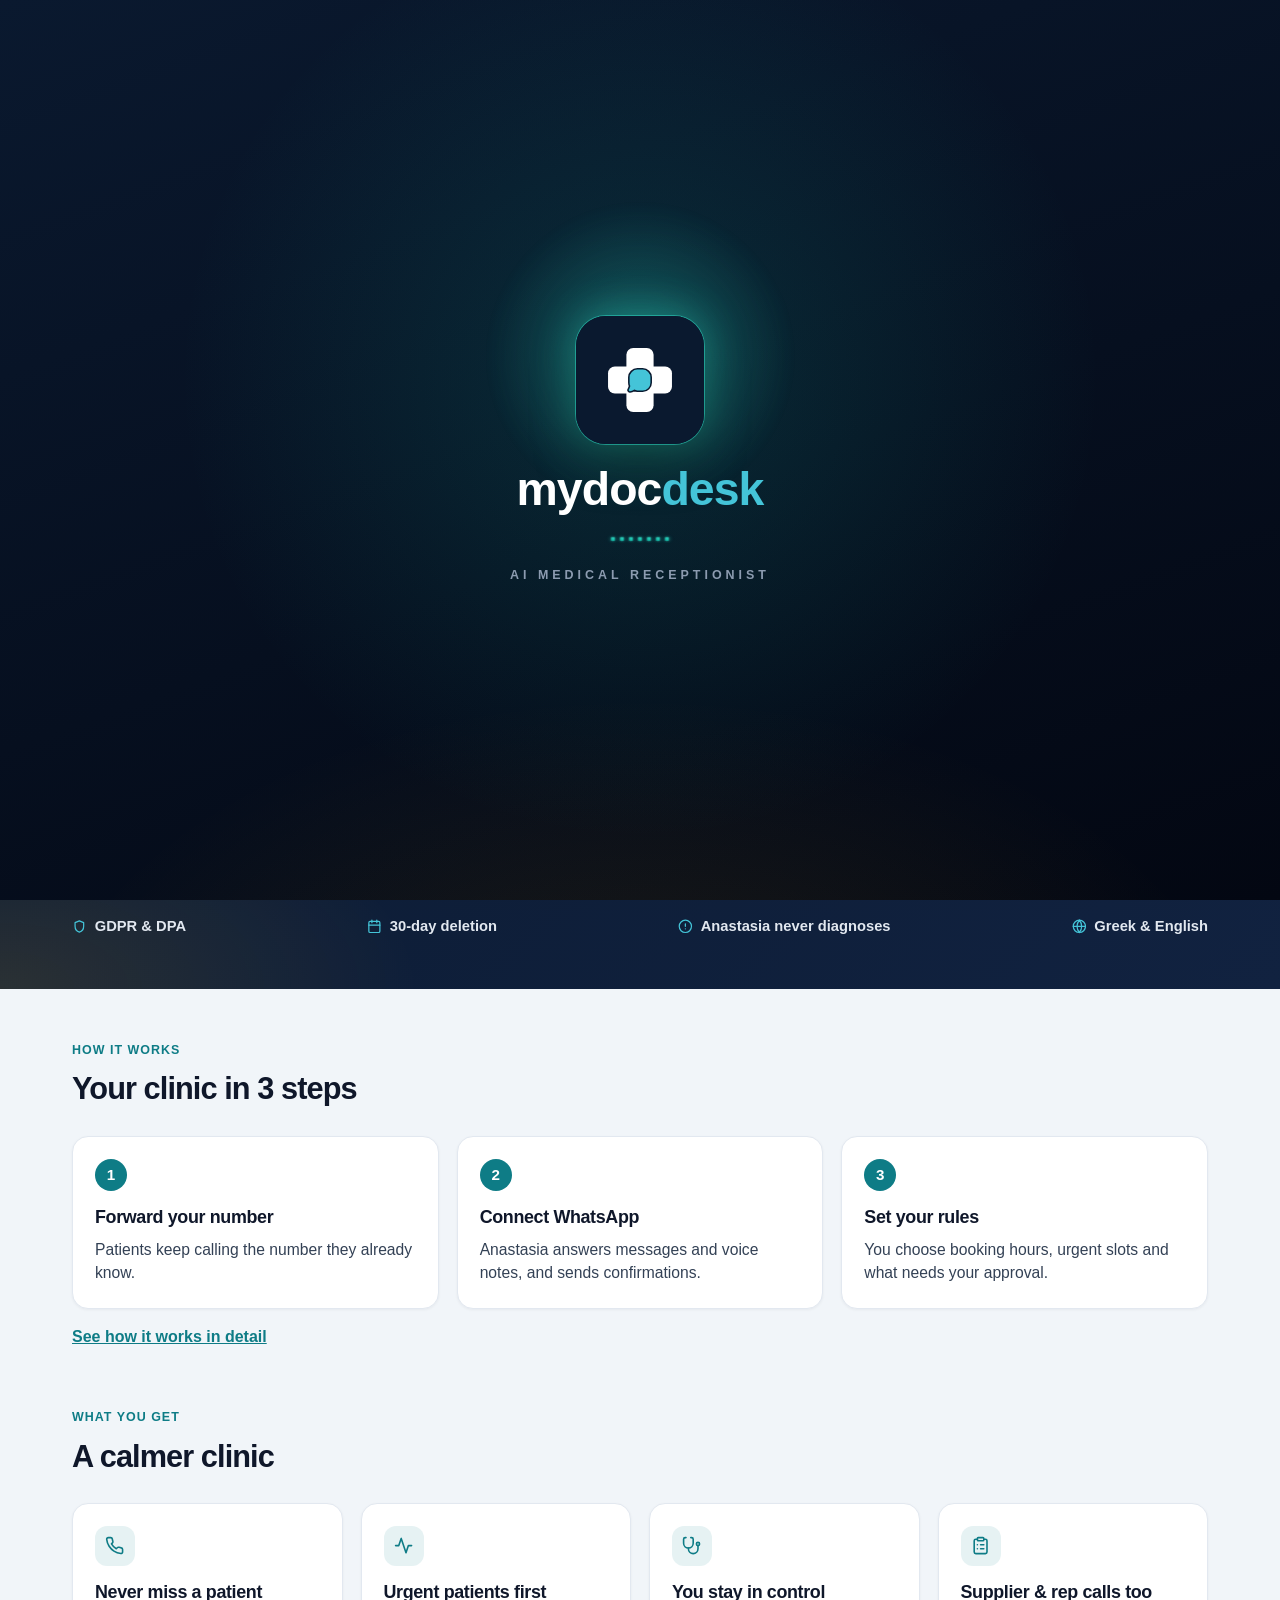
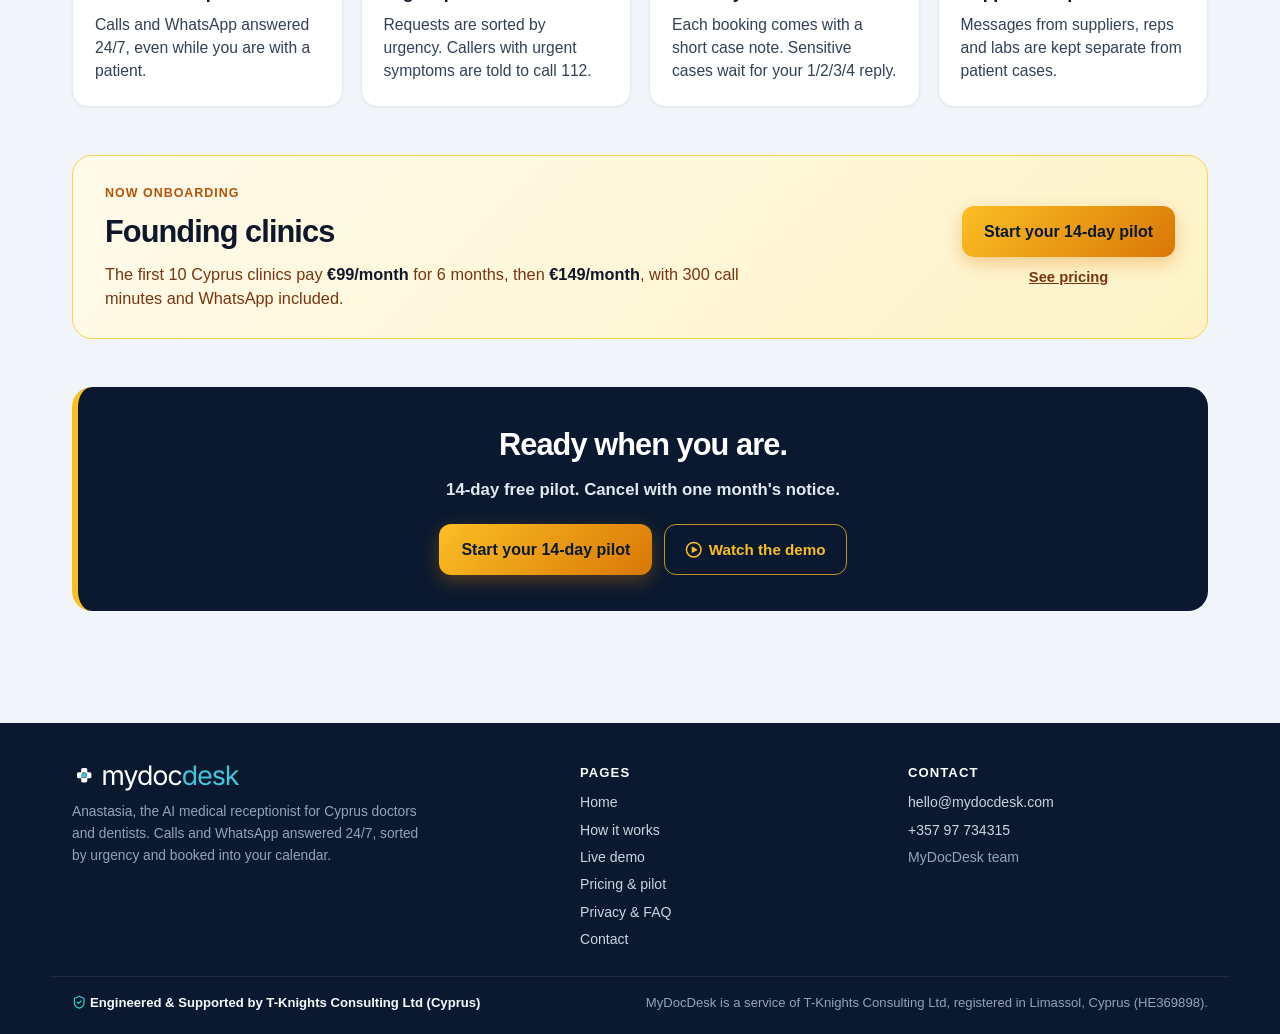
<file: index.html>
<!DOCTYPE html>
<html lang="en">
<head>
  <meta charset="UTF-8" />
  <meta name="viewport" content="width=device-width, initial-scale=1.0" />
  <title data-el="MyDocDesk — AI Ιατρική Γραμματέας για ιατρεία στην Κύπρο">MyDocDesk — AI Medical Receptionist for Cyprus Clinics</title>
  <meta name="description" content="We answer your calls. You treat your patients. MyDocDesk gives Cyprus doctors and dentists an AI medical receptionist, Anastasia, who answers calls and WhatsApp messages 24/7, sorts requests by urgency, writes pre-visit case notes and books patients into the doctor&#x27;s calendar." data-el="Εμείς απαντάμε στις κλήσεις σας. Εσείς φροντίζετε τους ασθενείς σας. Το MyDocDesk δίνει στους γιατρούς και οδοντιάτρους της Κύπρου μια AI ιατρική γραμματέα, την Αναστασία, που απαντά σε κλήσεις και μηνύματα WhatsApp 24/7, ταξινομεί κατά επείγον, συντάσσει σημείωμα πριν από την επίσκεψη και κλείνει ραντεβού στο ημερολόγιο του γιατρού." />
  <link rel="canonical" href="https://mydocdesk.com/" />
  <meta name="theme-color" content="#0a192f" />
  <meta property="og:type" content="website" />
  <meta property="og:site_name" content="MyDocDesk" />
  <meta property="og:url" content="https://mydocdesk.com/" />
  <meta property="og:title" content="MyDocDesk — AI Medical Receptionist for Cyprus Clinics" data-el="MyDocDesk — AI Ιατρική Γραμματέας για ιατρεία στην Κύπρο" />
  <meta property="og:description" content="We answer your calls. You treat your patients. MyDocDesk gives Cyprus doctors and dentists an AI medical receptionist, Anastasia, who answers calls and WhatsApp messages 24/7, sorts requests by urgency, writes pre-visit case notes and books patients into the doctor&#x27;s calendar." data-el="Εμείς απαντάμε στις κλήσεις σας. Εσείς φροντίζετε τους ασθενείς σας. Το MyDocDesk δίνει στους γιατρούς και οδοντιάτρους της Κύπρου μια AI ιατρική γραμματέα, την Αναστασία, που απαντά σε κλήσεις και μηνύματα WhatsApp 24/7, ταξινομεί κατά επείγον, συντάσσει σημείωμα πριν από την επίσκεψη και κλείνει ραντεβού στο ημερολόγιο του γιατρού." />
  <meta property="og:image" content="https://mydocdesk.com/assets/og-image.png" />
  <meta property="og:image:width" content="1200" />
  <meta property="og:image:height" content="630" />
  <meta property="og:image:alt" content="MyDocDesk — AI Medical Receptionist for Cyprus Clinics" />
  <meta property="og:locale" content="en_GB" />
  <meta property="og:locale:alternate" content="el_GR" />
  <meta name="twitter:card" content="summary_large_image" />
  <meta name="twitter:title" content="MyDocDesk — AI Medical Receptionist for Cyprus Clinics" />
  <meta name="twitter:description" content="We answer your calls. You treat your patients. MyDocDesk gives Cyprus doctors and dentists an AI medical receptionist, Anastasia, who answers calls and WhatsApp messages 24/7, sorts requests by urgency, writes pre-visit case notes and books patients into the doctor&#x27;s calendar." />
  <meta name="twitter:image" content="https://mydocdesk.com/assets/og-image.png" />
  <meta name="twitter:image:alt" content="MyDocDesk — AI Medical Receptionist for Cyprus Clinics" />
  <link rel="icon" href="./favicon.ico" sizes="any" />
  <link rel="icon" type="image/svg+xml" href="./assets/brand/favicon-32.svg" />
  <link rel="icon" type="image/png" sizes="32x32" href="./assets/brand/favicon-32.png" />
  <link rel="apple-touch-icon" href="./apple-touch-icon.png" />
  <link rel="stylesheet" href="./styles.css?v=20261119c" />
  <link rel="stylesheet" href="./site.css?v=20261119c" />
  <script>
    (function () {
      try {
        var q = new URLSearchParams(location.search).get("lang");
        var l = q === "el" || q === "en" ? q : localStorage.getItem("mydocdesk-lang");
        if (l === "el") {
          document.documentElement.lang = "el";
          document.documentElement.classList.add("i18n-pending");
          setTimeout(function () { document.documentElement.classList.remove("i18n-pending"); }, 2500);
        }
      } catch (e) {}
    })();
  </script>
  <script>
    /* Old single-page links (?tab=, #day-with-anastasia, #privacy-trust) now live on their own pages */
    (function () {
      try {
        var s = new URLSearchParams(location.search), tab = s.get("tab"), h = (location.hash || "").slice(1);
        var demoTabs = ["simulator", "schedule", "marketplace", "logos"];
        if (tab && demoTabs.indexOf(tab) > -1) { location.replace("./demo.html" + location.search + location.hash); return; }
        if (demoTabs.indexOf(h) > -1 || h === "day-with-anastasia") { location.replace("./demo.html" + location.search + "#" + h); return; }
        if (h === "privacy-trust") { location.replace("./privacy-faq.html" + location.search + "#privacy-trust"); }
      } catch (e) {}
    })();
  </script>
  <script>
    /* Opening logo intro: home page only, once per browser session, never with reduced motion */
    (function () {
      try {
        if (sessionStorage.getItem("mydocdesk-intro-seen")) return;
        if (window.matchMedia && matchMedia("(prefers-reduced-motion: reduce)").matches) return;
        if (/[?&]nointro\b/.test(location.search)) return;
        document.documentElement.classList.add("md-intro-on");
      } catch (e) {}
    })();
  </script>
</head>
<body class="mp-page page-home" data-page="home">
  <div class="md-intro" id="md-intro" aria-hidden="true">
    <div class="md-intro-stage">
      <div class="md-intro-halo"></div>
      <div class="md-intro-tile"><img src="./assets/brand/avatar.svg" alt="" width="128" height="128" decoding="sync" /></div>
      <div class="md-intro-word" data-no-i18n><span class="brand-name-mydoc">mydoc</span><span class="brand-name-desk">desk</span></div>
      <div class="md-intro-wave"><i style="--d:0ms;--h:0.45"></i><i style="--d:90ms;--h:0.8"></i><i style="--d:180ms;--h:1"></i><i style="--d:270ms;--h:0.65"></i><i style="--d:360ms;--h:0.9"></i><i style="--d:450ms;--h:0.55"></i><i style="--d:540ms;--h:0.35"></i></div>
      <div class="md-intro-tag">AI Medical Receptionist</div>
    </div>
  </div>
  <script>
    (function () {
      var root = document.documentElement, el = document.getElementById("md-intro");
      if (!el) return;
      if (!root.classList.contains("md-intro-on")) { el.parentNode.removeChild(el); return; }
      try { sessionStorage.setItem("mydocdesk-intro-seen", "1"); } catch (e) {}
      var done = false, evs = ["pointerdown", "keydown", "wheel", "touchstart"];
      function end(skip) {
        if (done) return; done = true;
        evs.forEach(function (n) { window.removeEventListener(n, onSkip, true); });
        el.classList.add(skip ? "is-skip" : "is-out");
        setTimeout(function () { if (el.parentNode) el.parentNode.removeChild(el); root.classList.remove("md-intro-on"); }, skip ? 240 : 480);
      }
      function onSkip() { end(true); }
      evs.forEach(function (n) { window.addEventListener(n, onSkip, { capture: true, passive: true }); });
      setTimeout(function () { end(false); }, 1550);
    })();
  </script>
  <a class="skip-link" href="#main">Skip to content</a>
  <header class="site-header" id="site-header">
    <div class="site-header-inner">
      <a class="site-brand" href="./index.html" aria-label="MyDocDesk home">
        <img src="./assets/brand/icon-on-dark.svg" alt="" class="brand-mark-img" width="40" height="40" />
        <span class="site-brand-text">
          <img src="./assets/brand/wordmark-on-dark.svg" alt="MyDocDesk" class="brand-word-img" width="131" height="25" data-no-i18n />
          <span class="site-brand-tag">AI Medical Receptionist</span>
        </span>
      </a>
      <nav class="site-nav" id="site-nav" aria-label="Main menu">
        <a href="./index.html" class="site-nav-link active" aria-current="page" data-page="home">Home</a>
        <a href="./how-it-works.html" class="site-nav-link" data-page="how">How it works</a>
        <a href="./demo.html" class="site-nav-link" data-page="demo">Live demo</a>
        <a href="./pricing.html" class="site-nav-link" data-page="pricing">Pricing &amp; pilot</a>
        <a href="./privacy-faq.html" class="site-nav-link" data-page="privacy">Privacy &amp; FAQ</a>
        <a href="./contact.html" class="site-nav-link" data-page="contact">Contact</a>
        <a href="./contact.html" class="pilot-cta-btn site-nav-cta">Start your 14-day pilot</a>
      </nav>
      <div class="site-header-actions">
        <div class="lang-switch" id="lang-switch" role="group" aria-label="Language / Γλώσσα">
          <button type="button" class="lang-switch-btn active" data-lang="en" aria-pressed="true" onclick="setSiteLanguage('en')" title="English" lang="en"><svg class="flag-ico" viewBox="0 0 60 30" width="16" height="11" preserveAspectRatio="xMidYMid slice" aria-hidden="true" focusable="false"><clipPath id="flag-uk-t"><path d="M30,15 h30 v15 z v15 h-30 z h-30 v-15 z v-15 h30 z"/></clipPath><path d="M0,0 v30 h60 v-30 z" fill="#012169"/><path d="M0,0 L60,30 M60,0 L0,30" stroke="#fff" stroke-width="6"/><path d="M0,0 L60,30 M60,0 L0,30" clip-path="url(#flag-uk-t)" stroke="#C8102E" stroke-width="4"/><path d="M30,0 v30 M0,15 h60" stroke="#fff" stroke-width="10"/><path d="M30,0 v30 M0,15 h60" stroke="#C8102E" stroke-width="6"/></svg><span>EN</span></button>
          <button type="button" class="lang-switch-btn" data-lang="el" aria-pressed="false" onclick="setSiteLanguage('el')" title="Ελληνικά" lang="el"><svg class="flag-ico" viewBox="0 0 27 18" width="16" height="11" preserveAspectRatio="xMidYMid slice" aria-hidden="true" focusable="false"><rect width="27" height="18" fill="#0D5EAF"/><path fill="#fff" d="M0 2h27v2H0zM0 6h27v2H0zM0 10h27v2H0zM0 14h27v2H0z"/><rect width="10" height="10" fill="#0D5EAF"/><path fill="#fff" d="M4 0h2v10H4zM0 4h10v2H0z"/></svg><span>ΕΛ</span></button>
        </div>
        <a href="./contact.html" class="pilot-cta-btn header-cta">Start your 14-day pilot</a>
        <button type="button" class="nav-toggle" id="nav-toggle" aria-expanded="false" aria-controls="site-nav" aria-label="Open menu">
          <svg viewBox="0 0 24 24" width="22" height="22" aria-hidden="true" focusable="false"><path class="nt-open" d="M3 6h18M3 12h18M3 18h18" stroke="currentColor" stroke-width="2.2" stroke-linecap="round" fill="none"/><path class="nt-close" d="M5 5l14 14M19 5L5 19" stroke="currentColor" stroke-width="2.2" stroke-linecap="round" fill="none"/></svg>
        </button>
      </div>
    </div>
  </header>

  <main class="mp-main hp-main" id="main">
    <section class="mp-hero hp-hero">
      <div class="mp-hero-copy">
        <div class="mp-eyebrow mp-eyebrow-light"><span class="pulse-dot" aria-hidden="true"></span><span>For Cyprus doctors, GeSY clinics &amp; dentists</span></div>
        <h1>Your AI medical receptionist, answering calls &amp; WhatsApp <span class="mp-hl">24/7</span></h1>
        <p class="mp-tagline"><span class="mp-tag-a">We answer your calls.</span> <span class="mp-tag-b">You treat your patients.</span></p>
        <div class="mp-hero-actions">
          <a href="./contact.html" class="pilot-cta-btn large" id="btn-pilot-hero">Start your 14-day pilot</a>
          <a href="./demo.html" class="mp-btn-ghost" id="btn-demo-hero"><svg class="ico ico-play" viewBox="0 0 24 24" width="1em" height="1em" fill="none" stroke="currentColor" stroke-width="2" stroke-linecap="round" stroke-linejoin="round" aria-hidden="true" focusable="false"><circle cx="12" cy="12" r="10"/><path d="M10 8.5v7l6-3.5z" fill="currentColor" stroke-width="1.5"/></svg> Watch the demo</a>
        </div>
        <ul class="mp-hero-facts">
          <li><svg class="ico ico-check" viewBox="0 0 24 24" width="1em" height="1em" fill="none" stroke="currentColor" stroke-width="2" stroke-linecap="round" stroke-linejoin="round" aria-hidden="true" focusable="false"><path d="M20 6 9 17l-5-5"/></svg> Keep your existing clinic number</li>
          <li><svg class="ico ico-check" viewBox="0 0 24 24" width="1em" height="1em" fill="none" stroke="currentColor" stroke-width="2" stroke-linecap="round" stroke-linejoin="round" aria-hidden="true" focusable="false"><path d="M20 6 9 17l-5-5"/></svg> 14-day free pilot</li>
          <li><svg class="ico ico-check" viewBox="0 0 24 24" width="1em" height="1em" fill="none" stroke="currentColor" stroke-width="2" stroke-linecap="round" stroke-linejoin="round" aria-hidden="true" focusable="false"><path d="M20 6 9 17l-5-5"/></svg> Cancel with one month's notice</li>
        </ul>
      </div>
      <figure class="mp-hero-photo">
        <picture>
          <source type="image/webp" srcset="./assets/hero/anastasia-reception-480.webp 480w, ./assets/hero/anastasia-reception-768.webp 768w, ./assets/hero/anastasia-reception-1024.webp 1024w" sizes="(max-width: 900px) calc(100vw - 32px), 520px" />
          <img src="./assets/hero/anastasia-reception-768.jpg" width="768" height="576" fetchpriority="high" decoding="async"
               alt="A smiling receptionist with a headset at a bright clinic reception desk: Anastasia answers your clinic&#x27;s phone" />
        </picture>
        <figcaption class="mp-hero-chip"><span class="mp-chip-dot" aria-hidden="true"></span><span class="mp-chip-ico" aria-hidden="true"><svg class="ico ico-phone" viewBox="0 0 24 24" width="1em" height="1em" fill="none" stroke="currentColor" stroke-width="2" stroke-linecap="round" stroke-linejoin="round" aria-hidden="true" focusable="false"><path d="M22 16.92v3a2 2 0 0 1-2.18 2 19.79 19.79 0 0 1-8.63-3.07 19.5 19.5 0 0 1-6-6 19.79 19.79 0 0 1-3.07-8.67A2 2 0 0 1 4.11 2h3a2 2 0 0 1 2 1.72c.13.96.36 1.9.7 2.81a2 2 0 0 1-.45 2.11L8.09 9.91a16 16 0 0 0 6 6l1.27-1.27a2 2 0 0 1 2.11-.45c.91.34 1.85.57 2.81.7A2 2 0 0 1 22 16.92z"/></svg></span> <strong>Anastasia</strong> <span class="mp-chip-sep" aria-hidden="true">·</span> <span>answering now</span></figcaption>
      </figure>
      <div class="mp-hero-visual">
        <div class="phone-frame mp-hero-phone" role="img" aria-label="Example: the doctor approves an urgent booking on WhatsApp with one number">
          <div class="phone-notch" aria-hidden="true"></div>
          <div class="phone-header">
            <div class="phone-avatar" aria-hidden="true">A</div>
            <div>
              <div class="phone-contact">Anastasia • MyDocDesk</div>
              <div class="phone-status">AI receptionist for your clinic</div>
            </div>
          </div>
          <div class="phone-thread">
              <div class="day-time-sep">12:05</div>
              <div class="bubble in">
                <div class="bubble-tag">🔴 Approval needed • #MD-409</div>
                Leo K. (4y, GeSY): 39.6°C fever since last night + right ear pain. No urgent symptoms reported. Reply:<br/>
                <strong>1</strong> book today 12:30 buffer • <strong>2</strong> tomorrow 09:00 • <strong>3</strong> I'll call the parent • <strong>4</strong> decline
                <span class="bubble-meta">12:05</span>
              </div>
              <div class="bubble out">1<span class="bubble-meta">12:06 ✓✓</span></div>
              <div class="bubble in">
                ✅ Done. Leo is booked at 12:30, mother confirmed on WhatsApp, case note pinned to the calendar event.
                <span class="bubble-meta">12:06</span>
              </div>
          </div>
        </div>
        <p class="mp-illustrative"><svg class="ico ico-info" viewBox="0 0 24 24" width="1em" height="1em" fill="none" stroke="currentColor" stroke-width="2" stroke-linecap="round" stroke-linejoin="round" aria-hidden="true" focusable="false"><circle cx="12" cy="12" r="10"/><path d="M12 16v-4M12 8h.01"/></svg><span>Illustrative example – not a real clinic or patient</span></p>
      </div>
      <ul class="hp-trust" aria-label="Trust and safety">
        <li><svg class="ico" viewBox="0 0 24 24" width="18" height="18" fill="none" stroke="currentColor" stroke-width="2" stroke-linecap="round" stroke-linejoin="round" aria-hidden="true" focusable="false"><path d="M12 3 5 6v6c0 5 3.2 8.4 7 9.5 3.8-1.1 7-4.5 7-9.5V6l-7-3z"/></svg><span>GDPR &amp; DPA</span></li>
        <li><svg class="ico" viewBox="0 0 24 24" width="18" height="18" fill="none" stroke="currentColor" stroke-width="2" stroke-linecap="round" stroke-linejoin="round" aria-hidden="true" focusable="false"><rect x="3" y="4" width="18" height="18" rx="2"/><path d="M8 2v4M16 2v4M3 10h18"/></svg><span>30-day deletion</span></li>
        <li><svg class="ico" viewBox="0 0 24 24" width="18" height="18" fill="none" stroke="currentColor" stroke-width="2" stroke-linecap="round" stroke-linejoin="round" aria-hidden="true" focusable="false"><circle cx="12" cy="12" r="10"/><path d="M12 8v4M12 16h.01"/></svg><span>Anastasia never diagnoses</span></li>
        <li><svg class="ico" viewBox="0 0 24 24" width="18" height="18" fill="none" stroke="currentColor" stroke-width="2" stroke-linecap="round" stroke-linejoin="round" aria-hidden="true" focusable="false"><circle cx="12" cy="12" r="10"/><path d="M2 12h20M12 2a15 15 0 0 1 0 20M12 2a15 15 0 0 0 0 20"/></svg><span>Greek &amp; English</span></li>
      </ul>
    </section>

    <section class="hp-section" id="clinic-3-steps" aria-labelledby="setup-title">
      <div class="hp-section-head">
        <div class="hp-eyebrow">How it works</div>
        <h2 id="setup-title">Your clinic in 3 steps</h2>
      </div>
      <ol class="hp-steps">
        <li>
          <span class="hp-step-num" aria-hidden="true">1</span>
          <h3>Forward your number</h3>
          <p>Patients keep calling the number they already know.</p>
        </li>
        <li>
          <span class="hp-step-num" aria-hidden="true">2</span>
          <h3>Connect WhatsApp</h3>
          <p>Anastasia answers messages and voice notes, and sends confirmations.</p>
        </li>
        <li>
          <span class="hp-step-num" aria-hidden="true">3</span>
          <h3>Set your rules</h3>
          <p>You choose booking hours, urgent slots and what needs your approval.</p>
        </li>
      </ol>
      <p class="hp-more"><a href="./how-it-works.html">See how it works in detail</a></p>
    </section>

    <section class="hp-section hp-benefits-wrap" aria-labelledby="benefits-title">
      <div class="hp-section-head">
        <div class="hp-eyebrow">What you get</div>
        <h2 id="benefits-title">A calmer clinic</h2>
      </div>
      <div class="hp-benefits">
        <article class="hp-benefit">
          <div class="hp-benefit-ico" aria-hidden="true"><svg class="ico ico-phone" viewBox="0 0 24 24" width="1em" height="1em" fill="none" stroke="currentColor" stroke-width="2" stroke-linecap="round" stroke-linejoin="round" aria-hidden="true" focusable="false"><path d="M22 16.92v3a2 2 0 0 1-2.18 2 19.79 19.79 0 0 1-8.63-3.07 19.5 19.5 0 0 1-6-6 19.79 19.79 0 0 1-3.07-8.67A2 2 0 0 1 4.11 2h3a2 2 0 0 1 2 1.72c.13.96.36 1.9.7 2.81a2 2 0 0 1-.45 2.11L8.09 9.91a16 16 0 0 0 6 6l1.27-1.27a2 2 0 0 1 2.11-.45c.91.34 1.85.57 2.81.7A2 2 0 0 1 22 16.92z"/></svg></div>
          <h3>Never miss a patient</h3>
          <p>Calls and WhatsApp answered 24/7, even while you are with a patient.</p>
        </article>
        <article class="hp-benefit">
          <div class="hp-benefit-ico" aria-hidden="true"><svg class="ico ico-activity" viewBox="0 0 24 24" width="1em" height="1em" fill="none" stroke="currentColor" stroke-width="2" stroke-linecap="round" stroke-linejoin="round" aria-hidden="true" focusable="false"><path d="M22 12h-4l-3 9L9 3l-3 9H2"/></svg></div>
          <h3>Urgent patients first</h3>
          <p>Requests are sorted by urgency. Callers with urgent symptoms are told to call 112.</p>
        </article>
        <article class="hp-benefit">
          <div class="hp-benefit-ico" aria-hidden="true"><svg class="ico ico-stethoscope" viewBox="0 0 24 24" width="1em" height="1em" fill="none" stroke="currentColor" stroke-width="2" stroke-linecap="round" stroke-linejoin="round" aria-hidden="true" focusable="false"><path d="M5 2H4a2 2 0 0 0-2 2v5a6 6 0 0 0 12 0V4a2 2 0 0 0-2-2h-1"/><path d="M8 15v1a6 6 0 0 0 12 0v-4"/><circle cx="20" cy="10" r="2"/></svg></div>
          <h3>You stay in control</h3>
          <p>Each booking comes with a short case note. Sensitive cases wait for your 1/2/3/4 reply.</p>
        </article>
        <article class="hp-benefit">
          <div class="hp-benefit-ico" aria-hidden="true"><svg class="ico ico-clipboard" viewBox="0 0 24 24" width="1em" height="1em" fill="none" stroke="currentColor" stroke-width="2" stroke-linecap="round" stroke-linejoin="round" aria-hidden="true" focusable="false"><rect x="8" y="2" width="8" height="4" rx="1"/><path d="M16 4h2a2 2 0 0 1 2 2v14a2 2 0 0 1-2 2H6a2 2 0 0 1-2-2V6a2 2 0 0 1 2-2h2"/><path d="M12 11h4M12 16h4M8 11h.01M8 16h.01"/></svg></div>
          <h3>Supplier &amp; rep calls too</h3>
          <p>Messages from suppliers, reps and labs are kept separate from patient cases.</p>
        </article>
      </div>
    </section>

    <section class="hp-founding-wrap" id="founding" aria-labelledby="founding-title">
      <div class="hp-founding">
        <div class="hp-founding-copy">
          <div class="hp-eyebrow hp-eyebrow-gold">Now onboarding</div>
          <h2 id="founding-title">Founding clinics</h2>
          <p>The first 10 Cyprus clinics pay <strong>€99/month</strong> for 6 months, then <strong>€149/month</strong>, with 300 call minutes and WhatsApp included.</p>
        </div>
        <div class="hp-founding-actions">
          <a href="./contact.html" class="pilot-cta-btn large" id="btn-pilot-founding">Start your 14-day pilot</a>
          <a href="./pricing.html" class="hp-founding-link">See pricing</a>
        </div>
      </div>
    </section>

    <section class="hp-final" aria-labelledby="final-title">
      <h2 id="final-title">Ready when you are.</h2>
      <p>14-day free pilot. Cancel with one month's notice.</p>
      <div class="hp-final-actions">
        <a href="./contact.html" class="pilot-cta-btn large" id="btn-pilot-final">Start your 14-day pilot</a>
        <a href="./demo.html" class="mp-btn-ghost" id="btn-demo-final"><svg class="ico ico-play" viewBox="0 0 24 24" width="1em" height="1em" fill="none" stroke="currentColor" stroke-width="2" stroke-linecap="round" stroke-linejoin="round" aria-hidden="true" focusable="false"><circle cx="12" cy="12" r="10"/><path d="M10 8.5v7l6-3.5z" fill="currentColor" stroke-width="1.5"/></svg> Watch the demo</a>
      </div>
    </section>
  </main>

  <footer class="site-footer mp-footer">
    <div class="mp-footer-grid">
      <div class="mp-footer-col mp-footer-brand">
        <div class="mp-footer-logo" data-no-i18n><img src="./assets/brand/lockup-on-dark.svg" alt="MyDocDesk" width="170" height="30" /></div>
        <p>Anastasia, the AI medical receptionist for Cyprus doctors and dentists. Calls and WhatsApp answered 24/7, sorted by urgency and booked into your calendar.</p>
      </div>
      <nav class="mp-footer-col" aria-label="Footer menu">
        <div class="mp-footer-title">Pages</div>
        <ul>
          <li><a href="./index.html">Home</a></li>
          <li><a href="./how-it-works.html">How it works</a></li>
          <li><a href="./demo.html">Live demo</a></li>
          <li><a href="./pricing.html">Pricing &amp; pilot</a></li>
          <li><a href="./privacy-faq.html">Privacy &amp; FAQ</a></li>
          <li><a href="./contact.html">Contact</a></li>
        </ul>
      </nav>
      <div class="mp-footer-col">
        <div class="mp-footer-title">Contact</div>
        <ul>
          <li><a href="mailto:hello@mydocdesk.com" data-no-i18n>hello@mydocdesk.com</a></li>
          <li><a href="tel:+35797734315" data-no-i18n>+357 97 734315</a></li>
          <li>MyDocDesk team</li>
        </ul>
      </div>
    </div>
    <div class="mp-footer-bottom">
      <div class="site-footer-trust" data-no-i18n><svg class="ico ico-shield-check" viewBox="0 0 24 24" width="1em" height="1em" fill="none" stroke="currentColor" stroke-width="2" stroke-linecap="round" stroke-linejoin="round" aria-hidden="true" focusable="false"><path d="M20 13c0 5-3.5 7.5-7.66 8.95a1 1 0 0 1-.67-.01C7.5 20.5 4 18 4 13V6a1 1 0 0 1 1-1c2 0 4.5-1.2 6.24-2.72a1.17 1.17 0 0 1 1.52 0C14.51 3.81 17 5 19 5a1 1 0 0 1 1 1z"/><path d="m9 12 2 2 4-4"/></svg> <strong>Engineered &amp; Supported by T-Knights Consulting Ltd (Cyprus)</strong></div>
      <div class="site-footer-legal">MyDocDesk is a service of T-Knights Consulting Ltd, registered in Limassol, Cyprus (HE369898).</div>
    </div>
  </footer>

  <nav class="mobile-quick-jump mp-bottom-bar" aria-label="Quick links">
    <a href="./index.html" class="mjump-btn active" aria-current="page"><span class="mj-ico" aria-hidden="true"><svg class="ico ico-home" viewBox="0 0 24 24" width="1em" height="1em" fill="none" stroke="currentColor" stroke-width="2" stroke-linecap="round" stroke-linejoin="round" aria-hidden="true" focusable="false"><path d="M3 9.5 12 3l9 6.5V20a1 1 0 0 1-1 1h-5v-6H9v6H4a1 1 0 0 1-1-1z"/></svg></span><span class="mj-lbl">Home</span></a>
    <a href="./how-it-works.html" class="mjump-btn"><span class="mj-ico" aria-hidden="true"><svg class="ico ico-sliders" viewBox="0 0 24 24" width="1em" height="1em" fill="none" stroke="currentColor" stroke-width="2" stroke-linecap="round" stroke-linejoin="round" aria-hidden="true" focusable="false"><path d="M21 4h-7M10 4H3M21 12h-9M8 12H3M21 20h-5M12 20H3M14 2v4M8 10v4M16 18v4"/></svg></span><span class="mj-lbl">How</span></a>
    <a href="./demo.html" class="mjump-btn"><span class="mj-ico" aria-hidden="true"><svg class="ico ico-play" viewBox="0 0 24 24" width="1em" height="1em" fill="none" stroke="currentColor" stroke-width="2" stroke-linecap="round" stroke-linejoin="round" aria-hidden="true" focusable="false"><circle cx="12" cy="12" r="10"/><path d="M10 8.5v7l6-3.5z" fill="currentColor" stroke-width="1.5"/></svg></span><span class="mj-lbl">Demo</span></a>
    <a href="./pricing.html" class="mjump-btn"><span class="mj-ico" aria-hidden="true"><svg class="ico ico-euro" viewBox="0 0 24 24" width="1em" height="1em" fill="none" stroke="currentColor" stroke-width="2" stroke-linecap="round" stroke-linejoin="round" aria-hidden="true" focusable="false"><path d="M4 10h12M4 14h9"/><path d="M19 6a7.7 7.7 0 0 0-5.2-2A7.9 7.9 0 0 0 6 12c0 4.4 3.5 8 7.8 8 2 0 3.8-.8 5.2-2"/></svg></span><span class="mj-lbl">Pricing</span></a>
    <a href="./contact.html" class="mjump-btn"><span class="mj-ico" aria-hidden="true"><svg class="ico ico-mail" viewBox="0 0 24 24" width="1em" height="1em" fill="none" stroke="currentColor" stroke-width="2" stroke-linecap="round" stroke-linejoin="round" aria-hidden="true" focusable="false"><rect x="2" y="4" width="20" height="16" rx="2"/><path d="m22 7-10 6L2 7"/></svg></span><span class="mj-lbl">Contact</span></a>
  </nav>

  <script src="./i18n.js?v=20261119c"></script>
  <script src="./i18n-el.js?v=20261119c"></script>
  <script src="./site.js?v=20261119c"></script>
</body>
</html>
</file>
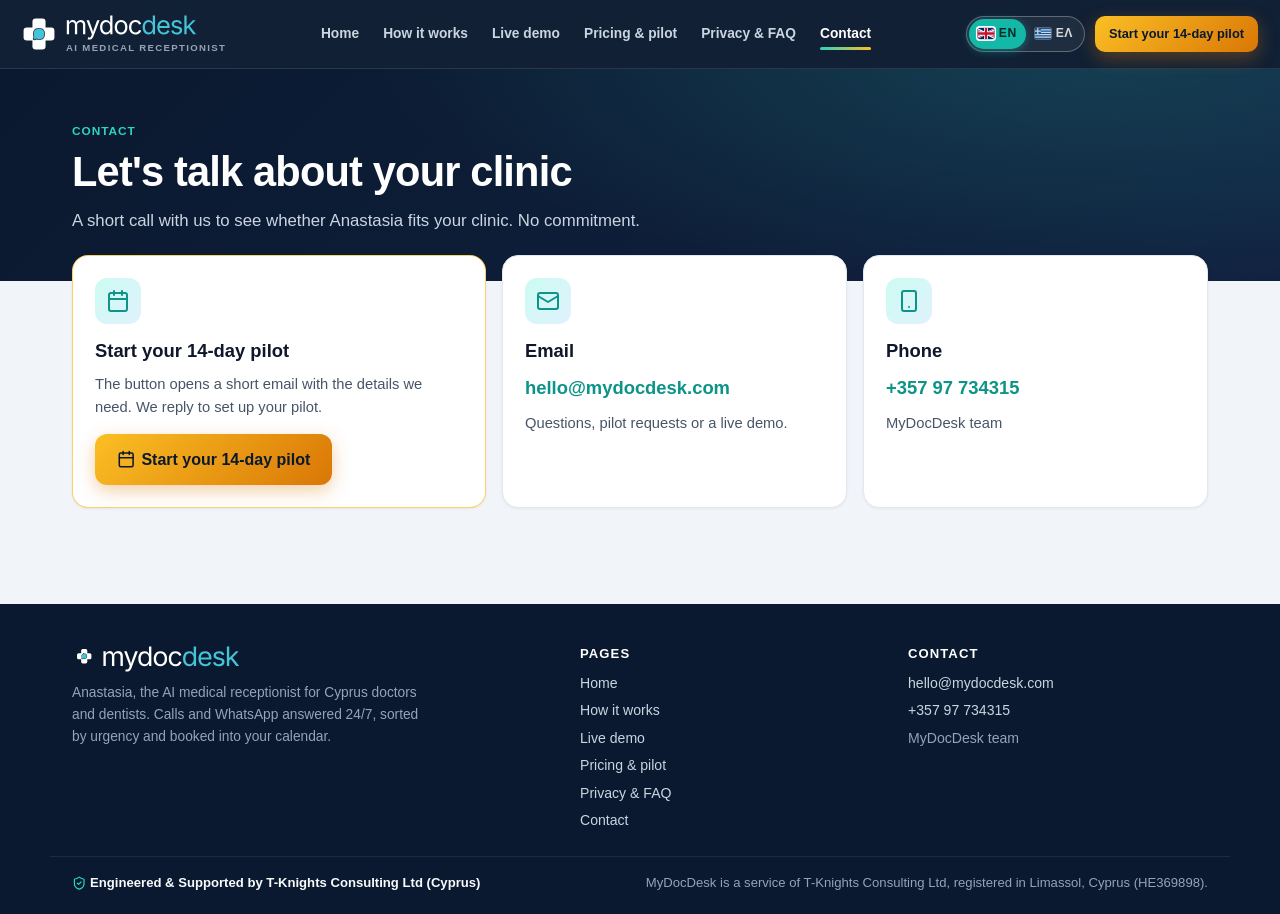
<file: contact.html>
<!DOCTYPE html>
<html lang="en">
<head>
  <meta charset="UTF-8" />
  <meta name="viewport" content="width=device-width, initial-scale=1.0" />
  <title data-el="Επικοινωνία — MyDocDesk">Contact — MyDocDesk</title>
  <meta name="description" content="Start your 14-day MyDocDesk pilot: hello@mydocdesk.com or +357 97 734315." data-el="Ξεκινήστε το 14ήμερο πιλοτικό του MyDocDesk: hello@mydocdesk.com ή +357 97 734315." />
  <link rel="canonical" href="https://mydocdesk.com/contact.html" />
  <meta name="theme-color" content="#0a192f" />
  <meta property="og:type" content="website" />
  <meta property="og:site_name" content="MyDocDesk" />
  <meta property="og:url" content="https://mydocdesk.com/contact.html" />
  <meta property="og:title" content="Contact — MyDocDesk" data-el="Επικοινωνία — MyDocDesk" />
  <meta property="og:description" content="Start your 14-day MyDocDesk pilot: hello@mydocdesk.com or +357 97 734315." data-el="Ξεκινήστε το 14ήμερο πιλοτικό του MyDocDesk: hello@mydocdesk.com ή +357 97 734315." />
  <meta property="og:image" content="https://mydocdesk.com/assets/og-image.png" />
  <meta property="og:image:width" content="1200" />
  <meta property="og:image:height" content="630" />
  <meta property="og:image:alt" content="MyDocDesk — AI Medical Receptionist for Cyprus Clinics" />
  <meta property="og:locale" content="en_GB" />
  <meta property="og:locale:alternate" content="el_GR" />
  <meta name="twitter:card" content="summary_large_image" />
  <meta name="twitter:title" content="Contact — MyDocDesk" />
  <meta name="twitter:description" content="Start your 14-day MyDocDesk pilot: hello@mydocdesk.com or +357 97 734315." />
  <meta name="twitter:image" content="https://mydocdesk.com/assets/og-image.png" />
  <meta name="twitter:image:alt" content="MyDocDesk — AI Medical Receptionist for Cyprus Clinics" />
  <link rel="icon" href="./favicon.ico" sizes="any" />
  <link rel="icon" type="image/svg+xml" href="./assets/brand/favicon-32.svg" />
  <link rel="icon" type="image/png" sizes="32x32" href="./assets/brand/favicon-32.png" />
  <link rel="apple-touch-icon" href="./apple-touch-icon.png" />
  <link rel="stylesheet" href="./styles.css?v=20261119c" />
  <link rel="stylesheet" href="./site.css?v=20261119c" />
  <script>
    (function () {
      try {
        var q = new URLSearchParams(location.search).get("lang");
        var l = q === "el" || q === "en" ? q : localStorage.getItem("mydocdesk-lang");
        if (l === "el") {
          document.documentElement.lang = "el";
          document.documentElement.classList.add("i18n-pending");
          setTimeout(function () { document.documentElement.classList.remove("i18n-pending"); }, 2500);
        }
      } catch (e) {}
    })();
  </script>
</head>
<body class="mp-page page-contact" data-page="contact">
  <a class="skip-link" href="#main">Skip to content</a>
  <header class="site-header" id="site-header">
    <div class="site-header-inner">
      <a class="site-brand" href="./index.html" aria-label="MyDocDesk home">
        <img src="./assets/brand/icon-on-dark.svg" alt="" class="brand-mark-img" width="40" height="40" />
        <span class="site-brand-text">
          <img src="./assets/brand/wordmark-on-dark.svg" alt="MyDocDesk" class="brand-word-img" width="131" height="25" data-no-i18n />
          <span class="site-brand-tag">AI Medical Receptionist</span>
        </span>
      </a>
      <nav class="site-nav" id="site-nav" aria-label="Main menu">
        <a href="./index.html" class="site-nav-link" data-page="home">Home</a>
        <a href="./how-it-works.html" class="site-nav-link" data-page="how">How it works</a>
        <a href="./demo.html" class="site-nav-link" data-page="demo">Live demo</a>
        <a href="./pricing.html" class="site-nav-link" data-page="pricing">Pricing &amp; pilot</a>
        <a href="./privacy-faq.html" class="site-nav-link" data-page="privacy">Privacy &amp; FAQ</a>
        <a href="./contact.html" class="site-nav-link active" aria-current="page" data-page="contact">Contact</a>
        <a href="./contact.html" class="pilot-cta-btn site-nav-cta">Start your 14-day pilot</a>
      </nav>
      <div class="site-header-actions">
        <div class="lang-switch" id="lang-switch" role="group" aria-label="Language / Γλώσσα">
          <button type="button" class="lang-switch-btn active" data-lang="en" aria-pressed="true" onclick="setSiteLanguage('en')" title="English" lang="en"><svg class="flag-ico" viewBox="0 0 60 30" width="16" height="11" preserveAspectRatio="xMidYMid slice" aria-hidden="true" focusable="false"><clipPath id="flag-uk-t"><path d="M30,15 h30 v15 z v15 h-30 z h-30 v-15 z v-15 h30 z"/></clipPath><path d="M0,0 v30 h60 v-30 z" fill="#012169"/><path d="M0,0 L60,30 M60,0 L0,30" stroke="#fff" stroke-width="6"/><path d="M0,0 L60,30 M60,0 L0,30" clip-path="url(#flag-uk-t)" stroke="#C8102E" stroke-width="4"/><path d="M30,0 v30 M0,15 h60" stroke="#fff" stroke-width="10"/><path d="M30,0 v30 M0,15 h60" stroke="#C8102E" stroke-width="6"/></svg><span>EN</span></button>
          <button type="button" class="lang-switch-btn" data-lang="el" aria-pressed="false" onclick="setSiteLanguage('el')" title="Ελληνικά" lang="el"><svg class="flag-ico" viewBox="0 0 27 18" width="16" height="11" preserveAspectRatio="xMidYMid slice" aria-hidden="true" focusable="false"><rect width="27" height="18" fill="#0D5EAF"/><path fill="#fff" d="M0 2h27v2H0zM0 6h27v2H0zM0 10h27v2H0zM0 14h27v2H0z"/><rect width="10" height="10" fill="#0D5EAF"/><path fill="#fff" d="M4 0h2v10H4zM0 4h10v2H0z"/></svg><span>ΕΛ</span></button>
        </div>
        <a href="./contact.html" class="pilot-cta-btn header-cta">Start your 14-day pilot</a>
        <button type="button" class="nav-toggle" id="nav-toggle" aria-expanded="false" aria-controls="site-nav" aria-label="Open menu">
          <svg viewBox="0 0 24 24" width="22" height="22" aria-hidden="true" focusable="false"><path class="nt-open" d="M3 6h18M3 12h18M3 18h18" stroke="currentColor" stroke-width="2.2" stroke-linecap="round" fill="none"/><path class="nt-close" d="M5 5l14 14M19 5L5 19" stroke="currentColor" stroke-width="2.2" stroke-linecap="round" fill="none"/></svg>
        </button>
      </div>
    </div>
  </header>

  <main class="mp-main" id="main">
    <section class="mp-page-hero">
      <div class="mp-eyebrow">Contact</div>
      <h1>Let's talk about your clinic</h1>
      <p class="mp-lead">A short call with us to see whether Anastasia fits your clinic. No commitment.</p>
    </section>

    <section class="mp-section contact-grid" aria-label="Contact options">
      <article class="mp-card contact-card featured">
        <div class="mp-card-ico" aria-hidden="true"><svg class="ico ico-calendar" viewBox="0 0 24 24" width="1em" height="1em" fill="none" stroke="currentColor" stroke-width="2" stroke-linecap="round" stroke-linejoin="round" aria-hidden="true" focusable="false"><rect x="3" y="4" width="18" height="18" rx="2"/><path d="M16 2v4M8 2v4M3 10h18"/></svg></div>
        <h2>Start your 14-day pilot</h2>
        <p>The button opens a short email with the details we need. We reply to set up your pilot.</p>
        <a href="./contact.html" class="pilot-cta-btn js-pilot-cta large" id="btn-pilot-contact"><svg class="ico ico-calendar" viewBox="0 0 24 24" width="1em" height="1em" fill="none" stroke="currentColor" stroke-width="2" stroke-linecap="round" stroke-linejoin="round" aria-hidden="true" focusable="false"><rect x="3" y="4" width="18" height="18" rx="2"/><path d="M16 2v4M8 2v4M3 10h18"/></svg> Start your 14-day pilot</a>
      </article>
      <article class="mp-card contact-card">
        <div class="mp-card-ico" aria-hidden="true"><svg class="ico ico-mail" viewBox="0 0 24 24" width="1em" height="1em" fill="none" stroke="currentColor" stroke-width="2" stroke-linecap="round" stroke-linejoin="round" aria-hidden="true" focusable="false"><rect x="2" y="4" width="20" height="16" rx="2"/><path d="m22 7-10 6L2 7"/></svg></div>
        <h2 data-no-i18n>Email</h2>
        <p><a class="contact-big" href="mailto:hello@mydocdesk.com" data-no-i18n>hello@mydocdesk.com</a></p>
        <p class="mp-small">Questions, pilot requests or a live demo.</p>
      </article>
      <article class="mp-card contact-card">
        <div class="mp-card-ico" aria-hidden="true"><svg class="ico ico-smartphone" viewBox="0 0 24 24" width="1em" height="1em" fill="none" stroke="currentColor" stroke-width="2" stroke-linecap="round" stroke-linejoin="round" aria-hidden="true" focusable="false"><rect x="5" y="2" width="14" height="20" rx="2"/><path d="M12 18h.01"/></svg></div>
        <h2>Phone</h2>
        <p><a class="contact-big" href="tel:+35797734315" data-no-i18n>+357 97 734315</a></p>
        <p class="mp-small">MyDocDesk team</p>
      </article>
    </section>
  </main>

  <footer class="site-footer mp-footer">
    <div class="mp-footer-grid">
      <div class="mp-footer-col mp-footer-brand">
        <div class="mp-footer-logo" data-no-i18n><img src="./assets/brand/lockup-on-dark.svg" alt="MyDocDesk" width="170" height="30" /></div>
        <p>Anastasia, the AI medical receptionist for Cyprus doctors and dentists. Calls and WhatsApp answered 24/7, sorted by urgency and booked into your calendar.</p>
      </div>
      <nav class="mp-footer-col" aria-label="Footer menu">
        <div class="mp-footer-title">Pages</div>
        <ul>
          <li><a href="./index.html">Home</a></li>
          <li><a href="./how-it-works.html">How it works</a></li>
          <li><a href="./demo.html">Live demo</a></li>
          <li><a href="./pricing.html">Pricing &amp; pilot</a></li>
          <li><a href="./privacy-faq.html">Privacy &amp; FAQ</a></li>
          <li><a href="./contact.html">Contact</a></li>
        </ul>
      </nav>
      <div class="mp-footer-col">
        <div class="mp-footer-title">Contact</div>
        <ul>
          <li><a href="mailto:hello@mydocdesk.com" data-no-i18n>hello@mydocdesk.com</a></li>
          <li><a href="tel:+35797734315" data-no-i18n>+357 97 734315</a></li>
          <li>MyDocDesk team</li>
        </ul>
      </div>
    </div>
    <div class="mp-footer-bottom">
      <div class="site-footer-trust" data-no-i18n><svg class="ico ico-shield-check" viewBox="0 0 24 24" width="1em" height="1em" fill="none" stroke="currentColor" stroke-width="2" stroke-linecap="round" stroke-linejoin="round" aria-hidden="true" focusable="false"><path d="M20 13c0 5-3.5 7.5-7.66 8.95a1 1 0 0 1-.67-.01C7.5 20.5 4 18 4 13V6a1 1 0 0 1 1-1c2 0 4.5-1.2 6.24-2.72a1.17 1.17 0 0 1 1.52 0C14.51 3.81 17 5 19 5a1 1 0 0 1 1 1z"/><path d="m9 12 2 2 4-4"/></svg> <strong>Engineered &amp; Supported by T-Knights Consulting Ltd (Cyprus)</strong></div>
      <div class="site-footer-legal">MyDocDesk is a service of T-Knights Consulting Ltd, registered in Limassol, Cyprus (HE369898).</div>
    </div>
  </footer>

  <nav class="mobile-quick-jump mp-bottom-bar" aria-label="Quick links">
    <a href="./index.html" class="mjump-btn"><span class="mj-ico" aria-hidden="true"><svg class="ico ico-home" viewBox="0 0 24 24" width="1em" height="1em" fill="none" stroke="currentColor" stroke-width="2" stroke-linecap="round" stroke-linejoin="round" aria-hidden="true" focusable="false"><path d="M3 9.5 12 3l9 6.5V20a1 1 0 0 1-1 1h-5v-6H9v6H4a1 1 0 0 1-1-1z"/></svg></span><span class="mj-lbl">Home</span></a>
    <a href="./how-it-works.html" class="mjump-btn"><span class="mj-ico" aria-hidden="true"><svg class="ico ico-sliders" viewBox="0 0 24 24" width="1em" height="1em" fill="none" stroke="currentColor" stroke-width="2" stroke-linecap="round" stroke-linejoin="round" aria-hidden="true" focusable="false"><path d="M21 4h-7M10 4H3M21 12h-9M8 12H3M21 20h-5M12 20H3M14 2v4M8 10v4M16 18v4"/></svg></span><span class="mj-lbl">How</span></a>
    <a href="./demo.html" class="mjump-btn"><span class="mj-ico" aria-hidden="true"><svg class="ico ico-play" viewBox="0 0 24 24" width="1em" height="1em" fill="none" stroke="currentColor" stroke-width="2" stroke-linecap="round" stroke-linejoin="round" aria-hidden="true" focusable="false"><circle cx="12" cy="12" r="10"/><path d="M10 8.5v7l6-3.5z" fill="currentColor" stroke-width="1.5"/></svg></span><span class="mj-lbl">Demo</span></a>
    <a href="./pricing.html" class="mjump-btn"><span class="mj-ico" aria-hidden="true"><svg class="ico ico-euro" viewBox="0 0 24 24" width="1em" height="1em" fill="none" stroke="currentColor" stroke-width="2" stroke-linecap="round" stroke-linejoin="round" aria-hidden="true" focusable="false"><path d="M4 10h12M4 14h9"/><path d="M19 6a7.7 7.7 0 0 0-5.2-2A7.9 7.9 0 0 0 6 12c0 4.4 3.5 8 7.8 8 2 0 3.8-.8 5.2-2"/></svg></span><span class="mj-lbl">Pricing</span></a>
    <a href="./contact.html" class="mjump-btn active" aria-current="page"><span class="mj-ico" aria-hidden="true"><svg class="ico ico-mail" viewBox="0 0 24 24" width="1em" height="1em" fill="none" stroke="currentColor" stroke-width="2" stroke-linecap="round" stroke-linejoin="round" aria-hidden="true" focusable="false"><rect x="2" y="4" width="20" height="16" rx="2"/><path d="m22 7-10 6L2 7"/></svg></span><span class="mj-lbl">Contact</span></a>
  </nav>

  <script src="./i18n.js?v=20261119c"></script>
  <script src="./i18n-el.js?v=20261119c"></script>
  <script src="./site.js?v=20261119c"></script>
</body>
</html>
</file>
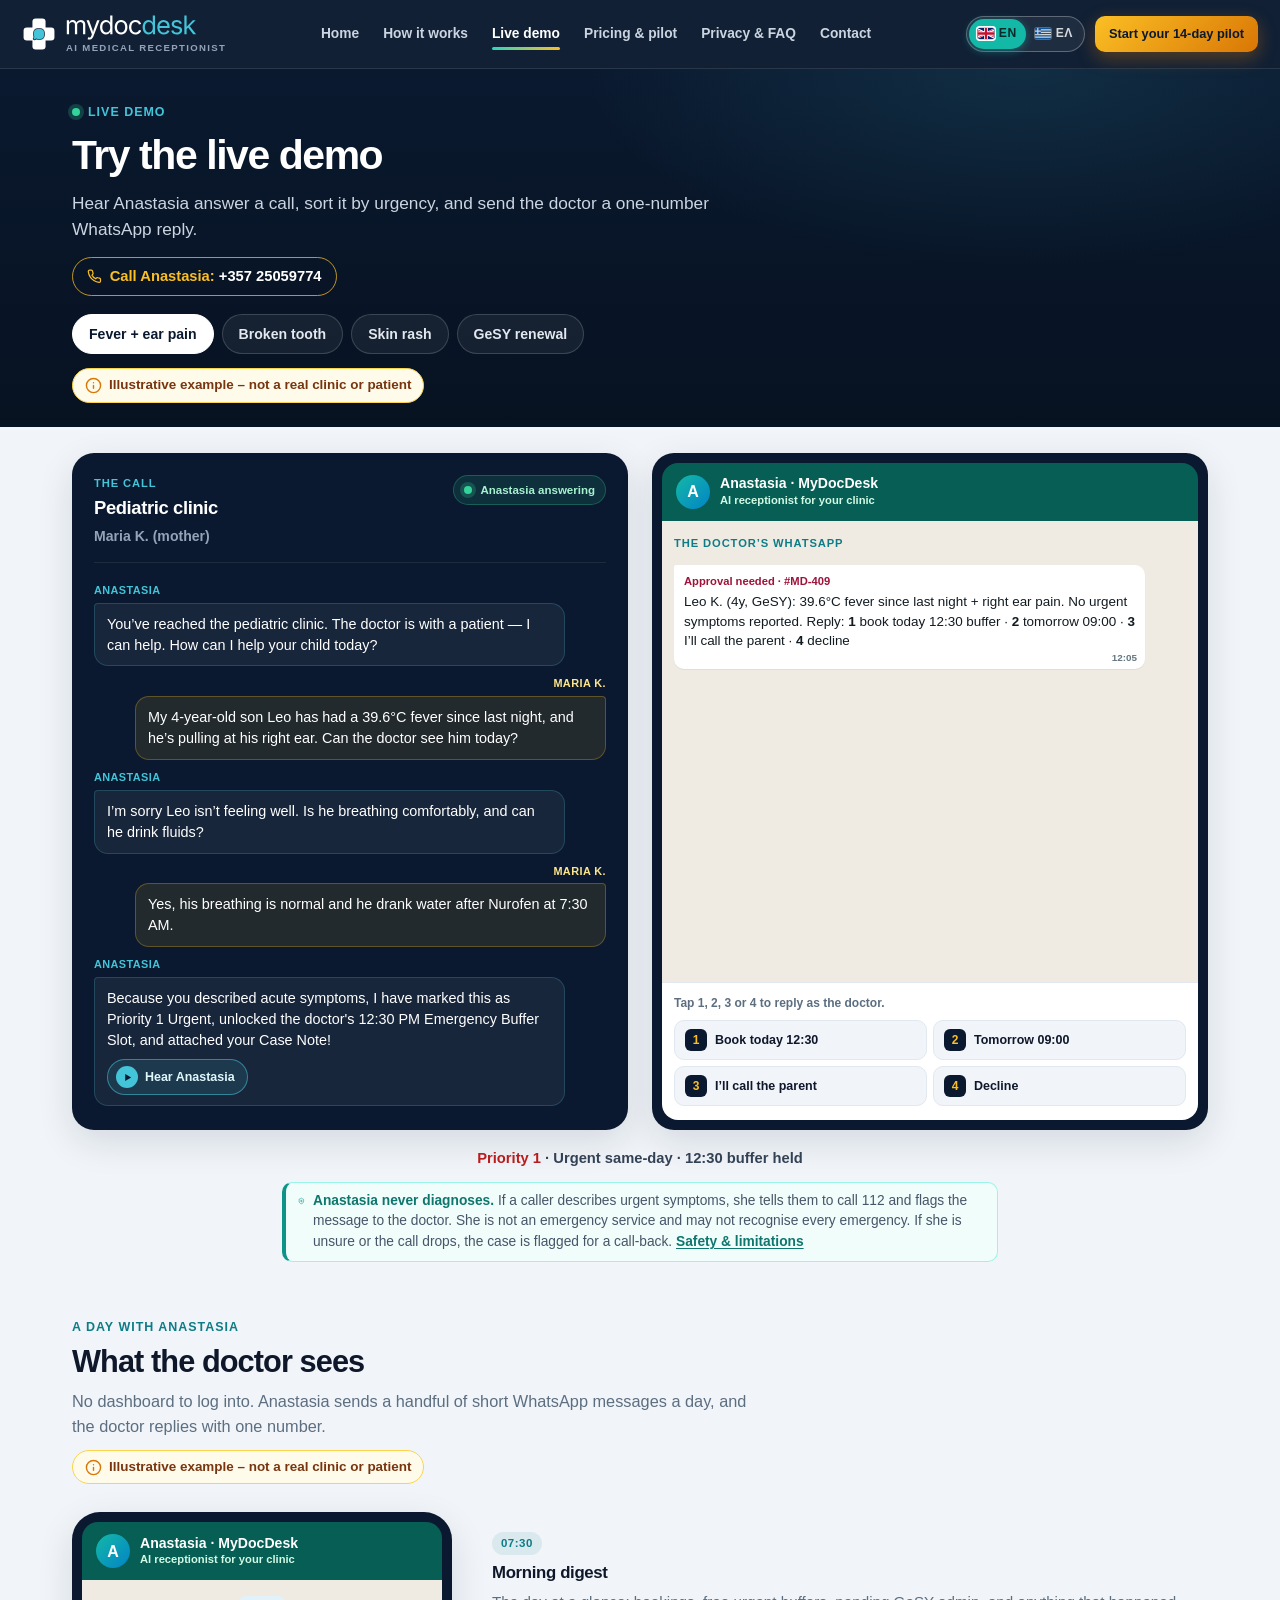
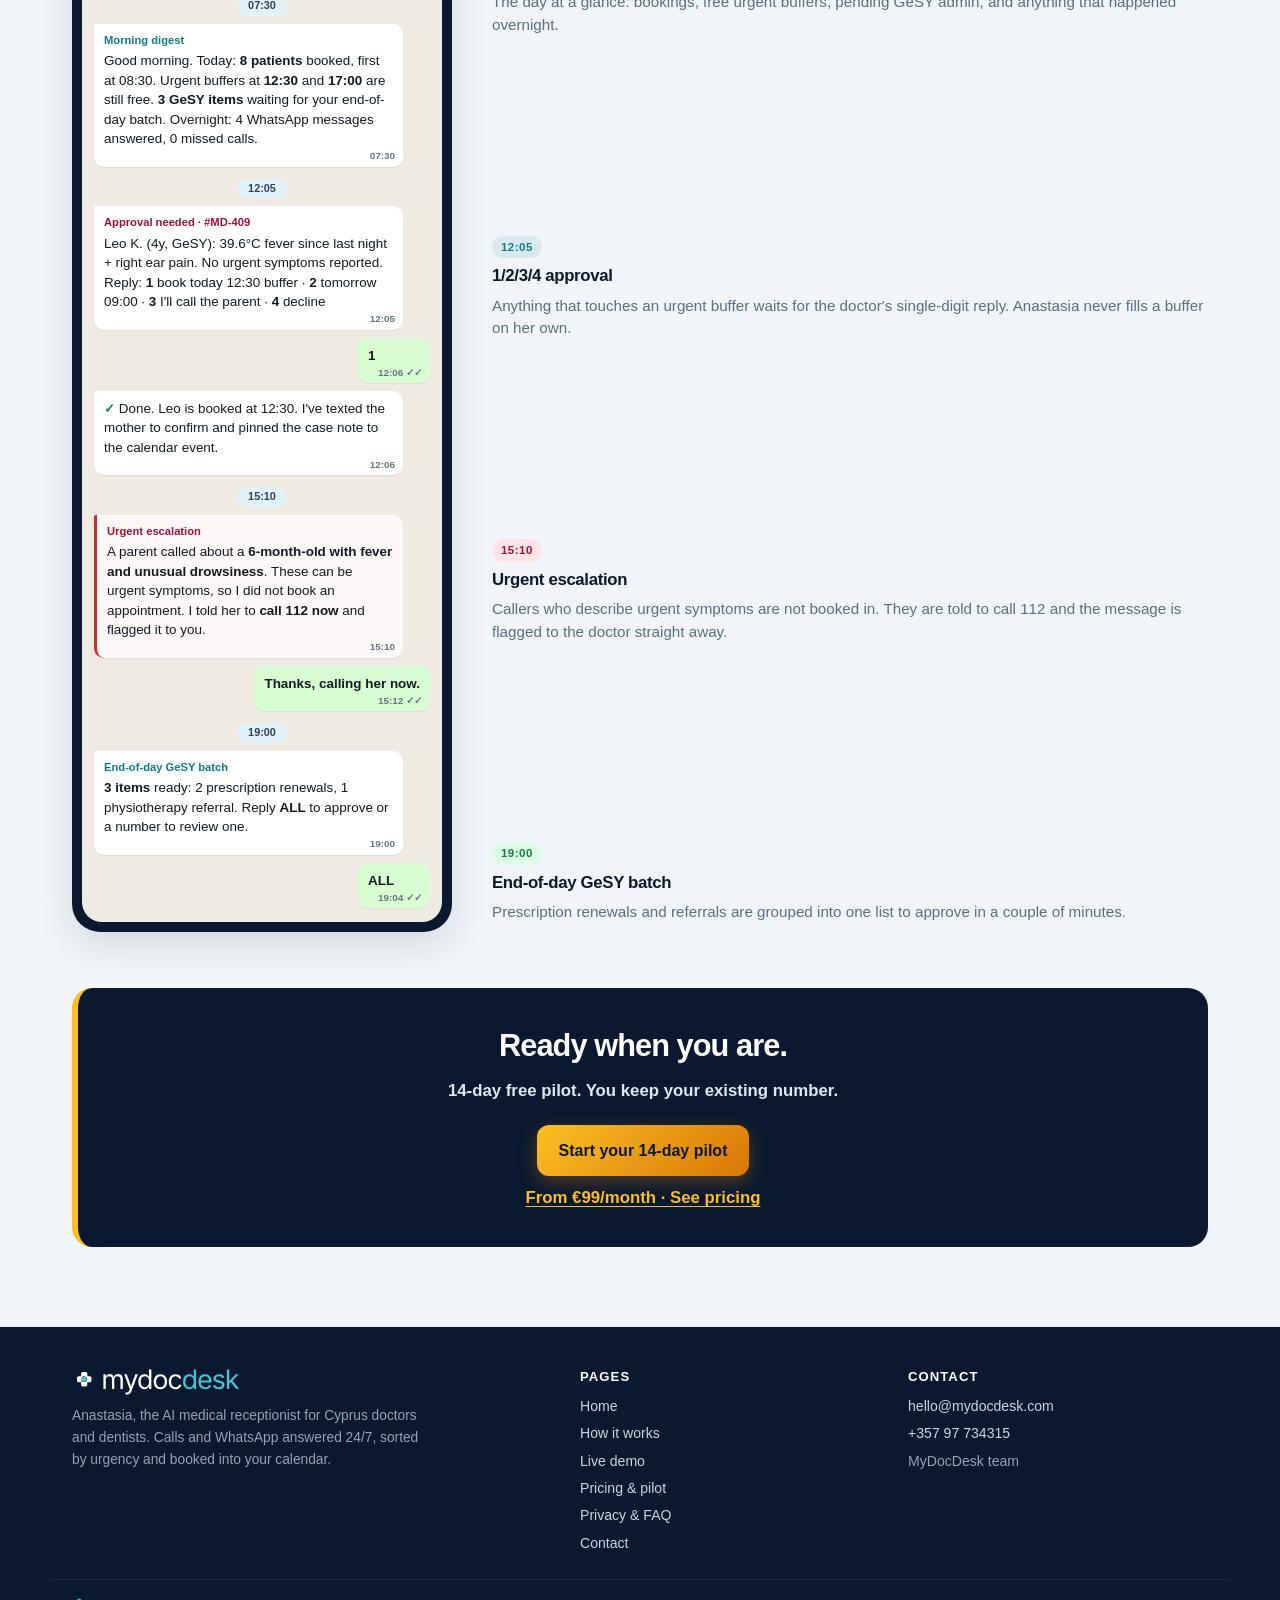
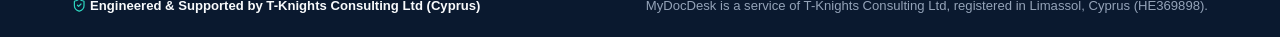
<file: demo.html>
<!DOCTYPE html>
<html lang="en">
<head>
  <meta charset="UTF-8" />
  <meta name="viewport" content="width=device-width, initial-scale=1.0" />
  <title data-el="Ζωντανή επίδειξη — MyDocDesk AI Ιατρική Γραμματέας">Live demo — MyDocDesk AI Medical Receptionist</title>
  <meta name="description" content="Try the live MyDocDesk demo: hear Anastasia answer a patient call, sort it by urgency, and send the doctor a one-number WhatsApp reply." data-el="Δοκιμάστε τη ζωντανή επίδειξη του MyDocDesk: ακούστε την Αναστασία να απαντά σε κλήση ασθενή, να την ταξινομεί κατά επείγον και να στέλνει στον γιατρό ένα μήνυμα WhatsApp που απαντιέται με έναν αριθμό." />
  <link rel="canonical" href="https://mydocdesk.com/demo.html" />
  <meta name="theme-color" content="#0a192f" />
  <meta property="og:type" content="website" />
  <meta property="og:site_name" content="MyDocDesk" />
  <meta property="og:url" content="https://mydocdesk.com/demo.html" />
  <meta property="og:title" content="Live demo — MyDocDesk AI Medical Receptionist" data-el="Ζωντανή επίδειξη — MyDocDesk AI Ιατρική Γραμματέας" />
  <meta property="og:description" content="Try the live MyDocDesk demo: hear Anastasia answer a patient call, sort it by urgency, and send the doctor a one-number WhatsApp reply." data-el="Δοκιμάστε τη ζωντανή επίδειξη του MyDocDesk: ακούστε την Αναστασία να απαντά σε κλήση ασθενή, να την ταξινομεί κατά επείγον και να στέλνει στον γιατρό ένα μήνυμα WhatsApp που απαντιέται με έναν αριθμό." />
  <meta property="og:image" content="https://mydocdesk.com/assets/og-image.png" />
  <meta property="og:image:width" content="1200" />
  <meta property="og:image:height" content="630" />
  <meta property="og:image:alt" content="MyDocDesk — AI Medical Receptionist for Cyprus Clinics" />
  <meta property="og:locale" content="en_GB" />
  <meta property="og:locale:alternate" content="el_GR" />
  <meta name="twitter:card" content="summary_large_image" />
  <meta name="twitter:title" content="Live demo — MyDocDesk AI Medical Receptionist" />
  <meta name="twitter:description" content="Try the live MyDocDesk demo: hear Anastasia answer a patient call, sort it by urgency, and send the doctor a one-number WhatsApp reply." />
  <meta name="twitter:image" content="https://mydocdesk.com/assets/og-image.png" />
  <meta name="twitter:image:alt" content="MyDocDesk — AI Medical Receptionist for Cyprus Clinics" />
  <link rel="icon" href="./favicon.ico" sizes="any" />
  <link rel="icon" type="image/svg+xml" href="./assets/brand/favicon-32.svg" />
  <link rel="icon" type="image/png" sizes="32x32" href="./assets/brand/favicon-32.png" />
  <link rel="apple-touch-icon" href="./apple-touch-icon.png" />
  <link rel="stylesheet" href="./styles.css?v=20261119c" />
  <link rel="stylesheet" href="./site.css?v=20261119c" />
  <link rel="stylesheet" href="./demo.css?v=20261119c" />
  <script>
    (function () {
      try {
        var q = new URLSearchParams(location.search).get("lang");
        var l = q === "el" || q === "en" ? q : localStorage.getItem("mydocdesk-lang");
        if (l === "el") {
          document.documentElement.lang = "el";
          document.documentElement.classList.add("i18n-pending");
          setTimeout(function () { document.documentElement.classList.remove("i18n-pending"); }, 2500);
        }
      } catch (e) {}
    })();
  </script>
</head>
<body class="mp-page page-demo" data-page="demo">
  <a class="skip-link" href="#main">Skip to content</a>
  <header class="site-header" id="site-header">
    <div class="site-header-inner">
      <a class="site-brand" href="./index.html" aria-label="MyDocDesk home">
        <img src="./assets/brand/icon-on-dark.svg" alt="" class="brand-mark-img" width="40" height="40" />
        <span class="site-brand-text">
          <img src="./assets/brand/wordmark-on-dark.svg" alt="MyDocDesk" class="brand-word-img" width="131" height="25" data-no-i18n />
          <span class="site-brand-tag">AI Medical Receptionist</span>
        </span>
      </a>
      <nav class="site-nav" id="site-nav" aria-label="Main menu">
        <a href="./index.html" class="site-nav-link" data-page="home">Home</a>
        <a href="./how-it-works.html" class="site-nav-link" data-page="how">How it works</a>
        <a href="./demo.html" class="site-nav-link active" aria-current="page" data-page="demo">Live demo</a>
        <a href="./pricing.html" class="site-nav-link" data-page="pricing">Pricing &amp; pilot</a>
        <a href="./privacy-faq.html" class="site-nav-link" data-page="privacy">Privacy &amp; FAQ</a>
        <a href="./contact.html" class="site-nav-link" data-page="contact">Contact</a>
        <a href="./contact.html" class="pilot-cta-btn site-nav-cta">Start your 14-day pilot</a>
      </nav>
      <div class="site-header-actions">
        <div class="lang-switch" id="lang-switch" role="group" aria-label="Language / Γλώσσα">
          <button type="button" class="lang-switch-btn active" data-lang="en" aria-pressed="true" onclick="setSiteLanguage('en')" title="English" lang="en"><svg class="flag-ico" viewBox="0 0 60 30" width="16" height="11" preserveAspectRatio="xMidYMid slice" aria-hidden="true" focusable="false"><clipPath id="flag-uk-t"><path d="M30,15 h30 v15 z v15 h-30 z h-30 v-15 z v-15 h30 z"/></clipPath><path d="M0,0 v30 h60 v-30 z" fill="#012169"/><path d="M0,0 L60,30 M60,0 L0,30" stroke="#fff" stroke-width="6"/><path d="M0,0 L60,30 M60,0 L0,30" clip-path="url(#flag-uk-t)" stroke="#C8102E" stroke-width="4"/><path d="M30,0 v30 M0,15 h60" stroke="#fff" stroke-width="10"/><path d="M30,0 v30 M0,15 h60" stroke="#C8102E" stroke-width="6"/></svg><span>EN</span></button>
          <button type="button" class="lang-switch-btn" data-lang="el" aria-pressed="false" onclick="setSiteLanguage('el')" title="Ελληνικά" lang="el"><svg class="flag-ico" viewBox="0 0 27 18" width="16" height="11" preserveAspectRatio="xMidYMid slice" aria-hidden="true" focusable="false"><rect width="27" height="18" fill="#0D5EAF"/><path fill="#fff" d="M0 2h27v2H0zM0 6h27v2H0zM0 10h27v2H0zM0 14h27v2H0z"/><rect width="10" height="10" fill="#0D5EAF"/><path fill="#fff" d="M4 0h2v10H4zM0 4h10v2H0z"/></svg><span>ΕΛ</span></button>
        </div>
        <a href="./contact.html" class="pilot-cta-btn header-cta">Start your 14-day pilot</a>
        <button type="button" class="nav-toggle" id="nav-toggle" aria-expanded="false" aria-controls="site-nav" aria-label="Open menu">
          <svg viewBox="0 0 24 24" width="22" height="22" aria-hidden="true" focusable="false"><path class="nt-open" d="M3 6h18M3 12h18M3 18h18" stroke="currentColor" stroke-width="2.2" stroke-linecap="round" fill="none"/><path class="nt-close" d="M5 5l14 14M19 5L5 19" stroke="currentColor" stroke-width="2.2" stroke-linecap="round" fill="none"/></svg>
        </button>
      </div>
    </div>
  </header>
  <main class="mp-main dm-main" id="main">
    <section class="dm-intro" aria-labelledby="demo-title">
      <div class="dm-intro-inner">
        <p class="dm-eyebrow"><span class="dm-live-dot" aria-hidden="true"></span> <span>Live demo</span></p>
        <h1 id="demo-title">Try the live demo</h1>
        <p class="dm-lead">Hear Anastasia answer a call, sort it by urgency, and send the doctor a one-number WhatsApp reply.</p>
        <p class="dm-call-line"><a class="dm-call-link" href="tel:+35725059774" data-no-i18n><svg class="ico ico-phone" viewBox="0 0 24 24" width="1em" height="1em" fill="none" stroke="currentColor" stroke-width="2" stroke-linecap="round" stroke-linejoin="round" aria-hidden="true" focusable="false"><path d="M22 16.92v3a2 2 0 0 1-2.18 2 19.79 19.79 0 0 1-8.63-3.07 19.5 19.5 0 0 1-6-6 19.79 19.79 0 0 1-3.07-8.67A2 2 0 0 1 4.11 2h3a2 2 0 0 1 2 1.72c.13.96.36 1.9.7 2.81a2 2 0 0 1-.45 2.11L8.09 9.91a16 16 0 0 0 6 6l1.27-1.27a2 2 0 0 1 2.11-.45c.91.34 1.85.57 2.81.7A2 2 0 0 1 22 16.92z"/></svg><span><span class="js-call-label">Call Anastasia</span>: <strong>+357 25059774</strong></span></a></p>

        <div class="dm-cases" role="tablist" aria-label="Demo cases">
          <button type="button" class="dm-case-chip active" role="tab" aria-selected="true" data-case="fever">Fever + ear pain</button>
          <button type="button" class="dm-case-chip" role="tab" aria-selected="false" data-case="dental">Broken tooth</button>
          <button type="button" class="dm-case-chip" role="tab" aria-selected="false" data-case="rash">Skin rash</button>
          <button type="button" class="dm-case-chip" role="tab" aria-selected="false" data-case="gesy">GeSY renewal</button>
        </div>
        <p class="mp-illustrative dm-illustrative"><svg class="ico ico-info" viewBox="0 0 24 24" width="1em" height="1em" fill="none" stroke="currentColor" stroke-width="2" stroke-linecap="round" stroke-linejoin="round" aria-hidden="true" focusable="false"><circle cx="12" cy="12" r="10"/><path d="M12 16v-4M12 8h.01"/></svg><span>Illustrative example – not a real clinic or patient</span></p>
      </div>
    </section>

    <section class="dm-demo" aria-label="Interactive demo">
      <div class="dm-grid">
        <article class="dm-call-card" aria-labelledby="dm-call-heading">
          <header class="dm-call-top">
            <div>
              <p class="dm-kicker" id="dm-call-heading">The call</p>
              <h2 class="dm-clinic-name" id="dm-clinic-name" data-no-i18n>&nbsp;</h2>
              <p class="dm-caller" id="dm-caller-line" data-no-i18n>&nbsp;</p>
            </div>
            <p class="dm-answering"><span class="dm-live-dot" aria-hidden="true"></span> <span>Anastasia answering</span></p>
          </header>
          <div class="dm-transcript" id="dm-transcript" aria-live="polite" data-no-i18n></div>
        </article>

        <article class="dm-doctor-card" aria-labelledby="dm-doctor-heading">
          <div class="dm-wa-phone">
            <div class="dm-wa-head">
              <div class="dm-wa-avatar" aria-hidden="true">A</div>
              <div>
                <div class="dm-wa-name">Anastasia · MyDocDesk</div>
                <div class="dm-wa-sub">AI receptionist for your clinic</div>
              </div>
            </div>
            <div class="dm-wa-thread" id="dm-wa-thread">
              <p class="dm-kicker dm-wa-kicker" id="dm-doctor-heading">The doctor’s WhatsApp</p>
              <div class="dm-bubble in" id="dm-wa-digest" data-no-i18n></div>
              <div class="dm-bubble out short" id="dm-wa-reply" data-no-i18n hidden></div>
              <div class="dm-bubble in done" id="dm-wa-confirm" data-no-i18n hidden></div>
            </div>
            <div class="dm-replies" id="dm-replies">
              <p class="dm-replies-hint" id="dm-replies-hint" data-no-i18n>&nbsp;</p>
              <div class="dm-reply-row" id="dm-reply-row" data-no-i18n></div>
            </div>
          </div>
        </article>
      </div>

      <p class="dm-prio-line" id="dm-prio-line" data-no-i18n></p>
      <p class="demo-safety-line mp-safety dm-safety" role="note">
        <span class="safety-ico" aria-hidden="true"><svg class="ico ico-shield-plus" viewBox="0 0 24 24" width="1em" height="1em" fill="none" stroke="currentColor" stroke-width="2" stroke-linecap="round" stroke-linejoin="round" aria-hidden="true" focusable="false"><path d="M20 13c0 5-3.5 7.5-7.66 8.95a1 1 0 0 1-.67-.01C7.5 20.5 4 18 4 13V6a1 1 0 0 1 1-1c2 0 4.5-1.2 6.24-2.72a1.17 1.17 0 0 1 1.52 0C14.51 3.81 17 5 19 5a1 1 0 0 1 1 1z"/><path d="M9 12h6M12 9v6"/></svg></span><span class="safety-txt"><strong>Anastasia never diagnoses.</strong> If a caller describes urgent symptoms, she tells them to call 112 and flags the message to the doctor. She is not an emergency service and may not recognise every emergency. If she is unsure or the call drops, the case is flagged for a call-back. <a href="./privacy-faq.html#safety">Safety &amp; limitations</a></span>
      </p>
    </section>

    <section class="dm-day" id="day-with-anastasia" aria-labelledby="day-title">
      <div class="dm-section-head">
        <div class="hp-eyebrow">A day with Anastasia</div>
        <h2 id="day-title">What the doctor sees</h2>
        <p class="dm-section-lead">No dashboard to log into. Anastasia sends a handful of short WhatsApp messages a day, and the doctor replies with one number.</p>
        <p class="mp-illustrative dm-illustrative-light"><svg class="ico ico-info" viewBox="0 0 24 24" width="1em" height="1em" fill="none" stroke="currentColor" stroke-width="2" stroke-linecap="round" stroke-linejoin="round" aria-hidden="true" focusable="false"><circle cx="12" cy="12" r="10"/><path d="M12 16v-4M12 8h.01"/></svg><span>Illustrative example – not a real clinic or patient</span></p>
      </div>

      <div class="dm-day-layout">
        <div class="dm-day-phone" role="img" aria-label="Phone showing the doctor's WhatsApp thread with Anastasia across one day">
          <div class="dm-wa-head">
            <div class="dm-wa-avatar" aria-hidden="true">A</div>
            <div>
              <div class="dm-wa-name">Anastasia · MyDocDesk</div>
              <div class="dm-wa-sub">AI receptionist for your clinic</div>
            </div>
          </div>
          <div class="dm-wa-thread dm-day-thread">
            <div class="dm-day-time">07:30</div>
            <div class="dm-bubble in">
              <div class="dm-bubble-tag">Morning digest</div>
              <p>Good morning. Today: <strong>8 patients</strong> booked, first at 08:30. Urgent buffers at <strong>12:30</strong> and <strong>17:00</strong> are still free. <strong>3 GeSY items</strong> waiting for your end-of-day batch. Overnight: 4 WhatsApp messages answered, 0 missed calls.</p>
              <span class="dm-bubble-meta">07:30</span>
            </div>

            <div class="dm-day-time">12:05</div>
            <div class="dm-bubble in">
              <div class="dm-bubble-tag urgent-tag">Approval needed · #MD-409</div>
              <p>Leo K. (4y, GeSY): 39.6°C fever since last night + right ear pain. No urgent symptoms reported. Reply: <strong>1</strong> book today 12:30 buffer · <strong>2</strong> tomorrow 09:00 · <strong>3</strong> I'll call the parent · <strong>4</strong> decline</p>
              <span class="dm-bubble-meta">12:05</span>
            </div>
            <div class="dm-bubble out short"><p>1</p><span class="dm-bubble-meta">12:06 ✓✓</span></div>
            <div class="dm-bubble in done">
              <p>Done. Leo is booked at 12:30. I've texted the mother to confirm and pinned the case note to the calendar event.</p>
              <span class="dm-bubble-meta">12:06</span>
            </div>

            <div class="dm-day-time">15:10</div>
            <div class="dm-bubble in urgent">
              <div class="dm-bubble-tag urgent-tag">Urgent escalation</div>
              <p>A parent called about a <strong>6-month-old with fever and unusual drowsiness</strong>. These can be urgent symptoms, so I did not book an appointment. I told her to <strong>call 112 now</strong> and flagged it to you.</p>
              <span class="dm-bubble-meta">15:10</span>
            </div>
            <div class="dm-bubble out"><p>Thanks, calling her now.</p><span class="dm-bubble-meta">15:12 ✓✓</span></div>

            <div class="dm-day-time">19:00</div>
            <div class="dm-bubble in">
              <div class="dm-bubble-tag">End-of-day GeSY batch</div>
              <p><strong>3 items</strong> ready: 2 prescription renewals, 1 physiotherapy referral. Reply <strong>ALL</strong> to approve or a number to review one.</p>
              <span class="dm-bubble-meta">19:00</span>
            </div>
            <div class="dm-bubble out short"><p>ALL</p><span class="dm-bubble-meta">19:04 ✓✓</span></div>
          </div>
        </div>

        <ol class="dm-day-points">
          <li>
            <span class="dm-time-badge">07:30</span>
            <h3>Morning digest</h3>
            <p>The day at a glance: bookings, free urgent buffers, pending GeSY admin, and anything that happened overnight.</p>
          </li>
          <li>
            <span class="dm-time-badge">12:05</span>
            <h3>1/2/3/4 approval</h3>
            <p>Anything that touches an urgent buffer waits for the doctor's single-digit reply. Anastasia never fills a buffer on her own.</p>
          </li>
          <li>
            <span class="dm-time-badge alert">15:10</span>
            <h3>Urgent escalation</h3>
            <p>Callers who describe urgent symptoms are not booked in. They are told to call 112 and the message is flagged to the doctor straight away.</p>
          </li>
          <li>
            <span class="dm-time-badge end">19:00</span>
            <h3>End-of-day GeSY batch</h3>
            <p>Prescription renewals and referrals are grouped into one list to approve in a couple of minutes.</p>
          </li>
        </ol>
      </div>
    </section>

    <section class="hp-final dm-final" aria-labelledby="final-title">
      <h2 id="final-title">Ready when you are.</h2>
      <p>14-day free pilot. You keep your existing number.</p>
      <div class="hp-final-actions">
        <a href="./contact.html" class="pilot-cta-btn large" id="btn-pilot-final">Start your 14-day pilot</a>
      </div>
      <p class="dm-price-line"><a href="./pricing.html">From €99/month · See pricing</a></p>
    </section>
  </main>
  <footer class="site-footer mp-footer">
    <div class="mp-footer-grid">
      <div class="mp-footer-col mp-footer-brand">
        <div class="mp-footer-logo" data-no-i18n><img src="./assets/brand/lockup-on-dark.svg" alt="MyDocDesk" width="170" height="30" /></div>
        <p>Anastasia, the AI medical receptionist for Cyprus doctors and dentists. Calls and WhatsApp answered 24/7, sorted by urgency and booked into your calendar.</p>
      </div>
      <nav class="mp-footer-col" aria-label="Footer menu">
        <div class="mp-footer-title">Pages</div>
        <ul>
          <li><a href="./index.html">Home</a></li>
          <li><a href="./how-it-works.html">How it works</a></li>
          <li><a href="./demo.html">Live demo</a></li>
          <li><a href="./pricing.html">Pricing &amp; pilot</a></li>
          <li><a href="./privacy-faq.html">Privacy &amp; FAQ</a></li>
          <li><a href="./contact.html">Contact</a></li>
        </ul>
      </nav>
      <div class="mp-footer-col">
        <div class="mp-footer-title">Contact</div>
        <ul>
          <li><a href="mailto:hello@mydocdesk.com" data-no-i18n>hello@mydocdesk.com</a></li>
          <li><a href="tel:+35797734315" data-no-i18n>+357 97 734315</a></li>
          <li>MyDocDesk team</li>
        </ul>
      </div>
    </div>
    <div class="mp-footer-bottom">
      <div class="site-footer-trust" data-no-i18n><svg class="ico ico-shield-check" viewBox="0 0 24 24" width="1em" height="1em" fill="none" stroke="currentColor" stroke-width="2" stroke-linecap="round" stroke-linejoin="round" aria-hidden="true" focusable="false"><path d="M20 13c0 5-3.5 7.5-7.66 8.95a1 1 0 0 1-.67-.01C7.5 20.5 4 18 4 13V6a1 1 0 0 1 1-1c2 0 4.5-1.2 6.24-2.72a1.17 1.17 0 0 1 1.52 0C14.51 3.81 17 5 19 5a1 1 0 0 1 1 1z"/><path d="m9 12 2 2 4-4"/></svg> <strong>Engineered &amp; Supported by T-Knights Consulting Ltd (Cyprus)</strong></div>
      <div class="site-footer-legal">MyDocDesk is a service of T-Knights Consulting Ltd, registered in Limassol, Cyprus (HE369898).</div>
    </div>
  </footer>

  <nav class="mobile-quick-jump mp-bottom-bar" aria-label="Quick links">
    <a href="./index.html" class="mjump-btn"><span class="mj-ico" aria-hidden="true"><svg class="ico ico-home" viewBox="0 0 24 24" width="1em" height="1em" fill="none" stroke="currentColor" stroke-width="2" stroke-linecap="round" stroke-linejoin="round" aria-hidden="true" focusable="false"><path d="M3 9.5 12 3l9 6.5V20a1 1 0 0 1-1 1h-5v-6H9v6H4a1 1 0 0 1-1-1z"/></svg></span><span class="mj-lbl">Home</span></a>
    <a href="./how-it-works.html" class="mjump-btn"><span class="mj-ico" aria-hidden="true"><svg class="ico ico-sliders" viewBox="0 0 24 24" width="1em" height="1em" fill="none" stroke="currentColor" stroke-width="2" stroke-linecap="round" stroke-linejoin="round" aria-hidden="true" focusable="false"><path d="M21 4h-7M10 4H3M21 12h-9M8 12H3M21 20h-5M12 20H3M14 2v4M8 10v4M16 18v4"/></svg></span><span class="mj-lbl">How</span></a>
    <a href="./demo.html" class="mjump-btn active" aria-current="page"><span class="mj-ico" aria-hidden="true"><svg class="ico ico-play" viewBox="0 0 24 24" width="1em" height="1em" fill="none" stroke="currentColor" stroke-width="2" stroke-linecap="round" stroke-linejoin="round" aria-hidden="true" focusable="false"><circle cx="12" cy="12" r="10"/><path d="M10 8.5v7l6-3.5z" fill="currentColor" stroke-width="1.5"/></svg></span><span class="mj-lbl">Demo</span></a>
    <a href="./pricing.html" class="mjump-btn"><span class="mj-ico" aria-hidden="true"><svg class="ico ico-euro" viewBox="0 0 24 24" width="1em" height="1em" fill="none" stroke="currentColor" stroke-width="2" stroke-linecap="round" stroke-linejoin="round" aria-hidden="true" focusable="false"><path d="M4 10h12M4 14h9"/><path d="M19 6a7.7 7.7 0 0 0-5.2-2A7.9 7.9 0 0 0 6 12c0 4.4 3.5 8 7.8 8 2 0 3.8-.8 5.2-2"/></svg></span><span class="mj-lbl">Pricing</span></a>
    <a href="./contact.html" class="mjump-btn"><span class="mj-ico" aria-hidden="true"><svg class="ico ico-mail" viewBox="0 0 24 24" width="1em" height="1em" fill="none" stroke="currentColor" stroke-width="2" stroke-linecap="round" stroke-linejoin="round" aria-hidden="true" focusable="false"><rect x="2" y="4" width="20" height="16" rx="2"/><path d="m22 7-10 6L2 7"/></svg></span><span class="mj-lbl">Contact</span></a>
  </nav>

  <script src="./i18n.js?v=20261119c"></script>
  <script src="./i18n-el.js?v=20261119c"></script>
  <script src="./assets/voice/clips.js?v=20261119c"></script>
  <script src="./demo.js?v=20261119c"></script>
  <script src="./site.js?v=20261119c"></script>
</body>
</html>
</file>
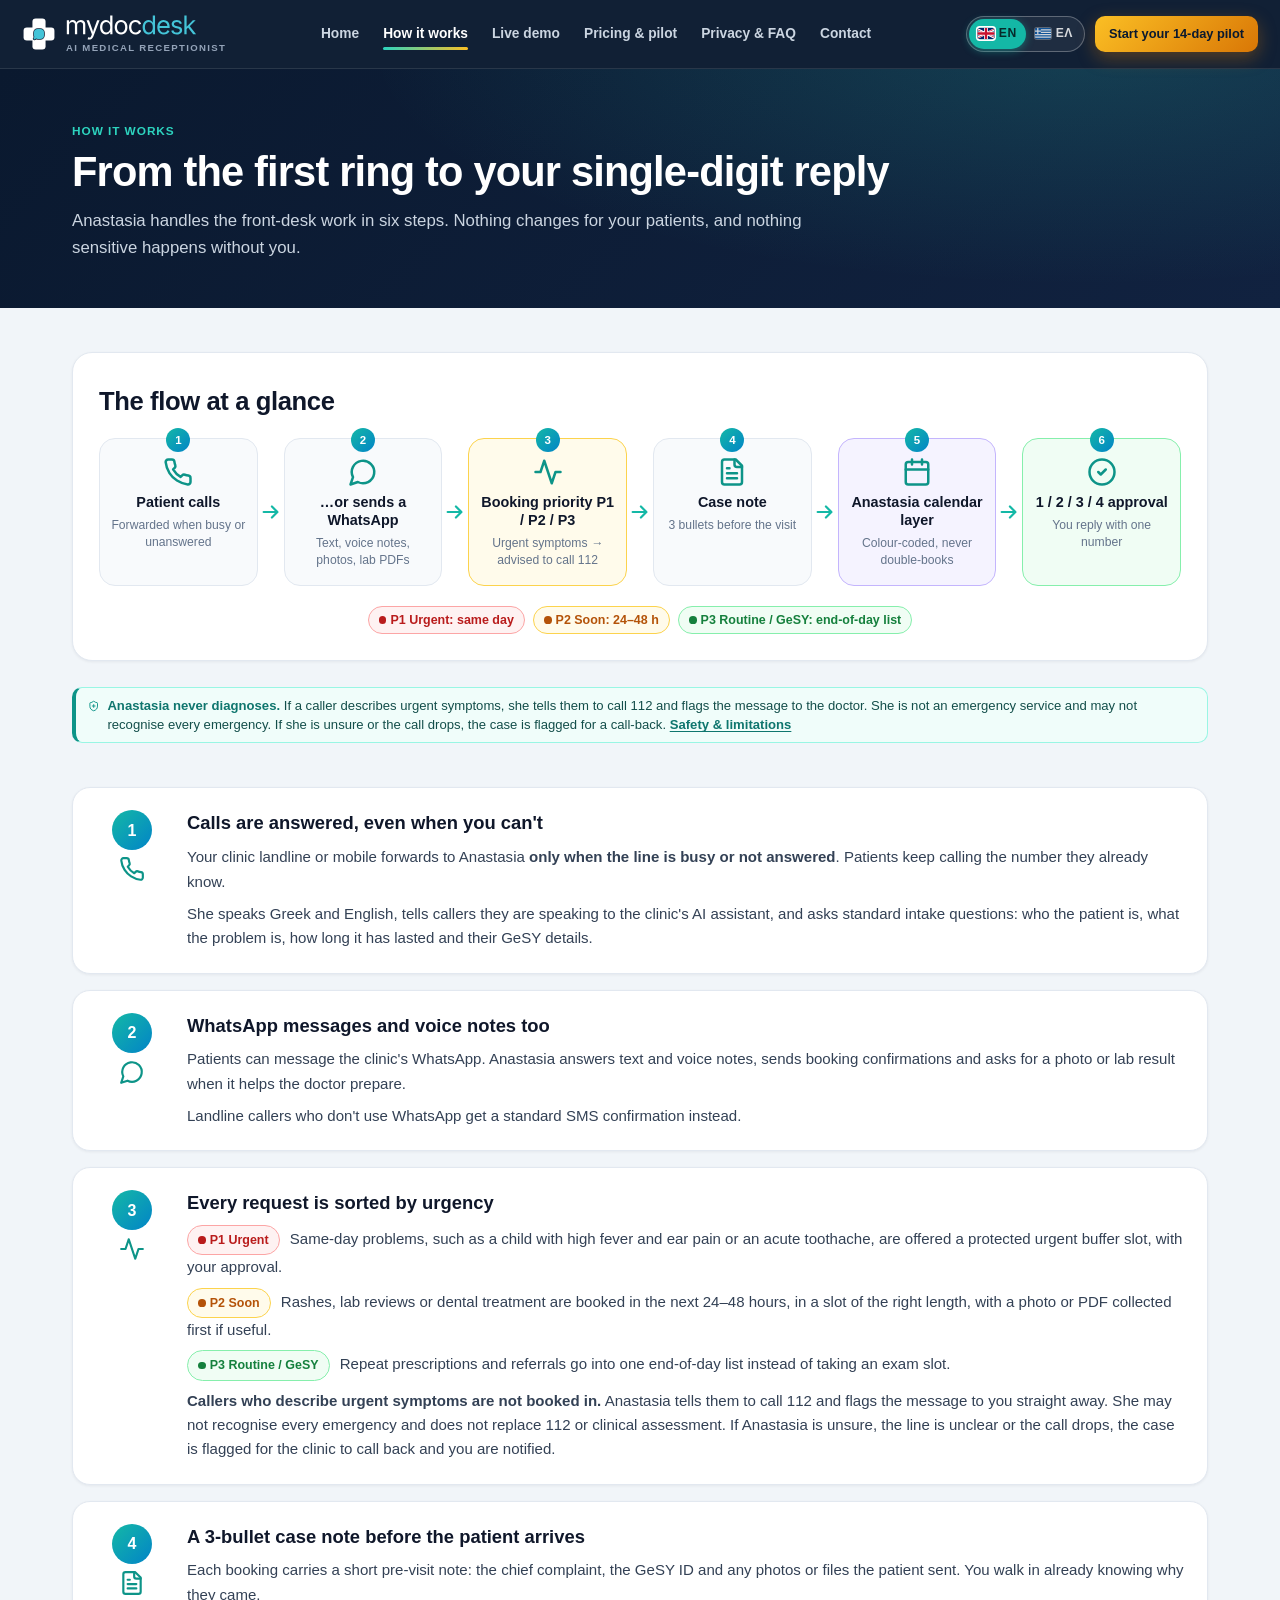
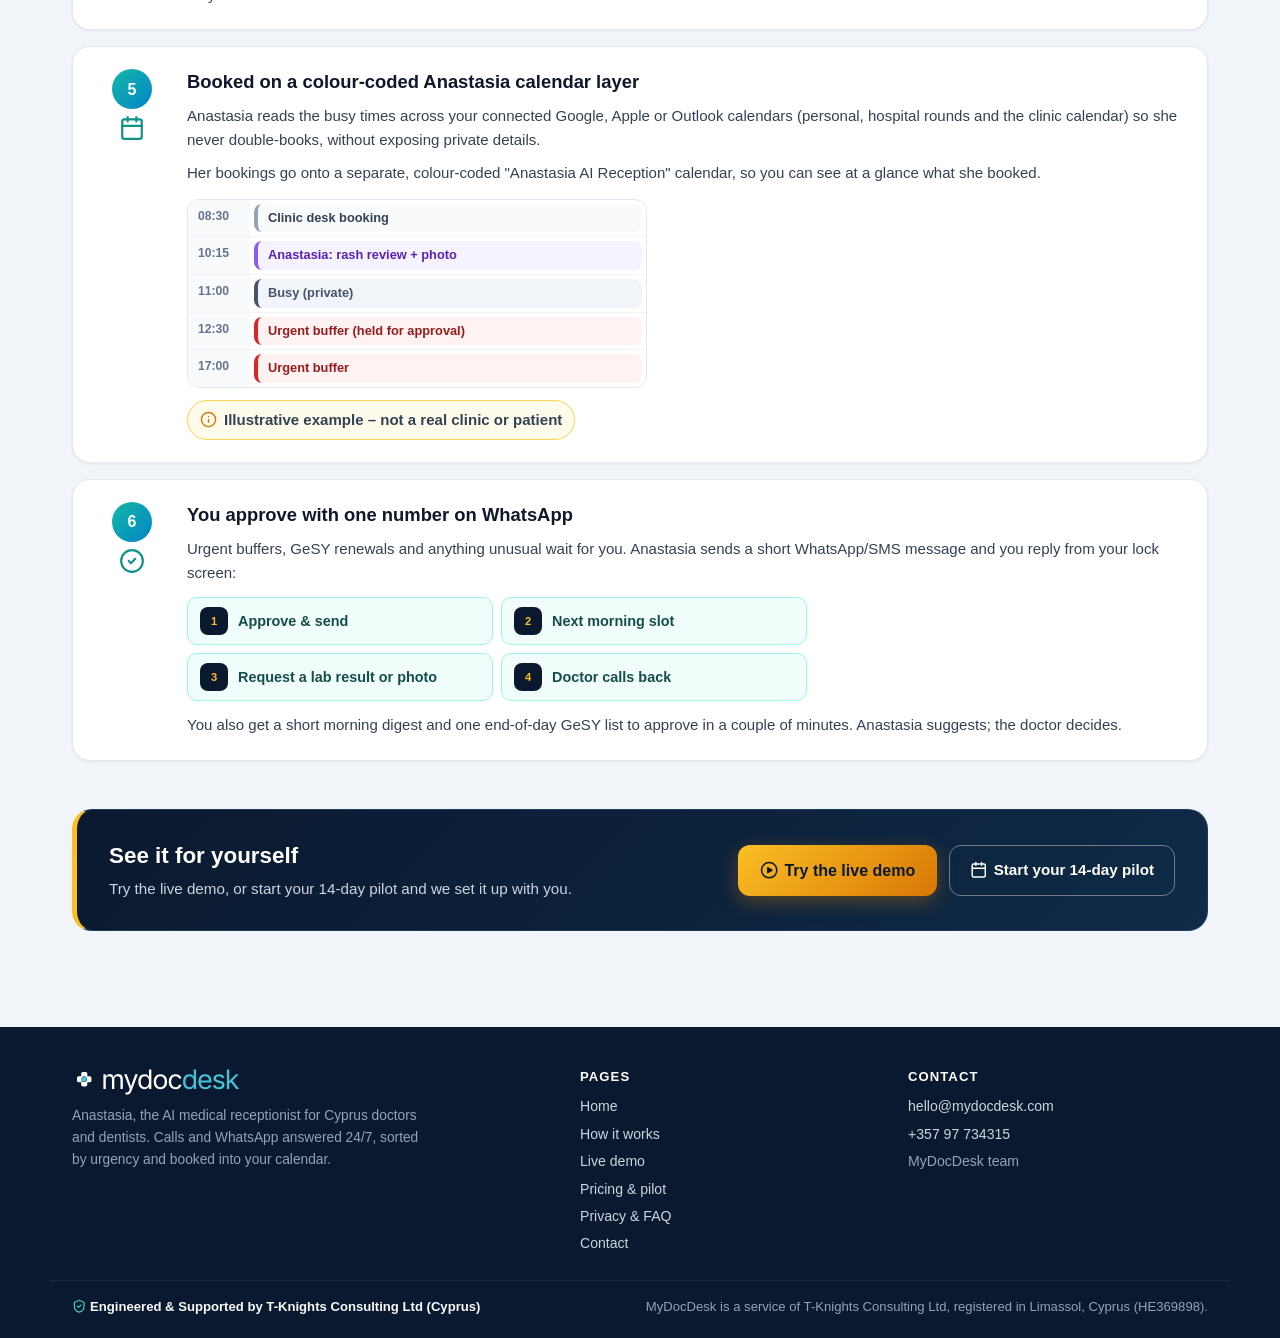
<file: how-it-works.html>
<!DOCTYPE html>
<html lang="en">
<head>
  <meta charset="UTF-8" />
  <meta name="viewport" content="width=device-width, initial-scale=1.0" />
  <title data-el="Πώς λειτουργεί — MyDocDesk AI Ιατρική Γραμματέας">How it works — MyDocDesk AI Medical Receptionist</title>
  <meta name="description" content="Step by step: how Anastasia answers calls and WhatsApp, sorts requests by booking priority P1/P2/P3, writes case notes, books into a colour-coded calendar layer and waits for the doctor&#x27;s 1/2/3/4 approval." data-el="Βήμα προς βήμα: πώς η Αναστασία απαντά σε κλήσεις και WhatsApp, ταξινομεί τους ασθενείς Π1/Π2/Π3, γράφει σημειώματα, κλείνει ραντεβού σε χρωματικό ημερολόγιο και περιμένει την έγκριση 1/2/3/4 του γιατρού." />
  <link rel="canonical" href="https://mydocdesk.com/how-it-works.html" />
  <meta name="theme-color" content="#0a192f" />
  <meta property="og:type" content="website" />
  <meta property="og:site_name" content="MyDocDesk" />
  <meta property="og:url" content="https://mydocdesk.com/how-it-works.html" />
  <meta property="og:title" content="How it works — MyDocDesk AI Medical Receptionist" data-el="Πώς λειτουργεί — MyDocDesk AI Ιατρική Γραμματέας" />
  <meta property="og:description" content="Step by step: how Anastasia answers calls and WhatsApp, sorts requests by booking priority P1/P2/P3, writes case notes, books into a colour-coded calendar layer and waits for the doctor&#x27;s 1/2/3/4 approval." data-el="Βήμα προς βήμα: πώς η Αναστασία απαντά σε κλήσεις και WhatsApp, ταξινομεί τους ασθενείς Π1/Π2/Π3, γράφει σημειώματα, κλείνει ραντεβού σε χρωματικό ημερολόγιο και περιμένει την έγκριση 1/2/3/4 του γιατρού." />
  <meta property="og:image" content="https://mydocdesk.com/assets/og-image.png" />
  <meta property="og:image:width" content="1200" />
  <meta property="og:image:height" content="630" />
  <meta property="og:image:alt" content="MyDocDesk — AI Medical Receptionist for Cyprus Clinics" />
  <meta property="og:locale" content="en_GB" />
  <meta property="og:locale:alternate" content="el_GR" />
  <meta name="twitter:card" content="summary_large_image" />
  <meta name="twitter:title" content="How it works — MyDocDesk AI Medical Receptionist" />
  <meta name="twitter:description" content="Step by step: how Anastasia answers calls and WhatsApp, sorts requests by booking priority P1/P2/P3, writes case notes, books into a colour-coded calendar layer and waits for the doctor&#x27;s 1/2/3/4 approval." />
  <meta name="twitter:image" content="https://mydocdesk.com/assets/og-image.png" />
  <meta name="twitter:image:alt" content="MyDocDesk — AI Medical Receptionist for Cyprus Clinics" />
  <link rel="icon" href="./favicon.ico" sizes="any" />
  <link rel="icon" type="image/svg+xml" href="./assets/brand/favicon-32.svg" />
  <link rel="icon" type="image/png" sizes="32x32" href="./assets/brand/favicon-32.png" />
  <link rel="apple-touch-icon" href="./apple-touch-icon.png" />
  <link rel="stylesheet" href="./styles.css?v=20261119c" />
  <link rel="stylesheet" href="./site.css?v=20261119c" />
  <script>
    (function () {
      try {
        var q = new URLSearchParams(location.search).get("lang");
        var l = q === "el" || q === "en" ? q : localStorage.getItem("mydocdesk-lang");
        if (l === "el") {
          document.documentElement.lang = "el";
          document.documentElement.classList.add("i18n-pending");
          setTimeout(function () { document.documentElement.classList.remove("i18n-pending"); }, 2500);
        }
      } catch (e) {}
    })();
  </script>
</head>
<body class="mp-page page-how" data-page="how">
  <a class="skip-link" href="#main">Skip to content</a>
  <header class="site-header" id="site-header">
    <div class="site-header-inner">
      <a class="site-brand" href="./index.html" aria-label="MyDocDesk home">
        <img src="./assets/brand/icon-on-dark.svg" alt="" class="brand-mark-img" width="40" height="40" />
        <span class="site-brand-text">
          <img src="./assets/brand/wordmark-on-dark.svg" alt="MyDocDesk" class="brand-word-img" width="131" height="25" data-no-i18n />
          <span class="site-brand-tag">AI Medical Receptionist</span>
        </span>
      </a>
      <nav class="site-nav" id="site-nav" aria-label="Main menu">
        <a href="./index.html" class="site-nav-link" data-page="home">Home</a>
        <a href="./how-it-works.html" class="site-nav-link active" aria-current="page" data-page="how">How it works</a>
        <a href="./demo.html" class="site-nav-link" data-page="demo">Live demo</a>
        <a href="./pricing.html" class="site-nav-link" data-page="pricing">Pricing &amp; pilot</a>
        <a href="./privacy-faq.html" class="site-nav-link" data-page="privacy">Privacy &amp; FAQ</a>
        <a href="./contact.html" class="site-nav-link" data-page="contact">Contact</a>
        <a href="./contact.html" class="pilot-cta-btn site-nav-cta">Start your 14-day pilot</a>
      </nav>
      <div class="site-header-actions">
        <div class="lang-switch" id="lang-switch" role="group" aria-label="Language / Γλώσσα">
          <button type="button" class="lang-switch-btn active" data-lang="en" aria-pressed="true" onclick="setSiteLanguage('en')" title="English" lang="en"><svg class="flag-ico" viewBox="0 0 60 30" width="16" height="11" preserveAspectRatio="xMidYMid slice" aria-hidden="true" focusable="false"><clipPath id="flag-uk-t"><path d="M30,15 h30 v15 z v15 h-30 z h-30 v-15 z v-15 h30 z"/></clipPath><path d="M0,0 v30 h60 v-30 z" fill="#012169"/><path d="M0,0 L60,30 M60,0 L0,30" stroke="#fff" stroke-width="6"/><path d="M0,0 L60,30 M60,0 L0,30" clip-path="url(#flag-uk-t)" stroke="#C8102E" stroke-width="4"/><path d="M30,0 v30 M0,15 h60" stroke="#fff" stroke-width="10"/><path d="M30,0 v30 M0,15 h60" stroke="#C8102E" stroke-width="6"/></svg><span>EN</span></button>
          <button type="button" class="lang-switch-btn" data-lang="el" aria-pressed="false" onclick="setSiteLanguage('el')" title="Ελληνικά" lang="el"><svg class="flag-ico" viewBox="0 0 27 18" width="16" height="11" preserveAspectRatio="xMidYMid slice" aria-hidden="true" focusable="false"><rect width="27" height="18" fill="#0D5EAF"/><path fill="#fff" d="M0 2h27v2H0zM0 6h27v2H0zM0 10h27v2H0zM0 14h27v2H0z"/><rect width="10" height="10" fill="#0D5EAF"/><path fill="#fff" d="M4 0h2v10H4zM0 4h10v2H0z"/></svg><span>ΕΛ</span></button>
        </div>
        <a href="./contact.html" class="pilot-cta-btn header-cta">Start your 14-day pilot</a>
        <button type="button" class="nav-toggle" id="nav-toggle" aria-expanded="false" aria-controls="site-nav" aria-label="Open menu">
          <svg viewBox="0 0 24 24" width="22" height="22" aria-hidden="true" focusable="false"><path class="nt-open" d="M3 6h18M3 12h18M3 18h18" stroke="currentColor" stroke-width="2.2" stroke-linecap="round" fill="none"/><path class="nt-close" d="M5 5l14 14M19 5L5 19" stroke="currentColor" stroke-width="2.2" stroke-linecap="round" fill="none"/></svg>
        </button>
      </div>
    </div>
  </header>

  <main class="mp-main" id="main">
    <section class="mp-page-hero">
      <div class="mp-eyebrow">How it works</div>
      <h1>From the first ring to your single-digit reply</h1>
      <p class="mp-lead">Anastasia handles the front-desk work in six steps. Nothing changes for your patients, and nothing sensitive happens without you.</p>
    </section>

    <section class="mp-section flow-section" aria-labelledby="flow-title">
      <h2 id="flow-title" class="mp-flow-title">The flow at a glance</h2>
      <ol class="flow-diagram">
        <li class="flow-node flow-n1">
          <span class="flow-num" aria-hidden="true">1</span>
          <span class="flow-ico" aria-hidden="true"><svg class="ico ico-phone" viewBox="0 0 24 24" width="1em" height="1em" fill="none" stroke="currentColor" stroke-width="2" stroke-linecap="round" stroke-linejoin="round" aria-hidden="true" focusable="false"><path d="M22 16.92v3a2 2 0 0 1-2.18 2 19.79 19.79 0 0 1-8.63-3.07 19.5 19.5 0 0 1-6-6 19.79 19.79 0 0 1-3.07-8.67A2 2 0 0 1 4.11 2h3a2 2 0 0 1 2 1.72c.13.96.36 1.9.7 2.81a2 2 0 0 1-.45 2.11L8.09 9.91a16 16 0 0 0 6 6l1.27-1.27a2 2 0 0 1 2.11-.45c.91.34 1.85.57 2.81.7A2 2 0 0 1 22 16.92z"/></svg></span>
          <strong>Patient calls</strong>
          <span class="flow-sub">Forwarded when busy or unanswered</span>
          <svg class="flow-arrow" viewBox="0 0 24 24" width="22" height="22" aria-hidden="true" focusable="false"><path d="M4 12h14M13 6l6 6-6 6" stroke="currentColor" stroke-width="2.4" fill="none" stroke-linecap="round" stroke-linejoin="round"/></svg>
        </li>
        <li class="flow-node flow-n2">
          <span class="flow-num" aria-hidden="true">2</span>
          <span class="flow-ico" aria-hidden="true"><svg class="ico ico-message" viewBox="0 0 24 24" width="1em" height="1em" fill="none" stroke="currentColor" stroke-width="2" stroke-linecap="round" stroke-linejoin="round" aria-hidden="true" focusable="false"><path d="M7.9 20A9 9 0 1 0 4 16.1L2 22z"/></svg></span>
          <strong>…or sends a WhatsApp</strong>
          <span class="flow-sub">Text, voice notes, photos, lab PDFs</span>
          <svg class="flow-arrow" viewBox="0 0 24 24" width="22" height="22" aria-hidden="true" focusable="false"><path d="M4 12h14M13 6l6 6-6 6" stroke="currentColor" stroke-width="2.4" fill="none" stroke-linecap="round" stroke-linejoin="round"/></svg>
        </li>
        <li class="flow-node flow-n3">
          <span class="flow-num" aria-hidden="true">3</span>
          <span class="flow-ico" aria-hidden="true"><svg class="ico ico-activity" viewBox="0 0 24 24" width="1em" height="1em" fill="none" stroke="currentColor" stroke-width="2" stroke-linecap="round" stroke-linejoin="round" aria-hidden="true" focusable="false"><path d="M22 12h-4l-3 9L9 3l-3 9H2"/></svg></span>
          <strong>Booking priority P1 / P2 / P3</strong>
          <span class="flow-sub">Urgent symptoms → advised to call 112</span>
          <svg class="flow-arrow" viewBox="0 0 24 24" width="22" height="22" aria-hidden="true" focusable="false"><path d="M4 12h14M13 6l6 6-6 6" stroke="currentColor" stroke-width="2.4" fill="none" stroke-linecap="round" stroke-linejoin="round"/></svg>
        </li>
        <li class="flow-node flow-n4">
          <span class="flow-num" aria-hidden="true">4</span>
          <span class="flow-ico" aria-hidden="true"><svg class="ico ico-file-text" viewBox="0 0 24 24" width="1em" height="1em" fill="none" stroke="currentColor" stroke-width="2" stroke-linecap="round" stroke-linejoin="round" aria-hidden="true" focusable="false"><path d="M15 2H6a2 2 0 0 0-2 2v16a2 2 0 0 0 2 2h12a2 2 0 0 0 2-2V7z"/><path d="M14 2v4a2 2 0 0 0 2 2h4M16 13H8M16 17H8M10 9H8"/></svg></span>
          <strong>Case note</strong>
          <span class="flow-sub">3 bullets before the visit</span>
          <svg class="flow-arrow" viewBox="0 0 24 24" width="22" height="22" aria-hidden="true" focusable="false"><path d="M4 12h14M13 6l6 6-6 6" stroke="currentColor" stroke-width="2.4" fill="none" stroke-linecap="round" stroke-linejoin="round"/></svg>
        </li>
        <li class="flow-node flow-n5">
          <span class="flow-num" aria-hidden="true">5</span>
          <span class="flow-ico" aria-hidden="true"><svg class="ico ico-calendar" viewBox="0 0 24 24" width="1em" height="1em" fill="none" stroke="currentColor" stroke-width="2" stroke-linecap="round" stroke-linejoin="round" aria-hidden="true" focusable="false"><rect x="3" y="4" width="18" height="18" rx="2"/><path d="M16 2v4M8 2v4M3 10h18"/></svg></span>
          <strong>Anastasia calendar layer</strong>
          <span class="flow-sub">Colour-coded, never double-books</span>
          <svg class="flow-arrow" viewBox="0 0 24 24" width="22" height="22" aria-hidden="true" focusable="false"><path d="M4 12h14M13 6l6 6-6 6" stroke="currentColor" stroke-width="2.4" fill="none" stroke-linecap="round" stroke-linejoin="round"/></svg>
        </li>
        <li class="flow-node flow-n6">
          <span class="flow-num" aria-hidden="true">6</span>
          <span class="flow-ico" aria-hidden="true"><svg class="ico ico-check-circle" viewBox="0 0 24 24" width="1em" height="1em" fill="none" stroke="currentColor" stroke-width="2" stroke-linecap="round" stroke-linejoin="round" aria-hidden="true" focusable="false"><circle cx="12" cy="12" r="10"/><path d="m9 12 2 2 4-4"/></svg></span>
          <strong>1 / 2 / 3 / 4 approval</strong>
          <span class="flow-sub">You reply with one number</span>
          
        </li>
      </ol>
      <div class="flow-tiers">
        <span class="tri-pill p1">P1 Urgent: same day</span>
        <span class="tri-pill p2">P2 Soon: 24–48 h</span>
        <span class="tri-pill p3">P3 Routine / GeSY: end-of-day list</span>
      </div>
    </section>

    <p class="demo-safety-line mp-safety" role="note">
      <span class="safety-ico" aria-hidden="true"><svg class="ico ico-shield-plus" viewBox="0 0 24 24" width="1em" height="1em" fill="none" stroke="currentColor" stroke-width="2" stroke-linecap="round" stroke-linejoin="round" aria-hidden="true" focusable="false"><path d="M20 13c0 5-3.5 7.5-7.66 8.95a1 1 0 0 1-.67-.01C7.5 20.5 4 18 4 13V6a1 1 0 0 1 1-1c2 0 4.5-1.2 6.24-2.72a1.17 1.17 0 0 1 1.52 0C14.51 3.81 17 5 19 5a1 1 0 0 1 1 1z"/><path d="M9 12h6M12 9v6"/></svg></span><span class="safety-txt"><strong>Anastasia never diagnoses.</strong> If a caller describes urgent symptoms, she tells them to call 112 and flags the message to the doctor. She is not an emergency service and may not recognise every emergency. If she is unsure or the call drops, the case is flagged for a call-back. <a href="./privacy-faq.html#safety">Safety &amp; limitations</a></span>
    </p>

    <section class="mp-section how-steps" aria-label="The six steps in detail">
      <article class="how-step" id="step-1">
        <div class="how-step-badge" aria-hidden="true"><span class="how-step-num">1</span><span class="how-step-ico"><svg class="ico ico-phone" viewBox="0 0 24 24" width="1em" height="1em" fill="none" stroke="currentColor" stroke-width="2" stroke-linecap="round" stroke-linejoin="round" aria-hidden="true" focusable="false"><path d="M22 16.92v3a2 2 0 0 1-2.18 2 19.79 19.79 0 0 1-8.63-3.07 19.5 19.5 0 0 1-6-6 19.79 19.79 0 0 1-3.07-8.67A2 2 0 0 1 4.11 2h3a2 2 0 0 1 2 1.72c.13.96.36 1.9.7 2.81a2 2 0 0 1-.45 2.11L8.09 9.91a16 16 0 0 0 6 6l1.27-1.27a2 2 0 0 1 2.11-.45c.91.34 1.85.57 2.81.7A2 2 0 0 1 22 16.92z"/></svg></span></div>
        <div class="how-step-body">
          <h3>Calls are answered, even when you can't</h3>
            <p>Your clinic landline or mobile forwards to Anastasia <strong>only when the line is busy or not answered</strong>. Patients keep calling the number they already know.</p>
            <p>She speaks Greek and English, tells callers they are speaking to the clinic's AI assistant, and asks standard intake questions: who the patient is, what the problem is, how long it has lasted and their GeSY details.</p>
        </div>
      </article>
      <article class="how-step" id="step-2">
        <div class="how-step-badge" aria-hidden="true"><span class="how-step-num">2</span><span class="how-step-ico"><svg class="ico ico-message" viewBox="0 0 24 24" width="1em" height="1em" fill="none" stroke="currentColor" stroke-width="2" stroke-linecap="round" stroke-linejoin="round" aria-hidden="true" focusable="false"><path d="M7.9 20A9 9 0 1 0 4 16.1L2 22z"/></svg></span></div>
        <div class="how-step-body">
          <h3>WhatsApp messages and voice notes too</h3>
            <p>Patients can message the clinic's WhatsApp. Anastasia answers text and voice notes, sends booking confirmations and asks for a photo or lab result when it helps the doctor prepare.</p>
            <p>Landline callers who don't use WhatsApp get a standard SMS confirmation instead.</p>
        </div>
      </article>
      <article class="how-step" id="step-3">
        <div class="how-step-badge" aria-hidden="true"><span class="how-step-num">3</span><span class="how-step-ico"><svg class="ico ico-activity" viewBox="0 0 24 24" width="1em" height="1em" fill="none" stroke="currentColor" stroke-width="2" stroke-linecap="round" stroke-linejoin="round" aria-hidden="true" focusable="false"><path d="M22 12h-4l-3 9L9 3l-3 9H2"/></svg></span></div>
        <div class="how-step-body">
          <h3>Every request is sorted by urgency</h3>
            <p><span class="tri-pill p1">P1 Urgent</span> Same-day problems, such as a child with high fever and ear pain or an acute toothache, are offered a protected urgent buffer slot, with your approval.</p>
            <p><span class="tri-pill p2">P2 Soon</span> Rashes, lab reviews or dental treatment are booked in the next 24–48 hours, in a slot of the right length, with a photo or PDF collected first if useful.</p>
            <p><span class="tri-pill p3">P3 Routine / GeSY</span> Repeat prescriptions and referrals go into one end-of-day list instead of taking an exam slot.</p>
            <p><strong>Callers who describe urgent symptoms are not booked in.</strong> Anastasia tells them to call 112 and flags the message to you straight away. She may not recognise every emergency and does not replace 112 or clinical assessment. If Anastasia is unsure, the line is unclear or the call drops, the case is flagged for the clinic to call back and you are notified.</p>
        </div>
      </article>
      <article class="how-step" id="step-4">
        <div class="how-step-badge" aria-hidden="true"><span class="how-step-num">4</span><span class="how-step-ico"><svg class="ico ico-file-text" viewBox="0 0 24 24" width="1em" height="1em" fill="none" stroke="currentColor" stroke-width="2" stroke-linecap="round" stroke-linejoin="round" aria-hidden="true" focusable="false"><path d="M15 2H6a2 2 0 0 0-2 2v16a2 2 0 0 0 2 2h12a2 2 0 0 0 2-2V7z"/><path d="M14 2v4a2 2 0 0 0 2 2h4M16 13H8M16 17H8M10 9H8"/></svg></span></div>
        <div class="how-step-body">
          <h3>A 3-bullet case note before the patient arrives</h3>
            <p>Each booking carries a short pre-visit note: the chief complaint, the GeSY ID and any photos or files the patient sent. You walk in already knowing why they came.</p>
        </div>
      </article>
      <article class="how-step" id="step-5">
        <div class="how-step-badge" aria-hidden="true"><span class="how-step-num">5</span><span class="how-step-ico"><svg class="ico ico-calendar" viewBox="0 0 24 24" width="1em" height="1em" fill="none" stroke="currentColor" stroke-width="2" stroke-linecap="round" stroke-linejoin="round" aria-hidden="true" focusable="false"><rect x="3" y="4" width="18" height="18" rx="2"/><path d="M16 2v4M8 2v4M3 10h18"/></svg></span></div>
        <div class="how-step-body">
          <h3>Booked on a colour-coded Anastasia calendar layer</h3>
            <p>Anastasia reads the busy times across your connected Google, Apple or Outlook calendars (personal, hospital rounds and the clinic calendar) so she never double-books, without exposing private details.</p>
            <p>Her bookings go onto a separate, colour-coded "Anastasia AI Reception" calendar, so you can see at a glance what she booked.</p>
            <div class="mini-cal" role="img" aria-label="Example calendar day with colour-coded layers">
              <div class="mini-cal-row"><span class="mini-cal-time">08:30</span><span class="mini-cal-ev ev-clinic">Clinic desk booking</span></div>
              <div class="mini-cal-row"><span class="mini-cal-time">10:15</span><span class="mini-cal-ev ev-ai">Anastasia: rash review + photo</span></div>
              <div class="mini-cal-row"><span class="mini-cal-time">11:00</span><span class="mini-cal-ev ev-busy">Busy (private)</span></div>
              <div class="mini-cal-row"><span class="mini-cal-time">12:30</span><span class="mini-cal-ev ev-buffer">Urgent buffer (held for approval)</span></div>
              <div class="mini-cal-row"><span class="mini-cal-time">17:00</span><span class="mini-cal-ev ev-buffer">Urgent buffer</span></div>
            </div>
            <p class="mp-illustrative"><svg class="ico ico-info" viewBox="0 0 24 24" width="1em" height="1em" fill="none" stroke="currentColor" stroke-width="2" stroke-linecap="round" stroke-linejoin="round" aria-hidden="true" focusable="false"><circle cx="12" cy="12" r="10"/><path d="M12 16v-4M12 8h.01"/></svg><span>Illustrative example – not a real clinic or patient</span></p>
        </div>
      </article>
      <article class="how-step" id="step-6">
        <div class="how-step-badge" aria-hidden="true"><span class="how-step-num">6</span><span class="how-step-ico"><svg class="ico ico-check-circle" viewBox="0 0 24 24" width="1em" height="1em" fill="none" stroke="currentColor" stroke-width="2" stroke-linecap="round" stroke-linejoin="round" aria-hidden="true" focusable="false"><circle cx="12" cy="12" r="10"/><path d="m9 12 2 2 4-4"/></svg></span></div>
        <div class="how-step-body">
          <h3>You approve with one number on WhatsApp</h3>
            <p>Urgent buffers, GeSY renewals and anything unusual wait for you. Anastasia sends a short WhatsApp/SMS message and you reply from your lock screen:</p>
            <ul class="abcd-list">
              <li><span class="abcd-key">1</span><span>Approve &amp; send</span></li>
              <li><span class="abcd-key">2</span><span>Next morning slot</span></li>
              <li><span class="abcd-key">3</span><span>Request a lab result or photo</span></li>
              <li><span class="abcd-key">4</span><span>Doctor calls back</span></li>
            </ul>
            <p>You also get a short morning digest and one end-of-day GeSY list to approve in a couple of minutes. Anastasia suggests; the doctor decides.</p>
        </div>
      </article>
    </section>

    <section class="mp-cta-band" aria-label="Book a pilot call">
      <div class="mp-cta-copy">
        <h2>See it for yourself</h2>
        <p>Try the live demo, or start your 14-day pilot and we set it up with you.</p>
      </div>
      <div class="mp-cta-actions">
        <a href="./demo.html" class="pilot-cta-btn large"><svg class="ico ico-play" viewBox="0 0 24 24" width="1em" height="1em" fill="none" stroke="currentColor" stroke-width="2" stroke-linecap="round" stroke-linejoin="round" aria-hidden="true" focusable="false"><circle cx="12" cy="12" r="10"/><path d="M10 8.5v7l6-3.5z" fill="currentColor" stroke-width="1.5"/></svg> Try the live demo</a>
        <a href="./contact.html" class="mp-btn-ghost"><svg class="ico ico-calendar" viewBox="0 0 24 24" width="1em" height="1em" fill="none" stroke="currentColor" stroke-width="2" stroke-linecap="round" stroke-linejoin="round" aria-hidden="true" focusable="false"><rect x="3" y="4" width="18" height="18" rx="2"/><path d="M16 2v4M8 2v4M3 10h18"/></svg> Start your 14-day pilot</a>
      </div>
    </section>
  </main>

  <footer class="site-footer mp-footer">
    <div class="mp-footer-grid">
      <div class="mp-footer-col mp-footer-brand">
        <div class="mp-footer-logo" data-no-i18n><img src="./assets/brand/lockup-on-dark.svg" alt="MyDocDesk" width="170" height="30" /></div>
        <p>Anastasia, the AI medical receptionist for Cyprus doctors and dentists. Calls and WhatsApp answered 24/7, sorted by urgency and booked into your calendar.</p>
      </div>
      <nav class="mp-footer-col" aria-label="Footer menu">
        <div class="mp-footer-title">Pages</div>
        <ul>
          <li><a href="./index.html">Home</a></li>
          <li><a href="./how-it-works.html">How it works</a></li>
          <li><a href="./demo.html">Live demo</a></li>
          <li><a href="./pricing.html">Pricing &amp; pilot</a></li>
          <li><a href="./privacy-faq.html">Privacy &amp; FAQ</a></li>
          <li><a href="./contact.html">Contact</a></li>
        </ul>
      </nav>
      <div class="mp-footer-col">
        <div class="mp-footer-title">Contact</div>
        <ul>
          <li><a href="mailto:hello@mydocdesk.com" data-no-i18n>hello@mydocdesk.com</a></li>
          <li><a href="tel:+35797734315" data-no-i18n>+357 97 734315</a></li>
          <li>MyDocDesk team</li>
        </ul>
      </div>
    </div>
    <div class="mp-footer-bottom">
      <div class="site-footer-trust" data-no-i18n><svg class="ico ico-shield-check" viewBox="0 0 24 24" width="1em" height="1em" fill="none" stroke="currentColor" stroke-width="2" stroke-linecap="round" stroke-linejoin="round" aria-hidden="true" focusable="false"><path d="M20 13c0 5-3.5 7.5-7.66 8.95a1 1 0 0 1-.67-.01C7.5 20.5 4 18 4 13V6a1 1 0 0 1 1-1c2 0 4.5-1.2 6.24-2.72a1.17 1.17 0 0 1 1.52 0C14.51 3.81 17 5 19 5a1 1 0 0 1 1 1z"/><path d="m9 12 2 2 4-4"/></svg> <strong>Engineered &amp; Supported by T-Knights Consulting Ltd (Cyprus)</strong></div>
      <div class="site-footer-legal">MyDocDesk is a service of T-Knights Consulting Ltd, registered in Limassol, Cyprus (HE369898).</div>
    </div>
  </footer>

  <nav class="mobile-quick-jump mp-bottom-bar" aria-label="Quick links">
    <a href="./index.html" class="mjump-btn"><span class="mj-ico" aria-hidden="true"><svg class="ico ico-home" viewBox="0 0 24 24" width="1em" height="1em" fill="none" stroke="currentColor" stroke-width="2" stroke-linecap="round" stroke-linejoin="round" aria-hidden="true" focusable="false"><path d="M3 9.5 12 3l9 6.5V20a1 1 0 0 1-1 1h-5v-6H9v6H4a1 1 0 0 1-1-1z"/></svg></span><span class="mj-lbl">Home</span></a>
    <a href="./how-it-works.html" class="mjump-btn active" aria-current="page"><span class="mj-ico" aria-hidden="true"><svg class="ico ico-sliders" viewBox="0 0 24 24" width="1em" height="1em" fill="none" stroke="currentColor" stroke-width="2" stroke-linecap="round" stroke-linejoin="round" aria-hidden="true" focusable="false"><path d="M21 4h-7M10 4H3M21 12h-9M8 12H3M21 20h-5M12 20H3M14 2v4M8 10v4M16 18v4"/></svg></span><span class="mj-lbl">How</span></a>
    <a href="./demo.html" class="mjump-btn"><span class="mj-ico" aria-hidden="true"><svg class="ico ico-play" viewBox="0 0 24 24" width="1em" height="1em" fill="none" stroke="currentColor" stroke-width="2" stroke-linecap="round" stroke-linejoin="round" aria-hidden="true" focusable="false"><circle cx="12" cy="12" r="10"/><path d="M10 8.5v7l6-3.5z" fill="currentColor" stroke-width="1.5"/></svg></span><span class="mj-lbl">Demo</span></a>
    <a href="./pricing.html" class="mjump-btn"><span class="mj-ico" aria-hidden="true"><svg class="ico ico-euro" viewBox="0 0 24 24" width="1em" height="1em" fill="none" stroke="currentColor" stroke-width="2" stroke-linecap="round" stroke-linejoin="round" aria-hidden="true" focusable="false"><path d="M4 10h12M4 14h9"/><path d="M19 6a7.7 7.7 0 0 0-5.2-2A7.9 7.9 0 0 0 6 12c0 4.4 3.5 8 7.8 8 2 0 3.8-.8 5.2-2"/></svg></span><span class="mj-lbl">Pricing</span></a>
    <a href="./contact.html" class="mjump-btn"><span class="mj-ico" aria-hidden="true"><svg class="ico ico-mail" viewBox="0 0 24 24" width="1em" height="1em" fill="none" stroke="currentColor" stroke-width="2" stroke-linecap="round" stroke-linejoin="round" aria-hidden="true" focusable="false"><rect x="2" y="4" width="20" height="16" rx="2"/><path d="m22 7-10 6L2 7"/></svg></span><span class="mj-lbl">Contact</span></a>
  </nav>

  <script src="./i18n.js?v=20261119c"></script>
  <script src="./i18n-el.js?v=20261119c"></script>
  <script src="./site.js?v=20261119c"></script>
</body>
</html>
</file>
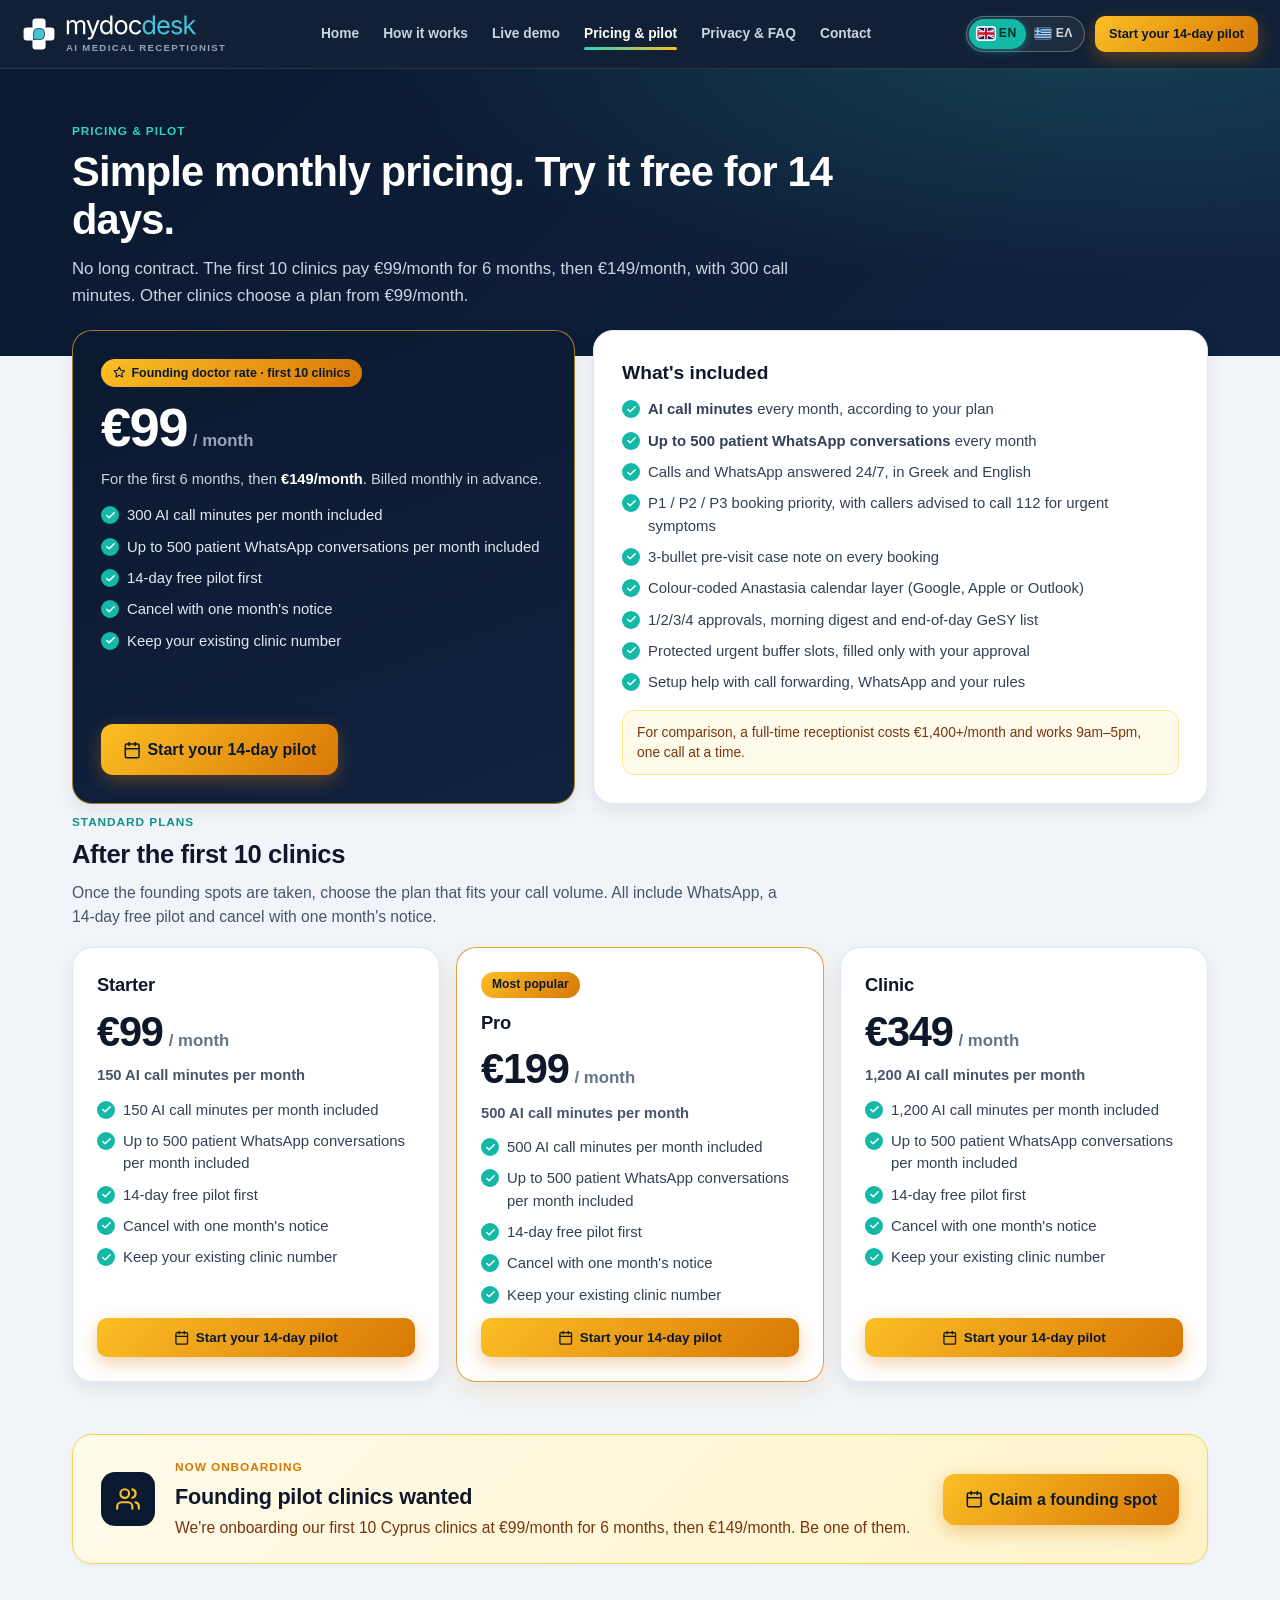
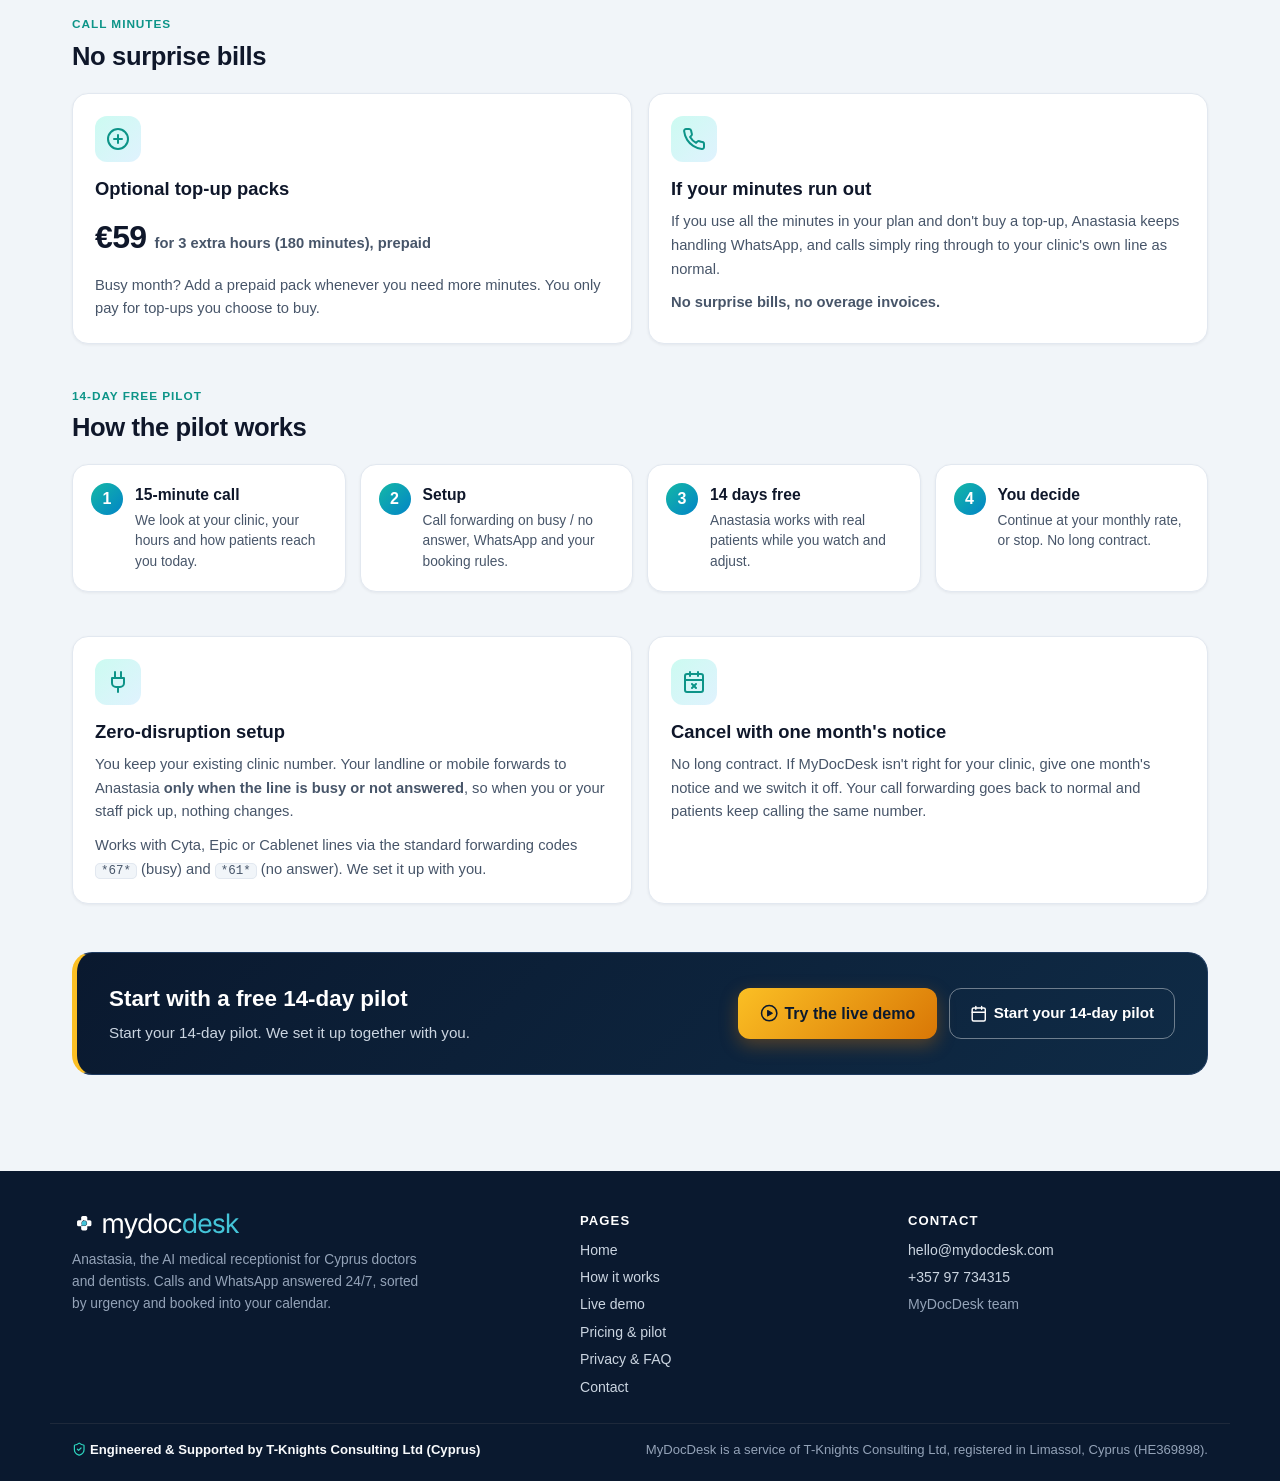
<file: pricing.html>
<!DOCTYPE html>
<html lang="en">
<head>
  <meta charset="UTF-8" />
  <meta name="viewport" content="width=device-width, initial-scale=1.0" />
  <title data-el="Τιμές &amp; πιλοτικό — MyDocDesk">Pricing &amp; pilot — MyDocDesk</title>
  <meta name="description" content="€99/month for 6 months for the first 10 founding clinics, then €149/month, with 300 AI call minutes and WhatsApp. Then plans from €99/month (Starter, Pro, Clinic). A prepaid 3-hour top-up for €59, no surprise bills, a 14-day free pilot and cancel with one month&#x27;s notice." data-el="€99/μήνα για 6 μήνες για τα πρώτα 10 ιδρυτικά ιατρεία, έπειτα €149/μήνα, με 300 λεπτά κλήσεων AI και WhatsApp. Στη συνέχεια πακέτα από €99/μήνα (Starter, Pro, Clinic). Προπληρωμένο πακέτο 3 επιπλέον ωρών για €59, χωρίς απρόοπτες χρεώσεις, 14 ημέρες δωρεάν πιλοτικά και ακύρωση με ειδοποίηση ενός μήνα." />
  <link rel="canonical" href="https://mydocdesk.com/pricing.html" />
  <meta name="theme-color" content="#0a192f" />
  <meta property="og:type" content="website" />
  <meta property="og:site_name" content="MyDocDesk" />
  <meta property="og:url" content="https://mydocdesk.com/pricing.html" />
  <meta property="og:title" content="Pricing &amp; pilot — MyDocDesk" data-el="Τιμές &amp; πιλοτικό — MyDocDesk" />
  <meta property="og:description" content="€99/month for 6 months for the first 10 founding clinics, then €149/month, with 300 AI call minutes and WhatsApp. Then plans from €99/month (Starter, Pro, Clinic). A prepaid 3-hour top-up for €59, no surprise bills, a 14-day free pilot and cancel with one month&#x27;s notice." data-el="€99/μήνα για 6 μήνες για τα πρώτα 10 ιδρυτικά ιατρεία, έπειτα €149/μήνα, με 300 λεπτά κλήσεων AI και WhatsApp. Στη συνέχεια πακέτα από €99/μήνα (Starter, Pro, Clinic). Προπληρωμένο πακέτο 3 επιπλέον ωρών για €59, χωρίς απρόοπτες χρεώσεις, 14 ημέρες δωρεάν πιλοτικά και ακύρωση με ειδοποίηση ενός μήνα." />
  <meta property="og:image" content="https://mydocdesk.com/assets/og-image.png" />
  <meta property="og:image:width" content="1200" />
  <meta property="og:image:height" content="630" />
  <meta property="og:image:alt" content="MyDocDesk — AI Medical Receptionist for Cyprus Clinics" />
  <meta property="og:locale" content="en_GB" />
  <meta property="og:locale:alternate" content="el_GR" />
  <meta name="twitter:card" content="summary_large_image" />
  <meta name="twitter:title" content="Pricing &amp; pilot — MyDocDesk" />
  <meta name="twitter:description" content="€99/month for 6 months for the first 10 founding clinics, then €149/month, with 300 AI call minutes and WhatsApp. Then plans from €99/month (Starter, Pro, Clinic). A prepaid 3-hour top-up for €59, no surprise bills, a 14-day free pilot and cancel with one month&#x27;s notice." />
  <meta name="twitter:image" content="https://mydocdesk.com/assets/og-image.png" />
  <meta name="twitter:image:alt" content="MyDocDesk — AI Medical Receptionist for Cyprus Clinics" />
  <link rel="icon" href="./favicon.ico" sizes="any" />
  <link rel="icon" type="image/svg+xml" href="./assets/brand/favicon-32.svg" />
  <link rel="icon" type="image/png" sizes="32x32" href="./assets/brand/favicon-32.png" />
  <link rel="apple-touch-icon" href="./apple-touch-icon.png" />
  <link rel="stylesheet" href="./styles.css?v=20261119c" />
  <link rel="stylesheet" href="./site.css?v=20261119c" />
  <script>
    (function () {
      try {
        var q = new URLSearchParams(location.search).get("lang");
        var l = q === "el" || q === "en" ? q : localStorage.getItem("mydocdesk-lang");
        if (l === "el") {
          document.documentElement.lang = "el";
          document.documentElement.classList.add("i18n-pending");
          setTimeout(function () { document.documentElement.classList.remove("i18n-pending"); }, 2500);
        }
      } catch (e) {}
    })();
  </script>
</head>
<body class="mp-page page-pricing" data-page="pricing">
  <a class="skip-link" href="#main">Skip to content</a>
  <header class="site-header" id="site-header">
    <div class="site-header-inner">
      <a class="site-brand" href="./index.html" aria-label="MyDocDesk home">
        <img src="./assets/brand/icon-on-dark.svg" alt="" class="brand-mark-img" width="40" height="40" />
        <span class="site-brand-text">
          <img src="./assets/brand/wordmark-on-dark.svg" alt="MyDocDesk" class="brand-word-img" width="131" height="25" data-no-i18n />
          <span class="site-brand-tag">AI Medical Receptionist</span>
        </span>
      </a>
      <nav class="site-nav" id="site-nav" aria-label="Main menu">
        <a href="./index.html" class="site-nav-link" data-page="home">Home</a>
        <a href="./how-it-works.html" class="site-nav-link" data-page="how">How it works</a>
        <a href="./demo.html" class="site-nav-link" data-page="demo">Live demo</a>
        <a href="./pricing.html" class="site-nav-link active" aria-current="page" data-page="pricing">Pricing &amp; pilot</a>
        <a href="./privacy-faq.html" class="site-nav-link" data-page="privacy">Privacy &amp; FAQ</a>
        <a href="./contact.html" class="site-nav-link" data-page="contact">Contact</a>
        <a href="./contact.html" class="pilot-cta-btn site-nav-cta">Start your 14-day pilot</a>
      </nav>
      <div class="site-header-actions">
        <div class="lang-switch" id="lang-switch" role="group" aria-label="Language / Γλώσσα">
          <button type="button" class="lang-switch-btn active" data-lang="en" aria-pressed="true" onclick="setSiteLanguage('en')" title="English" lang="en"><svg class="flag-ico" viewBox="0 0 60 30" width="16" height="11" preserveAspectRatio="xMidYMid slice" aria-hidden="true" focusable="false"><clipPath id="flag-uk-t"><path d="M30,15 h30 v15 z v15 h-30 z h-30 v-15 z v-15 h30 z"/></clipPath><path d="M0,0 v30 h60 v-30 z" fill="#012169"/><path d="M0,0 L60,30 M60,0 L0,30" stroke="#fff" stroke-width="6"/><path d="M0,0 L60,30 M60,0 L0,30" clip-path="url(#flag-uk-t)" stroke="#C8102E" stroke-width="4"/><path d="M30,0 v30 M0,15 h60" stroke="#fff" stroke-width="10"/><path d="M30,0 v30 M0,15 h60" stroke="#C8102E" stroke-width="6"/></svg><span>EN</span></button>
          <button type="button" class="lang-switch-btn" data-lang="el" aria-pressed="false" onclick="setSiteLanguage('el')" title="Ελληνικά" lang="el"><svg class="flag-ico" viewBox="0 0 27 18" width="16" height="11" preserveAspectRatio="xMidYMid slice" aria-hidden="true" focusable="false"><rect width="27" height="18" fill="#0D5EAF"/><path fill="#fff" d="M0 2h27v2H0zM0 6h27v2H0zM0 10h27v2H0zM0 14h27v2H0z"/><rect width="10" height="10" fill="#0D5EAF"/><path fill="#fff" d="M4 0h2v10H4zM0 4h10v2H0z"/></svg><span>ΕΛ</span></button>
        </div>
        <a href="./contact.html" class="pilot-cta-btn header-cta">Start your 14-day pilot</a>
        <button type="button" class="nav-toggle" id="nav-toggle" aria-expanded="false" aria-controls="site-nav" aria-label="Open menu">
          <svg viewBox="0 0 24 24" width="22" height="22" aria-hidden="true" focusable="false"><path class="nt-open" d="M3 6h18M3 12h18M3 18h18" stroke="currentColor" stroke-width="2.2" stroke-linecap="round" fill="none"/><path class="nt-close" d="M5 5l14 14M19 5L5 19" stroke="currentColor" stroke-width="2.2" stroke-linecap="round" fill="none"/></svg>
        </button>
      </div>
    </div>
  </header>

  <main class="mp-main" id="main">
    <section class="mp-page-hero">
      <div class="mp-eyebrow">Pricing &amp; pilot</div>
      <h1>Simple monthly pricing. Try it free for 14 days.</h1>
      <p class="mp-lead">No long contract. The first 10 clinics pay €99/month for 6 months, then €149/month, with 300 call minutes. Other clinics choose a plan from €99/month.</p>
    </section>

    <section class="mp-section price-grid" aria-label="Pricing">
      <article class="price-card featured">
        <div class="price-badge"><svg class="ico ico-star" viewBox="0 0 24 24" width="1em" height="1em" fill="none" stroke="currentColor" stroke-width="2" stroke-linecap="round" stroke-linejoin="round" aria-hidden="true" focusable="false"><path d="M12 2l3.09 6.26L22 9.27l-5 4.87 1.18 6.88L12 17.77l-6.18 3.25L7 14.14 2 9.27l6.91-1.01z"/></svg> Founding doctor rate · first 10 clinics</div>
        <div class="price-amount"><span class="price-num" data-no-i18n>€99</span><span class="price-per">/ month</span></div>
        <p class="price-note">For the first 6 months, then <strong>€149/month</strong>. Billed monthly in advance.</p>
        <ul class="price-list">
          <li>300 AI call minutes per month included</li>
          <li>Up to 500 patient WhatsApp conversations per month included</li>
          <li>14-day free pilot first</li>
          <li>Cancel with one month's notice</li>
          <li>Keep your existing clinic number</li>
        </ul>
        <a href="./contact.html" class="pilot-cta-btn large"><svg class="ico ico-calendar" viewBox="0 0 24 24" width="1em" height="1em" fill="none" stroke="currentColor" stroke-width="2" stroke-linecap="round" stroke-linejoin="round" aria-hidden="true" focusable="false"><rect x="3" y="4" width="18" height="18" rx="2"/><path d="M16 2v4M8 2v4M3 10h18"/></svg> Start your 14-day pilot</a>
      </article>
      <article class="price-card">
        <h2>What's included</h2>
        <ul class="price-list check">
          <li><strong>AI call minutes</strong> every month, according to your plan</li>
          <li><strong>Up to 500 patient WhatsApp conversations</strong> every month</li>
          <li>Calls and WhatsApp answered 24/7, in Greek and English</li>
          <li>P1 / P2 / P3 booking priority, with callers advised to call 112 for urgent symptoms</li>
          <li>3-bullet pre-visit case note on every booking</li>
          <li>Colour-coded Anastasia calendar layer (Google, Apple or Outlook)</li>
          <li>1/2/3/4 approvals, morning digest and end-of-day GeSY list</li>
          <li>Protected urgent buffer slots, filled only with your approval</li>
          <li>Setup help with call forwarding, WhatsApp and your rules</li>
        </ul>
        <p class="price-compare">For comparison, a full-time receptionist costs €1,400+/month and works 9am–5pm, one call at a time.</p>
      </article>
    </section>

    <section class="mp-section plan-section" aria-labelledby="plans-title">
      <div class="mp-section-head">
        <div class="mp-eyebrow">Standard plans</div>
        <h2 id="plans-title">After the first 10 clinics</h2>
        <p>Once the founding spots are taken, choose the plan that fits your call volume. All include WhatsApp, a 14-day free pilot and cancel with one month's notice.</p>
      </div>
      <div class="plan-grid">
        <article class="plan-card">
          <h3 class="plan-name" data-no-i18n>Starter</h3>
          <div class="price-amount"><span class="price-num" data-no-i18n>€99</span><span class="price-per">/ month</span></div>
          <p class="price-note">150 AI call minutes per month</p>
          <ul class="price-list check">
            <li>150 AI call minutes per month included</li>
            <li>Up to 500 patient WhatsApp conversations per month included</li>
            <li>14-day free pilot first</li>
            <li>Cancel with one month's notice</li>
            <li>Keep your existing clinic number</li>
          </ul>
          <a href="./contact.html" class="pilot-cta-btn"><svg class="ico ico-calendar" viewBox="0 0 24 24" width="1em" height="1em" fill="none" stroke="currentColor" stroke-width="2" stroke-linecap="round" stroke-linejoin="round" aria-hidden="true" focusable="false"><rect x="3" y="4" width="18" height="18" rx="2"/><path d="M16 2v4M8 2v4M3 10h18"/></svg> Start your 14-day pilot</a>
        </article>
        <article class="plan-card recommended">
          <div class="plan-badge">Most popular</div>
          <h3 class="plan-name" data-no-i18n>Pro</h3>
          <div class="price-amount"><span class="price-num" data-no-i18n>€199</span><span class="price-per">/ month</span></div>
          <p class="price-note">500 AI call minutes per month</p>
          <ul class="price-list check">
            <li>500 AI call minutes per month included</li>
            <li>Up to 500 patient WhatsApp conversations per month included</li>
            <li>14-day free pilot first</li>
            <li>Cancel with one month's notice</li>
            <li>Keep your existing clinic number</li>
          </ul>
          <a href="./contact.html" class="pilot-cta-btn"><svg class="ico ico-calendar" viewBox="0 0 24 24" width="1em" height="1em" fill="none" stroke="currentColor" stroke-width="2" stroke-linecap="round" stroke-linejoin="round" aria-hidden="true" focusable="false"><rect x="3" y="4" width="18" height="18" rx="2"/><path d="M16 2v4M8 2v4M3 10h18"/></svg> Start your 14-day pilot</a>
        </article>
        <article class="plan-card">
          <h3 class="plan-name" data-no-i18n>Clinic</h3>
          <div class="price-amount"><span class="price-num" data-no-i18n>€349</span><span class="price-per">/ month</span></div>
          <p class="price-note">1,200 AI call minutes per month</p>
          <ul class="price-list check">
            <li>1,200 AI call minutes per month included</li>
            <li>Up to 500 patient WhatsApp conversations per month included</li>
            <li>14-day free pilot first</li>
            <li>Cancel with one month's notice</li>
            <li>Keep your existing clinic number</li>
          </ul>
          <a href="./contact.html" class="pilot-cta-btn"><svg class="ico ico-calendar" viewBox="0 0 24 24" width="1em" height="1em" fill="none" stroke="currentColor" stroke-width="2" stroke-linecap="round" stroke-linejoin="round" aria-hidden="true" focusable="false"><rect x="3" y="4" width="18" height="18" rx="2"/><path d="M16 2v4M8 2v4M3 10h18"/></svg> Start your 14-day pilot</a>
        </article>
      </div>
    </section>

    <section class="mp-section mp-pilot-band-wrap" aria-labelledby="pilot-band-title">
      <div class="mp-pilot-band">
        <div class="mp-pilot-band-ico" aria-hidden="true"><svg class="ico ico-users" viewBox="0 0 24 24" width="1em" height="1em" fill="none" stroke="currentColor" stroke-width="2" stroke-linecap="round" stroke-linejoin="round" aria-hidden="true" focusable="false"><path d="M16 21v-2a4 4 0 0 0-4-4H6a4 4 0 0 0-4 4v2"/><circle cx="9" cy="7" r="4"/><path d="M22 21v-2a4 4 0 0 0-3-3.87M16 3.13a4 4 0 0 1 0 7.75"/></svg></div>
        <div class="mp-pilot-band-copy">
          <div class="mp-eyebrow">Now onboarding</div>
          <h2 id="pilot-band-title">Founding pilot clinics wanted</h2>
          <p>We're onboarding our first 10 Cyprus clinics at €99/month for 6 months, then €149/month. Be one of them.</p>
        </div>
        <div class="mp-pilot-band-actions">
          <a href="./contact.html" class="pilot-cta-btn js-pilot-cta large"><svg class="ico ico-calendar" viewBox="0 0 24 24" width="1em" height="1em" fill="none" stroke="currentColor" stroke-width="2" stroke-linecap="round" stroke-linejoin="round" aria-hidden="true" focusable="false"><rect x="3" y="4" width="18" height="18" rx="2"/><path d="M16 2v4M8 2v4M3 10h18"/></svg> Claim a founding spot</a>
        </div>
      </div>
    </section>

    <section class="mp-section" aria-labelledby="minutes-title">
      <div class="mp-section-head">
        <div class="mp-eyebrow">Call minutes</div>
        <h2 id="minutes-title">No surprise bills</h2>
      </div>
      <div class="mp-two-col">
        <article class="mp-card">
          <div class="mp-card-ico" aria-hidden="true"><svg class="ico ico-plus-circle" viewBox="0 0 24 24" width="1em" height="1em" fill="none" stroke="currentColor" stroke-width="2" stroke-linecap="round" stroke-linejoin="round" aria-hidden="true" focusable="false"><circle cx="12" cy="12" r="10"/><path d="M8 12h8M12 8v8"/></svg></div>
          <h2>Optional top-up packs</h2>
          <p class="topup-price"><strong data-no-i18n>€59</strong> <span>for 3 extra hours (180 minutes), prepaid</span></p>
          <p>Busy month? Add a prepaid pack whenever you need more minutes. You only pay for top-ups you choose to buy.</p>
        </article>
        <article class="mp-card">
          <div class="mp-card-ico" aria-hidden="true"><svg class="ico ico-phone" viewBox="0 0 24 24" width="1em" height="1em" fill="none" stroke="currentColor" stroke-width="2" stroke-linecap="round" stroke-linejoin="round" aria-hidden="true" focusable="false"><path d="M22 16.92v3a2 2 0 0 1-2.18 2 19.79 19.79 0 0 1-8.63-3.07 19.5 19.5 0 0 1-6-6 19.79 19.79 0 0 1-3.07-8.67A2 2 0 0 1 4.11 2h3a2 2 0 0 1 2 1.72c.13.96.36 1.9.7 2.81a2 2 0 0 1-.45 2.11L8.09 9.91a16 16 0 0 0 6 6l1.27-1.27a2 2 0 0 1 2.11-.45c.91.34 1.85.57 2.81.7A2 2 0 0 1 22 16.92z"/></svg></div>
          <h2>If your minutes run out</h2>
          <p>If you use all the minutes in your plan and don't buy a top-up, Anastasia keeps handling WhatsApp, and calls simply ring through to your clinic's own line as normal.</p>
          <p><strong>No surprise bills, no overage invoices.</strong></p>
        </article>
      </div>
    </section>

    <section class="mp-section" aria-labelledby="pilot-title">
      <div class="mp-section-head">
        <div class="mp-eyebrow">14-day free pilot</div>
        <h2 id="pilot-title">How the pilot works</h2>
      </div>
      <ol class="pilot-steps">
        <li class="pilot-step"><span class="setup-num" aria-hidden="true">1</span><div><strong>15-minute call</strong><p>We look at your clinic, your hours and how patients reach you today.</p></div></li>
        <li class="pilot-step"><span class="setup-num" aria-hidden="true">2</span><div><strong>Setup</strong><p>Call forwarding on busy / no answer, WhatsApp and your booking rules.</p></div></li>
        <li class="pilot-step"><span class="setup-num" aria-hidden="true">3</span><div><strong>14 days free</strong><p>Anastasia works with real patients while you watch and adjust.</p></div></li>
        <li class="pilot-step"><span class="setup-num" aria-hidden="true">4</span><div><strong>You decide</strong><p>Continue at your monthly rate, or stop. No long contract.</p></div></li>
      </ol>
    </section>

    <section class="mp-section mp-two-col" aria-label="Setup and cancellation">
      <article class="mp-card">
        <div class="mp-card-ico" aria-hidden="true"><svg class="ico ico-plug" viewBox="0 0 24 24" width="1em" height="1em" fill="none" stroke="currentColor" stroke-width="2" stroke-linecap="round" stroke-linejoin="round" aria-hidden="true" focusable="false"><path d="M12 22v-5M9 8V2M15 8V2M18 8v5a4 4 0 0 1-4 4h-4a4 4 0 0 1-4-4V8z"/></svg></div>
        <h2>Zero-disruption setup</h2>
        <p>You keep your existing clinic number. Your landline or mobile forwards to Anastasia <strong>only when the line is busy or not answered</strong>, so when you or your staff pick up, nothing changes.</p>
        <p class="mp-small">Works with Cyta, Epic or Cablenet lines via the standard forwarding codes <code>*67*</code> (busy) and <code>*61*</code> (no answer). We set it up with you.</p>
      </article>
      <article class="mp-card">
        <div class="mp-card-ico" aria-hidden="true"><svg class="ico ico-calendar-x" viewBox="0 0 24 24" width="1em" height="1em" fill="none" stroke="currentColor" stroke-width="2" stroke-linecap="round" stroke-linejoin="round" aria-hidden="true" focusable="false"><rect x="3" y="4" width="18" height="18" rx="2"/><path d="M16 2v4M8 2v4M3 10h18M10 14l4 4M14 14l-4 4"/></svg></div>
        <h2>Cancel with one month's notice</h2>
        <p>No long contract. If MyDocDesk isn't right for your clinic, give one month's notice and we switch it off. Your call forwarding goes back to normal and patients keep calling the same number.</p>
      </article>
    </section>

    <section class="mp-cta-band" aria-label="Book a pilot call">
      <div class="mp-cta-copy">
        <h2>Start with a free 14-day pilot</h2>
        <p>Start your 14-day pilot. We set it up together with you.</p>
      </div>
      <div class="mp-cta-actions">
        <a href="./demo.html" class="pilot-cta-btn large"><svg class="ico ico-play" viewBox="0 0 24 24" width="1em" height="1em" fill="none" stroke="currentColor" stroke-width="2" stroke-linecap="round" stroke-linejoin="round" aria-hidden="true" focusable="false"><circle cx="12" cy="12" r="10"/><path d="M10 8.5v7l6-3.5z" fill="currentColor" stroke-width="1.5"/></svg> Try the live demo</a>
        <a href="./contact.html" class="mp-btn-ghost"><svg class="ico ico-calendar" viewBox="0 0 24 24" width="1em" height="1em" fill="none" stroke="currentColor" stroke-width="2" stroke-linecap="round" stroke-linejoin="round" aria-hidden="true" focusable="false"><rect x="3" y="4" width="18" height="18" rx="2"/><path d="M16 2v4M8 2v4M3 10h18"/></svg> Start your 14-day pilot</a>
      </div>
    </section>
  </main>

  <footer class="site-footer mp-footer">
    <div class="mp-footer-grid">
      <div class="mp-footer-col mp-footer-brand">
        <div class="mp-footer-logo" data-no-i18n><img src="./assets/brand/lockup-on-dark.svg" alt="MyDocDesk" width="170" height="30" /></div>
        <p>Anastasia, the AI medical receptionist for Cyprus doctors and dentists. Calls and WhatsApp answered 24/7, sorted by urgency and booked into your calendar.</p>
      </div>
      <nav class="mp-footer-col" aria-label="Footer menu">
        <div class="mp-footer-title">Pages</div>
        <ul>
          <li><a href="./index.html">Home</a></li>
          <li><a href="./how-it-works.html">How it works</a></li>
          <li><a href="./demo.html">Live demo</a></li>
          <li><a href="./pricing.html">Pricing &amp; pilot</a></li>
          <li><a href="./privacy-faq.html">Privacy &amp; FAQ</a></li>
          <li><a href="./contact.html">Contact</a></li>
        </ul>
      </nav>
      <div class="mp-footer-col">
        <div class="mp-footer-title">Contact</div>
        <ul>
          <li><a href="mailto:hello@mydocdesk.com" data-no-i18n>hello@mydocdesk.com</a></li>
          <li><a href="tel:+35797734315" data-no-i18n>+357 97 734315</a></li>
          <li>MyDocDesk team</li>
        </ul>
      </div>
    </div>
    <div class="mp-footer-bottom">
      <div class="site-footer-trust" data-no-i18n><svg class="ico ico-shield-check" viewBox="0 0 24 24" width="1em" height="1em" fill="none" stroke="currentColor" stroke-width="2" stroke-linecap="round" stroke-linejoin="round" aria-hidden="true" focusable="false"><path d="M20 13c0 5-3.5 7.5-7.66 8.95a1 1 0 0 1-.67-.01C7.5 20.5 4 18 4 13V6a1 1 0 0 1 1-1c2 0 4.5-1.2 6.24-2.72a1.17 1.17 0 0 1 1.52 0C14.51 3.81 17 5 19 5a1 1 0 0 1 1 1z"/><path d="m9 12 2 2 4-4"/></svg> <strong>Engineered &amp; Supported by T-Knights Consulting Ltd (Cyprus)</strong></div>
      <div class="site-footer-legal">MyDocDesk is a service of T-Knights Consulting Ltd, registered in Limassol, Cyprus (HE369898).</div>
    </div>
  </footer>

  <nav class="mobile-quick-jump mp-bottom-bar" aria-label="Quick links">
    <a href="./index.html" class="mjump-btn"><span class="mj-ico" aria-hidden="true"><svg class="ico ico-home" viewBox="0 0 24 24" width="1em" height="1em" fill="none" stroke="currentColor" stroke-width="2" stroke-linecap="round" stroke-linejoin="round" aria-hidden="true" focusable="false"><path d="M3 9.5 12 3l9 6.5V20a1 1 0 0 1-1 1h-5v-6H9v6H4a1 1 0 0 1-1-1z"/></svg></span><span class="mj-lbl">Home</span></a>
    <a href="./how-it-works.html" class="mjump-btn"><span class="mj-ico" aria-hidden="true"><svg class="ico ico-sliders" viewBox="0 0 24 24" width="1em" height="1em" fill="none" stroke="currentColor" stroke-width="2" stroke-linecap="round" stroke-linejoin="round" aria-hidden="true" focusable="false"><path d="M21 4h-7M10 4H3M21 12h-9M8 12H3M21 20h-5M12 20H3M14 2v4M8 10v4M16 18v4"/></svg></span><span class="mj-lbl">How</span></a>
    <a href="./demo.html" class="mjump-btn"><span class="mj-ico" aria-hidden="true"><svg class="ico ico-play" viewBox="0 0 24 24" width="1em" height="1em" fill="none" stroke="currentColor" stroke-width="2" stroke-linecap="round" stroke-linejoin="round" aria-hidden="true" focusable="false"><circle cx="12" cy="12" r="10"/><path d="M10 8.5v7l6-3.5z" fill="currentColor" stroke-width="1.5"/></svg></span><span class="mj-lbl">Demo</span></a>
    <a href="./pricing.html" class="mjump-btn active" aria-current="page"><span class="mj-ico" aria-hidden="true"><svg class="ico ico-euro" viewBox="0 0 24 24" width="1em" height="1em" fill="none" stroke="currentColor" stroke-width="2" stroke-linecap="round" stroke-linejoin="round" aria-hidden="true" focusable="false"><path d="M4 10h12M4 14h9"/><path d="M19 6a7.7 7.7 0 0 0-5.2-2A7.9 7.9 0 0 0 6 12c0 4.4 3.5 8 7.8 8 2 0 3.8-.8 5.2-2"/></svg></span><span class="mj-lbl">Pricing</span></a>
    <a href="./contact.html" class="mjump-btn"><span class="mj-ico" aria-hidden="true"><svg class="ico ico-mail" viewBox="0 0 24 24" width="1em" height="1em" fill="none" stroke="currentColor" stroke-width="2" stroke-linecap="round" stroke-linejoin="round" aria-hidden="true" focusable="false"><rect x="2" y="4" width="20" height="16" rx="2"/><path d="m22 7-10 6L2 7"/></svg></span><span class="mj-lbl">Contact</span></a>
  </nav>

  <script src="./i18n.js?v=20261119c"></script>
  <script src="./i18n-el.js?v=20261119c"></script>
  <script src="./site.js?v=20261119c"></script>
</body>
</html>
</file>
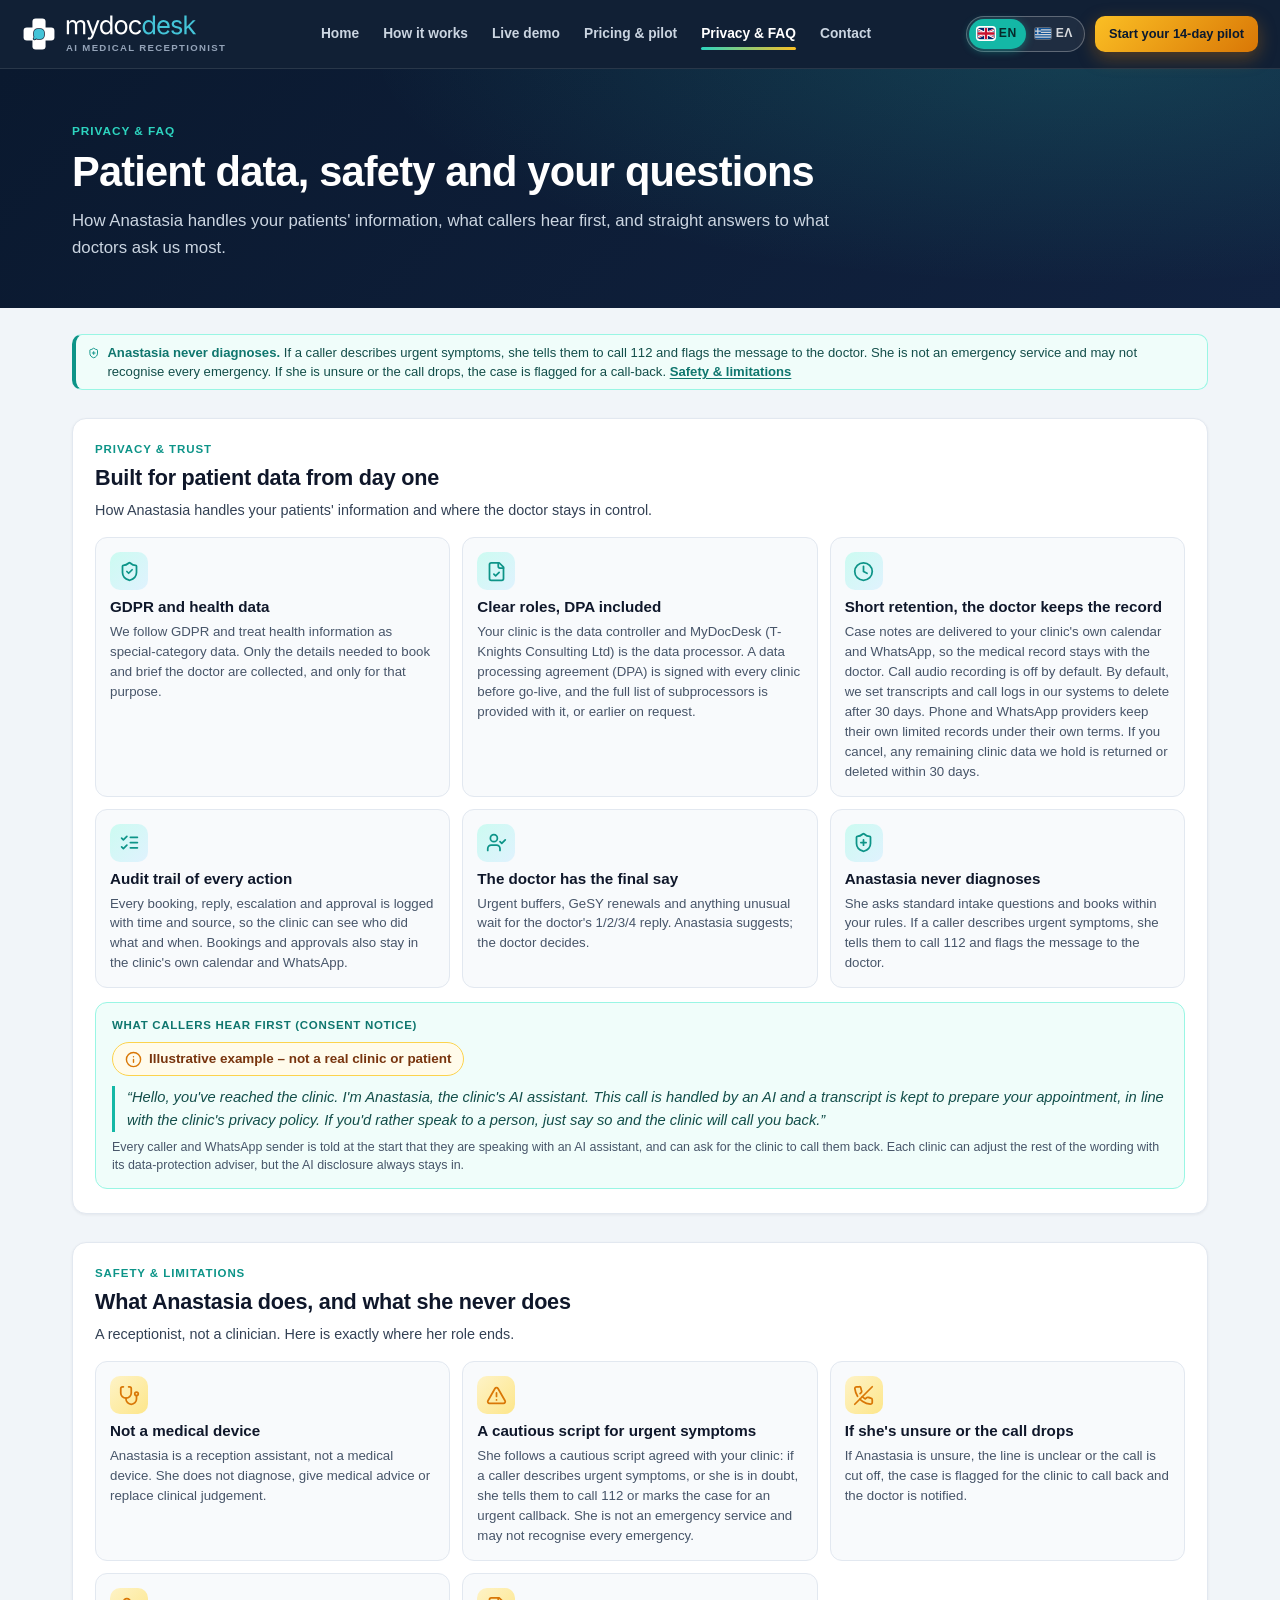
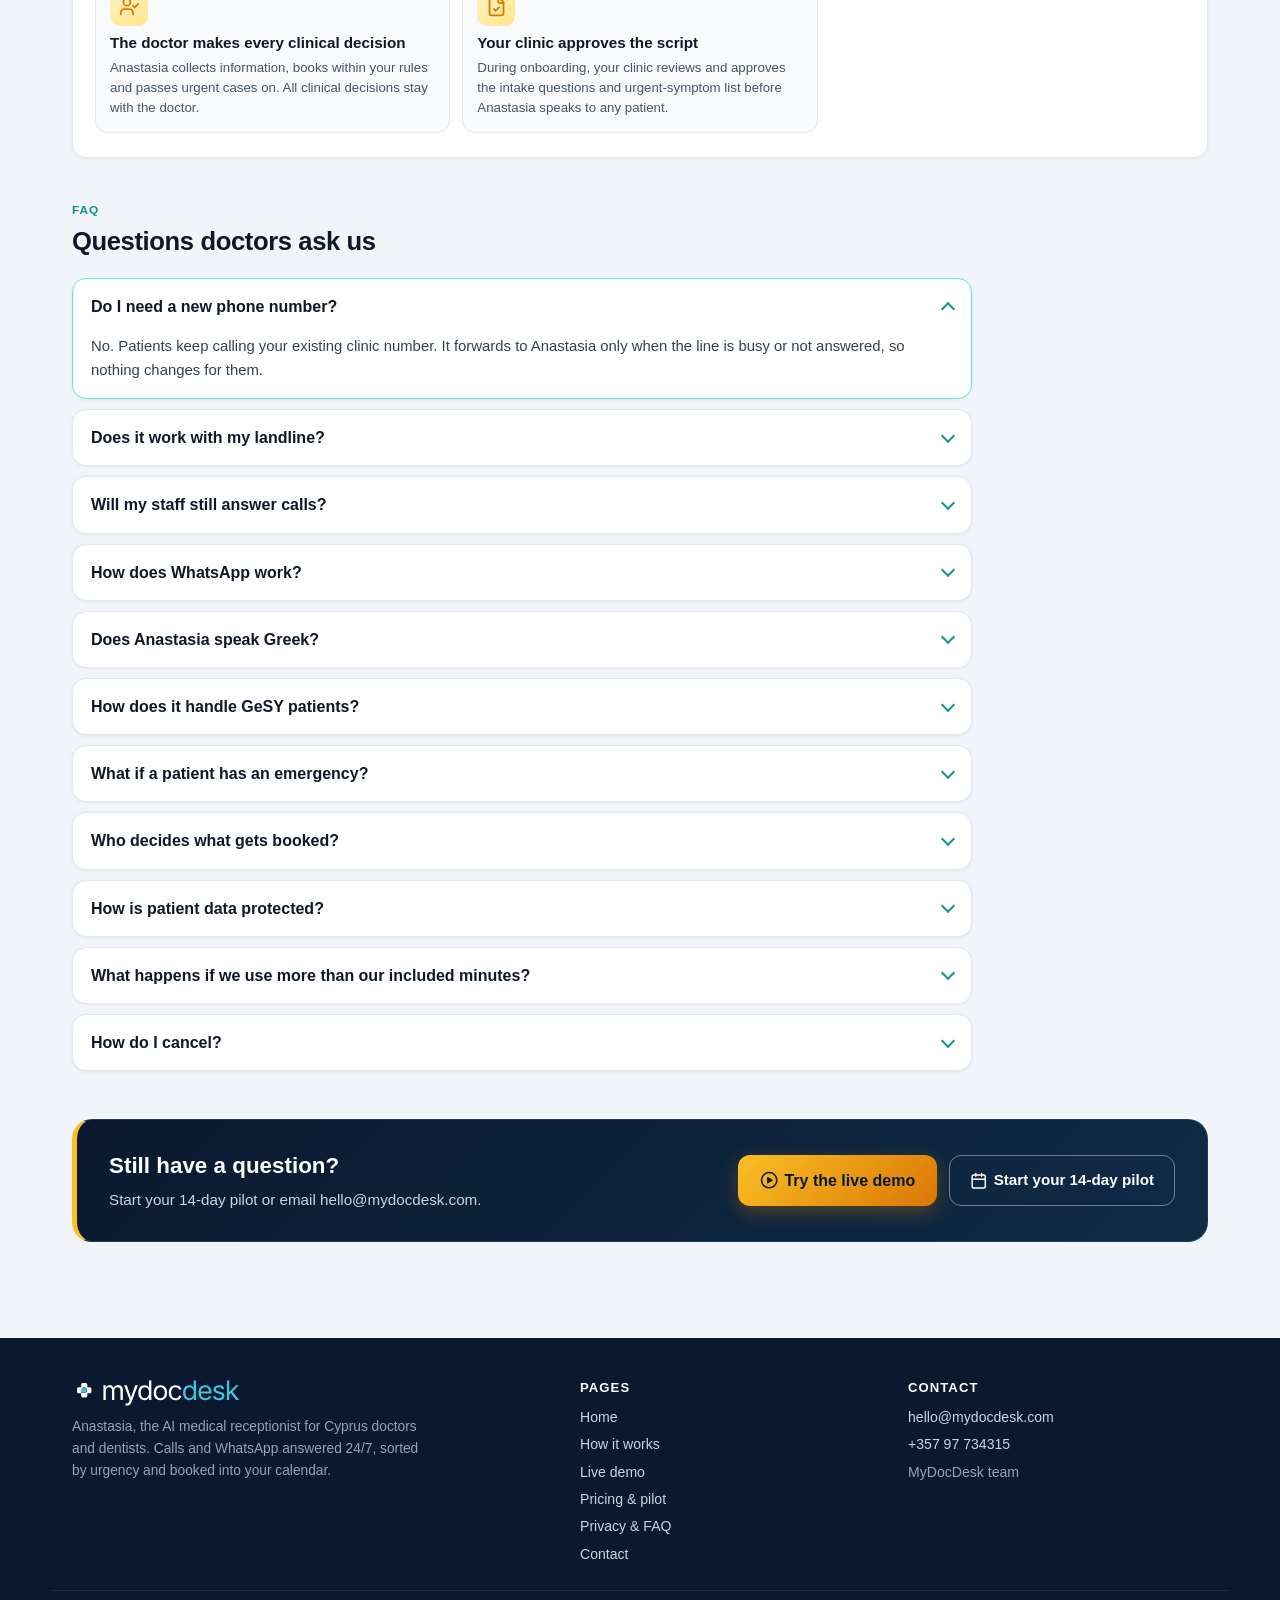
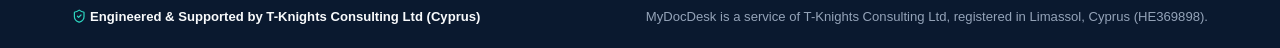
<file: privacy-faq.html>
<!DOCTYPE html>
<html lang="en">
<head>
  <meta charset="UTF-8" />
  <meta name="viewport" content="width=device-width, initial-scale=1.0" />
  <title data-el="Απόρρητο &amp; Συχνές ερωτήσεις — MyDocDesk">Privacy &amp; FAQ — MyDocDesk</title>
  <meta name="description" content="How MyDocDesk handles patient data, what callers hear first, and answers to common questions from Cyprus doctors: numbers, landlines, WhatsApp, Greek, GeSY, cancellation and emergencies." data-el="Πώς το MyDocDesk διαχειρίζεται τα δεδομένα των ασθενών, τι ακούν πρώτα όσοι καλούν και απαντήσεις σε συχνές ερωτήσεις γιατρών στην Κύπρο: αριθμοί, σταθερά, WhatsApp, ελληνικά, ΓεΣΥ, ακύρωση και επείγοντα." />
  <link rel="canonical" href="https://mydocdesk.com/privacy-faq.html" />
  <meta name="theme-color" content="#0a192f" />
  <meta property="og:type" content="website" />
  <meta property="og:site_name" content="MyDocDesk" />
  <meta property="og:url" content="https://mydocdesk.com/privacy-faq.html" />
  <meta property="og:title" content="Privacy &amp; FAQ — MyDocDesk" data-el="Απόρρητο &amp; Συχνές ερωτήσεις — MyDocDesk" />
  <meta property="og:description" content="How MyDocDesk handles patient data, what callers hear first, and answers to common questions from Cyprus doctors: numbers, landlines, WhatsApp, Greek, GeSY, cancellation and emergencies." data-el="Πώς το MyDocDesk διαχειρίζεται τα δεδομένα των ασθενών, τι ακούν πρώτα όσοι καλούν και απαντήσεις σε συχνές ερωτήσεις γιατρών στην Κύπρο: αριθμοί, σταθερά, WhatsApp, ελληνικά, ΓεΣΥ, ακύρωση και επείγοντα." />
  <meta property="og:image" content="https://mydocdesk.com/assets/og-image.png" />
  <meta property="og:image:width" content="1200" />
  <meta property="og:image:height" content="630" />
  <meta property="og:image:alt" content="MyDocDesk — AI Medical Receptionist for Cyprus Clinics" />
  <meta property="og:locale" content="en_GB" />
  <meta property="og:locale:alternate" content="el_GR" />
  <meta name="twitter:card" content="summary_large_image" />
  <meta name="twitter:title" content="Privacy &amp; FAQ — MyDocDesk" />
  <meta name="twitter:description" content="How MyDocDesk handles patient data, what callers hear first, and answers to common questions from Cyprus doctors: numbers, landlines, WhatsApp, Greek, GeSY, cancellation and emergencies." />
  <meta name="twitter:image" content="https://mydocdesk.com/assets/og-image.png" />
  <meta name="twitter:image:alt" content="MyDocDesk — AI Medical Receptionist for Cyprus Clinics" />
  <link rel="icon" href="./favicon.ico" sizes="any" />
  <link rel="icon" type="image/svg+xml" href="./assets/brand/favicon-32.svg" />
  <link rel="icon" type="image/png" sizes="32x32" href="./assets/brand/favicon-32.png" />
  <link rel="apple-touch-icon" href="./apple-touch-icon.png" />
  <link rel="stylesheet" href="./styles.css?v=20261119c" />
  <link rel="stylesheet" href="./site.css?v=20261119c" />
  <script>
    (function () {
      try {
        var q = new URLSearchParams(location.search).get("lang");
        var l = q === "el" || q === "en" ? q : localStorage.getItem("mydocdesk-lang");
        if (l === "el") {
          document.documentElement.lang = "el";
          document.documentElement.classList.add("i18n-pending");
          setTimeout(function () { document.documentElement.classList.remove("i18n-pending"); }, 2500);
        }
      } catch (e) {}
    })();
  </script>
</head>
<body class="mp-page page-privacy" data-page="privacy">
  <a class="skip-link" href="#main">Skip to content</a>
  <header class="site-header" id="site-header">
    <div class="site-header-inner">
      <a class="site-brand" href="./index.html" aria-label="MyDocDesk home">
        <img src="./assets/brand/icon-on-dark.svg" alt="" class="brand-mark-img" width="40" height="40" />
        <span class="site-brand-text">
          <img src="./assets/brand/wordmark-on-dark.svg" alt="MyDocDesk" class="brand-word-img" width="131" height="25" data-no-i18n />
          <span class="site-brand-tag">AI Medical Receptionist</span>
        </span>
      </a>
      <nav class="site-nav" id="site-nav" aria-label="Main menu">
        <a href="./index.html" class="site-nav-link" data-page="home">Home</a>
        <a href="./how-it-works.html" class="site-nav-link" data-page="how">How it works</a>
        <a href="./demo.html" class="site-nav-link" data-page="demo">Live demo</a>
        <a href="./pricing.html" class="site-nav-link" data-page="pricing">Pricing &amp; pilot</a>
        <a href="./privacy-faq.html" class="site-nav-link active" aria-current="page" data-page="privacy">Privacy &amp; FAQ</a>
        <a href="./contact.html" class="site-nav-link" data-page="contact">Contact</a>
        <a href="./contact.html" class="pilot-cta-btn site-nav-cta">Start your 14-day pilot</a>
      </nav>
      <div class="site-header-actions">
        <div class="lang-switch" id="lang-switch" role="group" aria-label="Language / Γλώσσα">
          <button type="button" class="lang-switch-btn active" data-lang="en" aria-pressed="true" onclick="setSiteLanguage('en')" title="English" lang="en"><svg class="flag-ico" viewBox="0 0 60 30" width="16" height="11" preserveAspectRatio="xMidYMid slice" aria-hidden="true" focusable="false"><clipPath id="flag-uk-t"><path d="M30,15 h30 v15 z v15 h-30 z h-30 v-15 z v-15 h30 z"/></clipPath><path d="M0,0 v30 h60 v-30 z" fill="#012169"/><path d="M0,0 L60,30 M60,0 L0,30" stroke="#fff" stroke-width="6"/><path d="M0,0 L60,30 M60,0 L0,30" clip-path="url(#flag-uk-t)" stroke="#C8102E" stroke-width="4"/><path d="M30,0 v30 M0,15 h60" stroke="#fff" stroke-width="10"/><path d="M30,0 v30 M0,15 h60" stroke="#C8102E" stroke-width="6"/></svg><span>EN</span></button>
          <button type="button" class="lang-switch-btn" data-lang="el" aria-pressed="false" onclick="setSiteLanguage('el')" title="Ελληνικά" lang="el"><svg class="flag-ico" viewBox="0 0 27 18" width="16" height="11" preserveAspectRatio="xMidYMid slice" aria-hidden="true" focusable="false"><rect width="27" height="18" fill="#0D5EAF"/><path fill="#fff" d="M0 2h27v2H0zM0 6h27v2H0zM0 10h27v2H0zM0 14h27v2H0z"/><rect width="10" height="10" fill="#0D5EAF"/><path fill="#fff" d="M4 0h2v10H4zM0 4h10v2H0z"/></svg><span>ΕΛ</span></button>
        </div>
        <a href="./contact.html" class="pilot-cta-btn header-cta">Start your 14-day pilot</a>
        <button type="button" class="nav-toggle" id="nav-toggle" aria-expanded="false" aria-controls="site-nav" aria-label="Open menu">
          <svg viewBox="0 0 24 24" width="22" height="22" aria-hidden="true" focusable="false"><path class="nt-open" d="M3 6h18M3 12h18M3 18h18" stroke="currentColor" stroke-width="2.2" stroke-linecap="round" fill="none"/><path class="nt-close" d="M5 5l14 14M19 5L5 19" stroke="currentColor" stroke-width="2.2" stroke-linecap="round" fill="none"/></svg>
        </button>
      </div>
    </div>
  </header>

  <main class="mp-main" id="main">
    <section class="mp-page-hero">
      <div class="mp-eyebrow">Privacy &amp; FAQ</div>
      <h1>Patient data, safety and your questions</h1>
      <p class="mp-lead">How Anastasia handles your patients' information, what callers hear first, and straight answers to what doctors ask us most.</p>
    </section>

    <p class="demo-safety-line mp-safety" role="note">
      <span class="safety-ico" aria-hidden="true"><svg class="ico ico-shield-plus" viewBox="0 0 24 24" width="1em" height="1em" fill="none" stroke="currentColor" stroke-width="2" stroke-linecap="round" stroke-linejoin="round" aria-hidden="true" focusable="false"><path d="M20 13c0 5-3.5 7.5-7.66 8.95a1 1 0 0 1-.67-.01C7.5 20.5 4 18 4 13V6a1 1 0 0 1 1-1c2 0 4.5-1.2 6.24-2.72a1.17 1.17 0 0 1 1.52 0C14.51 3.81 17 5 19 5a1 1 0 0 1 1 1z"/><path d="M9 12h6M12 9v6"/></svg></span><span class="safety-txt"><strong>Anastasia never diagnoses.</strong> If a caller describes urgent symptoms, she tells them to call 112 and flags the message to the doctor. She is not an emergency service and may not recognise every emergency. If she is unsure or the call drops, the case is flagged for a call-back. <a href="./privacy-faq.html#safety">Safety &amp; limitations</a></span>
    </p>

    <div class="mp-trust-wrap">
      <section class="info-section trust-section" id="privacy-trust" aria-labelledby="trust-title">
        <div class="info-section-head">
          <div class="info-eyebrow">Privacy &amp; trust</div>
          <h2 id="trust-title" class="info-title">Built for patient data from day one</h2>
          <p class="info-lead">How Anastasia handles your patients' information and where the doctor stays in control.</p>
        </div>
        <div class="trust-grid">
          <div class="trust-card"><div class="trust-ico" aria-hidden="true"><svg class="ico ico-shield-check" viewBox="0 0 24 24" width="1em" height="1em" fill="none" stroke="currentColor" stroke-width="2" stroke-linecap="round" stroke-linejoin="round" aria-hidden="true" focusable="false"><path d="M20 13c0 5-3.5 7.5-7.66 8.95a1 1 0 0 1-.67-.01C7.5 20.5 4 18 4 13V6a1 1 0 0 1 1-1c2 0 4.5-1.2 6.24-2.72a1.17 1.17 0 0 1 1.52 0C14.51 3.81 17 5 19 5a1 1 0 0 1 1 1z"/><path d="m9 12 2 2 4-4"/></svg></div><h3>GDPR and health data</h3><p>We follow GDPR and treat health information as special-category data. Only the details needed to book and brief the doctor are collected, and only for that purpose.</p></div>
          <div class="trust-card"><div class="trust-ico" aria-hidden="true"><svg class="ico ico-file-check" viewBox="0 0 24 24" width="1em" height="1em" fill="none" stroke="currentColor" stroke-width="2" stroke-linecap="round" stroke-linejoin="round" aria-hidden="true" focusable="false"><path d="M15 2H6a2 2 0 0 0-2 2v16a2 2 0 0 0 2 2h12a2 2 0 0 0 2-2V7z"/><path d="M14 2v4a2 2 0 0 0 2 2h4M9 15l2 2 4-4"/></svg></div><h3>Clear roles, DPA included</h3><p>Your clinic is the data controller and MyDocDesk (T-Knights Consulting Ltd) is the data processor. A data processing agreement (DPA) is signed with every clinic before go-live, and the full list of subprocessors is provided with it, or earlier on request.</p></div>
          <div class="trust-card"><div class="trust-ico" aria-hidden="true"><svg class="ico ico-clock" viewBox="0 0 24 24" width="1em" height="1em" fill="none" stroke="currentColor" stroke-width="2" stroke-linecap="round" stroke-linejoin="round" aria-hidden="true" focusable="false"><circle cx="12" cy="12" r="10"/><path d="M12 6v6l4 2"/></svg></div><h3>Short retention, the doctor keeps the record</h3><p>Case notes are delivered to your clinic's own calendar and WhatsApp, so the medical record stays with the doctor. Call audio recording is off by default. By default, we set transcripts and call logs in our systems to delete after 30 days. Phone and WhatsApp providers keep their own limited records under their own terms. If you cancel, any remaining clinic data we hold is returned or deleted within 30 days.</p></div>
          <div class="trust-card"><div class="trust-ico" aria-hidden="true"><svg class="ico ico-list-checks" viewBox="0 0 24 24" width="1em" height="1em" fill="none" stroke="currentColor" stroke-width="2" stroke-linecap="round" stroke-linejoin="round" aria-hidden="true" focusable="false"><path d="m3 17 2 2 4-4M3 7l2 2 4-4M13 6h8M13 12h8M13 18h8"/></svg></div><h3>Audit trail of every action</h3><p>Every booking, reply, escalation and approval is logged with time and source, so the clinic can see who did what and when. Bookings and approvals also stay in the clinic's own calendar and WhatsApp.</p></div>
          <div class="trust-card"><div class="trust-ico" aria-hidden="true"><svg class="ico ico-user-check" viewBox="0 0 24 24" width="1em" height="1em" fill="none" stroke="currentColor" stroke-width="2" stroke-linecap="round" stroke-linejoin="round" aria-hidden="true" focusable="false"><path d="M16 21v-2a4 4 0 0 0-4-4H6a4 4 0 0 0-4 4v2"/><circle cx="9" cy="7" r="4"/><path d="m16 11 2 2 4-4"/></svg></div><h3>The doctor has the final say</h3><p>Urgent buffers, GeSY renewals and anything unusual wait for the doctor's 1/2/3/4 reply. Anastasia suggests; the doctor decides.</p></div>
          <div class="trust-card"><div class="trust-ico" aria-hidden="true"><svg class="ico ico-shield-plus" viewBox="0 0 24 24" width="1em" height="1em" fill="none" stroke="currentColor" stroke-width="2" stroke-linecap="round" stroke-linejoin="round" aria-hidden="true" focusable="false"><path d="M20 13c0 5-3.5 7.5-7.66 8.95a1 1 0 0 1-.67-.01C7.5 20.5 4 18 4 13V6a1 1 0 0 1 1-1c2 0 4.5-1.2 6.24-2.72a1.17 1.17 0 0 1 1.52 0C14.51 3.81 17 5 19 5a1 1 0 0 1 1 1z"/><path d="M9 12h6M12 9v6"/></svg></div><h3>Anastasia never diagnoses</h3><p>She asks standard intake questions and books within your rules. If a caller describes urgent symptoms, she tells them to call 112 and flags the message to the doctor.</p></div>
        </div>
        <div class="consent-box">
          <div class="consent-label">What callers hear first (consent notice)</div>
          <p class="mp-illustrative"><svg class="ico ico-info" viewBox="0 0 24 24" width="1em" height="1em" fill="none" stroke="currentColor" stroke-width="2" stroke-linecap="round" stroke-linejoin="round" aria-hidden="true" focusable="false"><circle cx="12" cy="12" r="10"/><path d="M12 16v-4M12 8h.01"/></svg><span>Illustrative example – not a real clinic or patient</span></p>
          <blockquote class="consent-quote">“Hello, you've reached the clinic. I'm Anastasia, the clinic's AI assistant. This call is handled by an AI and a transcript is kept to prepare your appointment, in line with the clinic's privacy policy. If you'd rather speak to a person, just say so and the clinic will call you back.”</blockquote>
          <p class="consent-note">Every caller and WhatsApp sender is told at the start that they are speaking with an AI assistant, and can ask for the clinic to call them back. Each clinic can adjust the rest of the wording with its data-protection adviser, but the AI disclosure always stays in.</p>
        </div>
      </section>
    </div>

    <div class="mp-trust-wrap">
      <section class="info-section trust-section safety-section" id="safety" aria-labelledby="safety-title">
        <div class="info-section-head">
          <div class="info-eyebrow">Safety &amp; limitations</div>
          <h2 id="safety-title" class="info-title">What Anastasia does, and what she never does</h2>
          <p class="info-lead">A receptionist, not a clinician. Here is exactly where her role ends.</p>
        </div>
        <div class="trust-grid">
          <div class="trust-card"><div class="trust-ico" aria-hidden="true"><svg class="ico ico-stethoscope" viewBox="0 0 24 24" width="1em" height="1em" fill="none" stroke="currentColor" stroke-width="2" stroke-linecap="round" stroke-linejoin="round" aria-hidden="true" focusable="false"><path d="M5 2H4a2 2 0 0 0-2 2v5a6 6 0 0 0 12 0V4a2 2 0 0 0-2-2h-1"/><path d="M8 15v1a6 6 0 0 0 12 0v-4"/><circle cx="20" cy="10" r="2"/></svg></div><h3>Not a medical device</h3><p>Anastasia is a reception assistant, not a medical device. She does not diagnose, give medical advice or replace clinical judgement.</p></div>
          <div class="trust-card"><div class="trust-ico" aria-hidden="true"><svg class="ico ico-alert" viewBox="0 0 24 24" width="1em" height="1em" fill="none" stroke="currentColor" stroke-width="2" stroke-linecap="round" stroke-linejoin="round" aria-hidden="true" focusable="false"><path d="m21.73 18-8-14a2 2 0 0 0-3.48 0l-8 14A2 2 0 0 0 4 21h16a2 2 0 0 0 1.73-3"/><path d="M12 9v4M12 17h.01"/></svg></div><h3>A cautious script for urgent symptoms</h3><p>She follows a cautious script agreed with your clinic: if a caller describes urgent symptoms, or she is in doubt, she tells them to call 112 or marks the case for an urgent callback. She is not an emergency service and may not recognise every emergency.</p></div>
          <div class="trust-card"><div class="trust-ico" aria-hidden="true"><svg class="ico ico-phone-off" viewBox="0 0 24 24" width="1em" height="1em" fill="none" stroke="currentColor" stroke-width="2" stroke-linecap="round" stroke-linejoin="round" aria-hidden="true" focusable="false"><path d="M10.68 13.31a16 16 0 0 0 3.41 2.6l1.27-1.27a2 2 0 0 1 2.11-.45c.91.34 1.85.57 2.81.7A2 2 0 0 1 22 16.92v3a2 2 0 0 1-2.18 2 19.79 19.79 0 0 1-8.63-3.07 19.42 19.42 0 0 1-3.33-2.67m-2.67-3.34a19.79 19.79 0 0 1-3.07-8.63A2 2 0 0 1 4.11 2h3a2 2 0 0 1 2 1.72c.13.96.36 1.9.7 2.81a2 2 0 0 1-.45 2.11L8.09 9.91"/><path d="M22 2 2 22"/></svg></div><h3>If she's unsure or the call drops</h3><p>If Anastasia is unsure, the line is unclear or the call is cut off, the case is flagged for the clinic to call back and the doctor is notified.</p></div>
          <div class="trust-card"><div class="trust-ico" aria-hidden="true"><svg class="ico ico-user-check" viewBox="0 0 24 24" width="1em" height="1em" fill="none" stroke="currentColor" stroke-width="2" stroke-linecap="round" stroke-linejoin="round" aria-hidden="true" focusable="false"><path d="M16 21v-2a4 4 0 0 0-4-4H6a4 4 0 0 0-4 4v2"/><circle cx="9" cy="7" r="4"/><path d="m16 11 2 2 4-4"/></svg></div><h3>The doctor makes every clinical decision</h3><p>Anastasia collects information, books within your rules and passes urgent cases on. All clinical decisions stay with the doctor.</p></div>
          <div class="trust-card"><div class="trust-ico" aria-hidden="true"><svg class="ico ico-file-check" viewBox="0 0 24 24" width="1em" height="1em" fill="none" stroke="currentColor" stroke-width="2" stroke-linecap="round" stroke-linejoin="round" aria-hidden="true" focusable="false"><path d="M15 2H6a2 2 0 0 0-2 2v16a2 2 0 0 0 2 2h12a2 2 0 0 0 2-2V7z"/><path d="M14 2v4a2 2 0 0 0 2 2h4M9 15l2 2 4-4"/></svg></div><h3>Your clinic approves the script</h3><p>During onboarding, your clinic reviews and approves the intake questions and urgent-symptom list before Anastasia speaks to any patient.</p></div>
        </div>
      </section>
    </div>

    <section class="mp-section faq-section" id="faq" aria-labelledby="faq-title">
      <div class="mp-section-head">
        <div class="mp-eyebrow">FAQ</div>
        <h2 id="faq-title">Questions doctors ask us</h2>
      </div>
      <div class="faq-list">
        <details class="faq-item" open>
          <summary><span class="faq-q">Do I need a new phone number?</span><span class="faq-chev" aria-hidden="true"></span></summary>
          <div class="faq-a"><p>No. Patients keep calling your existing clinic number. It forwards to Anastasia only when the line is busy or not answered, so nothing changes for them.</p></div>
        </details>
        <details class="faq-item">
          <summary><span class="faq-q">Does it work with my landline?</span><span class="faq-chev" aria-hidden="true"></span></summary>
          <div class="faq-a"><p>Yes. Conditional call forwarding (busy / no answer) is a standard feature on most landline and mobile plans, including Cyta, Epic and Cablenet (<code>*67*</code> / <code>*61*</code>). Landline callers who don't use WhatsApp get an SMS confirmation.</p></div>
        </details>
        <details class="faq-item">
          <summary><span class="faq-q">Will my staff still answer calls?</span><span class="faq-chev" aria-hidden="true"></span></summary>
          <div class="faq-a"><p>Yes. When you or your staff pick up, nothing changes. Anastasia only takes the calls that would otherwise be missed: busy lines, no answer, lunch breaks and after hours.</p></div>
        </details>
        <details class="faq-item">
          <summary><span class="faq-q">How does WhatsApp work?</span><span class="faq-chev" aria-hidden="true"></span></summary>
          <div class="faq-a"><p>MyDocDesk runs on the official WhatsApp Business Platform. You can choose a dedicated MyDocDesk WhatsApp line for your clinic (the fastest option), or we migrate your existing business number to the platform. Once migrated, that number no longer works in the regular WhatsApp app. Either way, patients still call your usual clinic number, and Anastasia answers text and voice notes, sends booking confirmations and collects photos or lab results before the visit.</p></div>
        </details>
        <details class="faq-item">
          <summary><span class="faq-q">Does Anastasia speak Greek?</span><span class="faq-chev" aria-hidden="true"></span></summary>
          <div class="faq-a"><p>Yes. She speaks Greek and English and answers in the language the patient uses. You can hear both in the live demo.</p></div>
        </details>
        <details class="faq-item">
          <summary><span class="faq-q">How does it handle GeSY patients?</span><span class="faq-chev" aria-hidden="true"></span></summary>
          <div class="faq-a"><p>Anastasia records the patient's GeSY details during intake. Prescription renewals and referrals are grouped into one end-of-day list for you to approve, instead of taking exam slots.</p></div>
        </details>
        <details class="faq-item">
          <summary><span class="faq-q">What if a patient has an emergency?</span><span class="faq-chev" aria-hidden="true"></span></summary>
          <div class="faq-a"><p>Anastasia asks standard questions about the symptoms. If a caller describes urgent symptoms, she does not book an appointment: she tells them to call 112 and flags the message to you straight away. She is not an emergency service and may not recognise every emergency. If she is unsure or the call drops, the case is flagged for the clinic to call back. She never diagnoses.</p></div>
        </details>
        <details class="faq-item">
          <summary><span class="faq-q">Who decides what gets booked?</span><span class="faq-chev" aria-hidden="true"></span></summary>
          <div class="faq-a"><p>You do. You set the booking hours, the urgent buffer slots and what needs your approval. Anything that touches an urgent buffer waits for your single-digit 1/2/3/4 reply.</p></div>
        </details>
        <details class="faq-item">
          <summary><span class="faq-q">How is patient data protected?</span><span class="faq-chev" aria-hidden="true"></span></summary>
          <div class="faq-a"><p>We follow GDPR and treat health information as special-category data. Only the details needed to book and brief you are collected. Your clinic is the data controller and MyDocDesk (T-Knights Consulting Ltd) is the data processor; a data processing agreement (DPA) is signed before go-live. Callers are told at the start that they are speaking with an AI assistant. Call audio recording is off by default, by default we set transcripts and call logs in our systems to delete after 30 days, and the medical record stays with you in your own calendar and WhatsApp. See the privacy section above.</p></div>
        </details>
        <details class="faq-item">
          <summary><span class="faq-q">What happens if we use more than our included minutes?</span><span class="faq-chev" aria-hidden="true"></span></summary>
          <div class="faq-a"><p>Each plan includes a set number of AI call minutes per month — 150 on Starter, 300 on the founding rate, 500 on Pro and 1,200 on Clinic. You can add a prepaid top-up pack of 3 extra hours (180 minutes) for €59. If the minutes run out and you don't buy a top-up, Anastasia keeps handling WhatsApp and calls simply ring through to your clinic's own line as normal. No surprise bills, no overage invoices.</p></div>
        </details>
        <details class="faq-item">
          <summary><span class="faq-q">How do I cancel?</span><span class="faq-chev" aria-hidden="true"></span></summary>
          <div class="faq-a"><p>Give one month's notice. There is no long contract. We switch Anastasia off, your call forwarding goes back to normal and patients keep calling the same number.</p></div>
        </details>
      </div>
    </section>

    <section class="mp-cta-band" aria-label="Book a pilot call">
      <div class="mp-cta-copy">
        <h2>Still have a question?</h2>
        <p>Start your 14-day pilot or email hello@mydocdesk.com.</p>
      </div>
      <div class="mp-cta-actions">
        <a href="./demo.html" class="pilot-cta-btn large"><svg class="ico ico-play" viewBox="0 0 24 24" width="1em" height="1em" fill="none" stroke="currentColor" stroke-width="2" stroke-linecap="round" stroke-linejoin="round" aria-hidden="true" focusable="false"><circle cx="12" cy="12" r="10"/><path d="M10 8.5v7l6-3.5z" fill="currentColor" stroke-width="1.5"/></svg> Try the live demo</a>
        <a href="./contact.html" class="mp-btn-ghost"><svg class="ico ico-calendar" viewBox="0 0 24 24" width="1em" height="1em" fill="none" stroke="currentColor" stroke-width="2" stroke-linecap="round" stroke-linejoin="round" aria-hidden="true" focusable="false"><rect x="3" y="4" width="18" height="18" rx="2"/><path d="M16 2v4M8 2v4M3 10h18"/></svg> Start your 14-day pilot</a>
      </div>
    </section>
  </main>

  <footer class="site-footer mp-footer">
    <div class="mp-footer-grid">
      <div class="mp-footer-col mp-footer-brand">
        <div class="mp-footer-logo" data-no-i18n><img src="./assets/brand/lockup-on-dark.svg" alt="MyDocDesk" width="170" height="30" /></div>
        <p>Anastasia, the AI medical receptionist for Cyprus doctors and dentists. Calls and WhatsApp answered 24/7, sorted by urgency and booked into your calendar.</p>
      </div>
      <nav class="mp-footer-col" aria-label="Footer menu">
        <div class="mp-footer-title">Pages</div>
        <ul>
          <li><a href="./index.html">Home</a></li>
          <li><a href="./how-it-works.html">How it works</a></li>
          <li><a href="./demo.html">Live demo</a></li>
          <li><a href="./pricing.html">Pricing &amp; pilot</a></li>
          <li><a href="./privacy-faq.html">Privacy &amp; FAQ</a></li>
          <li><a href="./contact.html">Contact</a></li>
        </ul>
      </nav>
      <div class="mp-footer-col">
        <div class="mp-footer-title">Contact</div>
        <ul>
          <li><a href="mailto:hello@mydocdesk.com" data-no-i18n>hello@mydocdesk.com</a></li>
          <li><a href="tel:+35797734315" data-no-i18n>+357 97 734315</a></li>
          <li>MyDocDesk team</li>
        </ul>
      </div>
    </div>
    <div class="mp-footer-bottom">
      <div class="site-footer-trust" data-no-i18n><svg class="ico ico-shield-check" viewBox="0 0 24 24" width="1em" height="1em" fill="none" stroke="currentColor" stroke-width="2" stroke-linecap="round" stroke-linejoin="round" aria-hidden="true" focusable="false"><path d="M20 13c0 5-3.5 7.5-7.66 8.95a1 1 0 0 1-.67-.01C7.5 20.5 4 18 4 13V6a1 1 0 0 1 1-1c2 0 4.5-1.2 6.24-2.72a1.17 1.17 0 0 1 1.52 0C14.51 3.81 17 5 19 5a1 1 0 0 1 1 1z"/><path d="m9 12 2 2 4-4"/></svg> <strong>Engineered &amp; Supported by T-Knights Consulting Ltd (Cyprus)</strong></div>
      <div class="site-footer-legal">MyDocDesk is a service of T-Knights Consulting Ltd, registered in Limassol, Cyprus (HE369898).</div>
    </div>
  </footer>

  <nav class="mobile-quick-jump mp-bottom-bar" aria-label="Quick links">
    <a href="./index.html" class="mjump-btn"><span class="mj-ico" aria-hidden="true"><svg class="ico ico-home" viewBox="0 0 24 24" width="1em" height="1em" fill="none" stroke="currentColor" stroke-width="2" stroke-linecap="round" stroke-linejoin="round" aria-hidden="true" focusable="false"><path d="M3 9.5 12 3l9 6.5V20a1 1 0 0 1-1 1h-5v-6H9v6H4a1 1 0 0 1-1-1z"/></svg></span><span class="mj-lbl">Home</span></a>
    <a href="./how-it-works.html" class="mjump-btn"><span class="mj-ico" aria-hidden="true"><svg class="ico ico-sliders" viewBox="0 0 24 24" width="1em" height="1em" fill="none" stroke="currentColor" stroke-width="2" stroke-linecap="round" stroke-linejoin="round" aria-hidden="true" focusable="false"><path d="M21 4h-7M10 4H3M21 12h-9M8 12H3M21 20h-5M12 20H3M14 2v4M8 10v4M16 18v4"/></svg></span><span class="mj-lbl">How</span></a>
    <a href="./demo.html" class="mjump-btn"><span class="mj-ico" aria-hidden="true"><svg class="ico ico-play" viewBox="0 0 24 24" width="1em" height="1em" fill="none" stroke="currentColor" stroke-width="2" stroke-linecap="round" stroke-linejoin="round" aria-hidden="true" focusable="false"><circle cx="12" cy="12" r="10"/><path d="M10 8.5v7l6-3.5z" fill="currentColor" stroke-width="1.5"/></svg></span><span class="mj-lbl">Demo</span></a>
    <a href="./pricing.html" class="mjump-btn"><span class="mj-ico" aria-hidden="true"><svg class="ico ico-euro" viewBox="0 0 24 24" width="1em" height="1em" fill="none" stroke="currentColor" stroke-width="2" stroke-linecap="round" stroke-linejoin="round" aria-hidden="true" focusable="false"><path d="M4 10h12M4 14h9"/><path d="M19 6a7.7 7.7 0 0 0-5.2-2A7.9 7.9 0 0 0 6 12c0 4.4 3.5 8 7.8 8 2 0 3.8-.8 5.2-2"/></svg></span><span class="mj-lbl">Pricing</span></a>
    <a href="./contact.html" class="mjump-btn"><span class="mj-ico" aria-hidden="true"><svg class="ico ico-mail" viewBox="0 0 24 24" width="1em" height="1em" fill="none" stroke="currentColor" stroke-width="2" stroke-linecap="round" stroke-linejoin="round" aria-hidden="true" focusable="false"><rect x="2" y="4" width="20" height="16" rx="2"/><path d="m22 7-10 6L2 7"/></svg></span><span class="mj-lbl">Contact</span></a>
  </nav>

  <script src="./i18n.js?v=20261119c"></script>
  <script src="./i18n-el.js?v=20261119c"></script>
  <script src="./site.js?v=20261119c"></script>
</body>
</html>
</file>
<file: styles.css>
:root {
  --bg-page: #f1f5f9;
  --bg-surface: #ffffff;
  --bg-subtle: #e2e8f0;
  --bg-navy: #0a192f;
  --bg-navy-light: #112240;
  --text-primary: #0f172a;
  --text-secondary: #334155;
  --text-muted: #64748b;
  --border-color: #cbd5e1;
  --border-subtle: #e2e8f0;
  --accent-teal: #0d9488;
  --accent-teal-bright: #14b8a6;
  --accent-sky: #0284c7;
  --accent-gold: #d97706;
  --prio-red: #dc2626;
  --prio-red-bg: #fef2f2;
  --prio-red-border: #fca5a5;
  --prio-amber: #d97706;
  --prio-amber-bg: #fffbeb;
  --prio-amber-border: #fcd34d;
  --prio-green: #16a34a;
  --prio-green-bg: #f0fdf4;
  --prio-green-border: #86efac;
  --whatsapp-green: #075e54;
  --whatsapp-teal: #128c7e;
  --whatsapp-chat-bg: #efeae2;
  --whatsapp-out: #d9fdd3;
  --radius-lg: 14px;
  --radius-md: 10px;
  --shadow-sm: 0 1px 3px rgba(15, 23, 42, 0.06);
  --shadow-md: 0 6px 18px rgba(15, 23, 42, 0.08);
}

*,
*::before,
*::after {
  box-sizing: border-box;
  margin: 0;
  padding: 0;
}

html,
body {
  width: 100%;
  max-width: 100vw;
  overflow-x: hidden;
}

body {
  font-family: -apple-system, BlinkMacSystemFont, "Inter", "Segoe UI", Roboto, sans-serif;
  background-color: var(--bg-page);
  color: var(--text-primary);
  line-height: 1.45;
  -webkit-font-smoothing: antialiased;
  -webkit-text-size-adjust: 100%;
}

img,
svg,
video,
canvas,
input,
select,
textarea,
button {
  max-width: 100%;
}

/* Prevent horizontal overflow on all grid/flex children */
.simulator-grid > *,
.customizer-presets > *,
.story-stepper-grid > *,
.brand-switcher-grid > *,
.roi-grid > *,
.roi-results-col > *,
.dashboard-split > *,
.kpi-grid > *,
.marketplace-grid > *,
.logo-studio-grid > * {
  min-width: 0;
  max-width: 100%;
}

/* Top Navigation Bar */
.topbar {
  background: var(--bg-navy);
  color: #ffffff;
  padding: 12px 22px;
  display: flex;
  align-items: center;
  justify-content: space-between;
  flex-wrap: wrap;
  gap: 12px;
  border-bottom: 1px solid rgba(255, 255, 255, 0.12);
  position: sticky;
  top: 0;
  z-index: 100;
  width: 100%;
}

.brand-cluster {
  display: flex;
  align-items: center;
  flex-wrap: wrap;
  gap: 12px;
  min-width: 0;
}

.brand-logo {
  display: flex;
  align-items: center;
  gap: 11px;
  min-width: 0;
}

.brand-logo-img {
  width: 44px;
  height: 44px;
  border-radius: 10px;
  object-fit: cover;
  background: #ffffff;
  border: 1.5px solid rgba(20, 184, 166, 0.65);
  box-shadow: 0 2px 10px rgba(20, 184, 166, 0.25);
  flex-shrink: 0;
}

.brand-title-wrap {
  display: flex;
  flex-direction: column;
  min-width: 0;
}

.brand-title-row {
  display: flex;
  align-items: center;
  flex-wrap: wrap;
  gap: 8px;
  font-weight: 800;
  font-size: 1.24rem;
  letter-spacing: -0.02em;
}

.brand-name-mydoc {
  color: #ffffff;
}

.brand-name-desk {
  color: #2dd4bf;
}

.brand-name-ai {
  color: #38bdf8;
}

.domain-pill {
  background: rgba(45, 212, 191, 0.16);
  color: #5eead4;
  border: 1px solid rgba(45, 212, 191, 0.4);
  padding: 2px 9px;
  border-radius: 999px;
  font-size: 0.73rem;
  font-weight: 700;
  font-family: ui-monospace, SFMono-Regular, Menlo, monospace;
}

.sister-pill {
  background: rgba(56, 189, 248, 0.14);
  color: #bae6fd;
  border: 1px solid rgba(56, 189, 248, 0.3);
  padding: 2px 8px;
  border-radius: 999px;
  font-size: 0.7rem;
  font-weight: 600;
  text-decoration: none;
}

.sister-pill:hover {
  background: rgba(56, 189, 248, 0.28);
  color: #ffffff;
}

.brand-tagline {
  font-size: 0.69rem;
  font-weight: 700;
  letter-spacing: 0.06em;
  color: #94a3b8;
  text-transform: uppercase;
  margin-top: 1px;
}

/* Live Brand & Icon Switcher Pill in Topbar */
.brand-toggle-cluster {
  display: flex;
  align-items: center;
  flex-wrap: wrap;
  gap: 6px;
  background: rgba(255, 255, 255, 0.06);
  padding: 4px 6px;
  border-radius: 10px;
  border: 1px solid rgba(255, 255, 255, 0.12);
}

.toggle-mini-label {
  font-size: 0.68rem;
  font-weight: 700;
  color: #94a3b8;
  padding: 0 4px;
}

.brand-switch-btn {
  background: transparent;
  color: #cbd5e1;
  border: 1px solid transparent;
  padding: 5px 10px;
  border-radius: 7px;
  font-size: 0.74rem;
  font-weight: 700;
  cursor: pointer;
  transition: all 0.15s ease;
  white-space: nowrap;
}

.brand-switch-btn:hover {
  color: #ffffff;
  background: rgba(255, 255, 255, 0.08);
}

.brand-switch-btn.active {
  background: linear-gradient(135deg, #0d9488, #0284c7);
  color: #ffffff;
  border-color: rgba(45, 212, 191, 0.5);
  box-shadow: 0 2px 8px rgba(13, 148, 136, 0.35);
}

.nav-tabs {
  display: flex;
  flex-wrap: wrap;
  gap: 6px;
}

.nav-tab {
  background: rgba(255, 255, 255, 0.06);
  color: #cbd5e1;
  border: 1px solid rgba(255, 255, 255, 0.1);
  padding: 8px 13px;
  border-radius: 8px;
  font-size: 0.8rem;
  font-weight: 700;
  cursor: pointer;
  transition: all 0.15s ease;
  display: flex;
  align-items: center;
  gap: 6px;
}

.nav-tab:hover {
  background: rgba(255, 255, 255, 0.12);
  color: #ffffff;
}

.nav-tab.active {
  background: #0d9488;
  color: #ffffff;
  border-color: #2dd4bf;
  box-shadow: 0 2px 10px rgba(13, 148, 136, 0.4);
}

.pulse-dot {
  width: 8px;
  height: 8px;
  border-radius: 50%;
  background: #22c55e;
  display: inline-block;
  box-shadow: 0 0 0 3px rgba(34, 197, 94, 0.25);
  animation: pulseDot 1.8s infinite;
  flex-shrink: 0;
}

@keyframes pulseDot {
  0%, 100% { transform: scale(1); opacity: 1; }
  50% { transform: scale(1.2); opacity: 0.75; }
}

/* Main Layout */
.main-container {
  max-width: 1460px;
  margin: 0 auto;
  padding: 16px 20px 44px;
  width: 100%;
}

.tab-panel {
  display: none;
}

.tab-panel.active {
  display: block;
}

/* Brand & Logo Quick Comparison Strip */
.brand-comparison-strip {
  background: #ffffff;
  border: 1px solid var(--border-color);
  border-radius: var(--radius-lg);
  padding: 12px 16px;
  margin-bottom: 14px;
  box-shadow: var(--shadow-sm);
}

.brand-strip-header {
  display: flex;
  align-items: center;
  justify-content: space-between;
  flex-wrap: wrap;
  gap: 8px;
  margin-bottom: 10px;
}

.brand-strip-title {
  font-size: 0.84rem;
  font-weight: 800;
  color: var(--text-primary);
  display: flex;
  align-items: center;
  flex-wrap: wrap;
  gap: 8px;
}

.brand-strip-sub {
  font-size: 0.75rem;
  color: var(--text-muted);
}

.brand-switcher-grid {
  display: grid;
  grid-template-columns: repeat(4, minmax(0, 1fr));
  gap: 10px;
}

.brand-option-card {
  background: #f8fafc;
  border: 2px solid #e2e8f0;
  border-radius: 11px;
  padding: 8px 10px;
  display: flex;
  align-items: center;
  gap: 10px;
  cursor: pointer;
  transition: all 0.16s ease;
  text-align: left;
  width: 100%;
}

.brand-option-card:hover {
  border-color: #14b8a6;
  background: #f0fdfa;
  transform: translateY(-1px);
}

.brand-option-card.active {
  border-color: #0d9488;
  background: #ecfeff;
  box-shadow: 0 0 0 3px rgba(13, 148, 136, 0.16);
}

.brand-option-thumb {
  width: 54px;
  height: 54px;
  border-radius: 8px;
  object-fit: contain;
  background: #ffffff;
  border: 1px solid #cbd5e1;
  flex-shrink: 0;
}

.brand-option-meta {
  display: flex;
  flex-direction: column;
  min-width: 0;
  gap: 2px;
}

.brand-option-name {
  font-size: 0.82rem;
  font-weight: 800;
  color: #0f172a;
  display: flex;
  align-items: center;
  gap: 5px;
  flex-wrap: wrap;
}

.brand-option-tag {
  font-size: 0.67rem;
  font-weight: 700;
  color: #0d9488;
  text-transform: uppercase;
  letter-spacing: 0.03em;
}

.brand-option-domain {
  font-size: 0.69rem;
  color: #64748b;
  font-family: ui-monospace, SFMono-Regular, Menlo, monospace;
}

/* Guided Hero Banner & 4-Step StoryStepper */
.guided-hero-banner {
  background: linear-gradient(135deg, #0a192f 0%, #112240 55%, #0f3d3e 100%);
  color: #ffffff;
  border-radius: var(--radius-lg);
  padding: 18px 20px;
  margin-bottom: 14px;
  border: 1px solid rgba(45, 212, 191, 0.35);
  box-shadow: var(--shadow-md);
}

.guided-hero-top {
  display: flex;
  align-items: flex-start;
  justify-content: space-between;
  gap: 16px;
  flex-wrap: wrap;
  margin-bottom: 14px;
}

.guided-hero-copy {
  flex: 1;
  min-width: 260px;
}

.guided-eyebrow {
  display: inline-flex;
  align-items: center;
  gap: 7px;
  background: rgba(20, 184, 166, 0.16);
  border: 1px solid rgba(45, 212, 191, 0.38);
  color: #5eead4;
  padding: 4px 10px;
  border-radius: 999px;
  font-size: 0.7rem;
  font-weight: 800;
  letter-spacing: 0.05em;
  margin-bottom: 8px;
}

.guided-title {
  font-size: 1.32rem;
  font-weight: 800;
  line-height: 1.25;
  margin-bottom: 6px;
  color: #ffffff;
}

.guided-sub {
  font-size: 0.84rem;
  color: #cbd5e1;
  max-width: 820px;
}

.guided-cta-group {
  display: flex;
  align-items: center;
  gap: 10px;
  flex-wrap: wrap;
}

.guided-demo-btn {
  background: linear-gradient(135deg, #14b8a6, #0284c7);
  color: #ffffff;
  border: none;
  padding: 11px 18px;
  border-radius: 10px;
  font-size: 0.86rem;
  font-weight: 800;
  cursor: pointer;
  box-shadow: 0 4px 14px rgba(20, 184, 166, 0.4);
  transition: all 0.18s ease;
  white-space: nowrap;
}

.guided-demo-btn:hover {
  transform: translateY(-1px);
  background: linear-gradient(135deg, #2dd4bf, #0ea5e9);
}

.guided-demo-btn.playing {
  background: linear-gradient(135deg, #f59e0b, #d97706);
}

.live-mic-hero-btn {
  background: rgba(255, 255, 255, 0.1);
  color: #ffffff;
  border: 1.5px solid rgba(45, 212, 191, 0.6);
  padding: 10px 15px;
  border-radius: 10px;
  font-size: 0.84rem;
  font-weight: 700;
  cursor: pointer;
  transition: all 0.18s ease;
  white-space: nowrap;
}

.live-mic-hero-btn:hover,
.live-mic-hero-btn.listening {
  background: #dc2626;
  border-color: #fca5a5;
}

.story-stepper-grid {
  display: grid;
  grid-template-columns: repeat(4, minmax(0, 1fr));
  gap: 10px;
}

.story-step-card {
  background: rgba(15, 23, 42, 0.68);
  border: 1.5px solid rgba(255, 255, 255, 0.15);
  border-radius: 12px;
  padding: 12px 14px;
  text-align: left;
  color: #e2e8f0;
  cursor: pointer;
  transition: all 0.18s ease;
  display: flex;
  flex-direction: column;
  gap: 5px;
}

.story-step-card:hover {
  border-color: #2dd4bf;
  background: rgba(15, 23, 42, 0.9);
  transform: translateY(-1px);
}

.story-step-card.active {
  background: rgba(13, 148, 136, 0.25);
  border-color: #2dd4bf;
  box-shadow: 0 0 0 2px rgba(45, 212, 191, 0.25);
}

.step-num-row {
  display: flex;
  align-items: center;
  justify-content: space-between;
  gap: 6px;
  flex-wrap: wrap;
}

.step-badge {
  background: #0d9488;
  color: #ffffff;
  font-size: 0.65rem;
  font-weight: 800;
  padding: 2px 7px;
  border-radius: 999px;
  letter-spacing: 0.05em;
}

.story-step-card.active .step-badge {
  background: #2dd4bf;
  color: #0f172a;
}

.step-action-pill {
  font-size: 0.68rem;
  font-weight: 700;
  color: #5eead4;
}

.step-title {
  font-size: 0.86rem;
  font-weight: 800;
  color: #ffffff;
  line-height: 1.25;
}

.step-desc {
  font-size: 0.74rem;
  color: #cbd5e1;
  line-height: 1.36;
}

.live-toast-banner {
  margin-top: 12px;
  background: linear-gradient(90deg, #0d9488, #0284c7);
  color: #ffffff;
  padding: 10px 16px;
  border-radius: 10px;
  font-size: 0.83rem;
  font-weight: 700;
  display: flex;
  align-items: center;
  justify-content: space-between;
  gap: 10px;
  box-shadow: 0 4px 12px rgba(13, 148, 136, 0.35);
}

/* Doctor / Clinic Customizer Bar */
.clinic-customizer-bar {
  background: #ffffff;
  border: 1px solid var(--border-color);
  border-radius: var(--radius-md);
  padding: 12px 14px;
  margin-bottom: 12px;
  display: flex;
  flex-direction: column;
  gap: 10px;
  box-shadow: var(--shadow-sm);
}

.customizer-top-row {
  display: flex;
  align-items: center;
  justify-content: space-between;
  flex-wrap: wrap;
  gap: 10px;
}

.customizer-presets {
  display: grid;
  grid-template-columns: repeat(4, minmax(0, 1fr));
  gap: 8px;
  width: 100%;
}

.customizer-label {
  font-size: 0.78rem;
  font-weight: 800;
  color: var(--text-primary);
}

.preset-pill {
  background: #f8fafc;
  border: 1.5px solid #cbd5e1;
  color: #1e293b;
  padding: 8px 11px;
  border-radius: 10px;
  font-size: 0.74rem;
  font-weight: 700;
  cursor: pointer;
  transition: all 0.15s ease;
  text-align: left;
  display: flex;
  align-items: center;
  justify-content: flex-start;
  line-height: 1.3;
  width: 100%;
}

.preset-pill:hover {
  background: #f0fdfa;
  border-color: #14b8a6;
  color: #0f766e;
}

.preset-pill.active {
  background: #0a192f;
  color: #ffffff;
  border-color: #0d9488;
  box-shadow: 0 2px 8px rgba(10, 25, 47, 0.18);
}

.customizer-form {
  display: flex;
  align-items: center;
  gap: 6px;
  flex-wrap: wrap;
  flex: 1;
  max-width: 460px;
  justify-content: flex-end;
}

.customizer-input {
  border: 1px solid #cbd5e1;
  border-radius: 8px;
  padding: 6px 10px;
  font-size: 0.78rem;
  min-width: 220px;
  flex: 1;
}

.customizer-apply-btn {
  background: #0d9488;
  color: #ffffff;
  border: none;
  padding: 6px 12px;
  border-radius: 8px;
  font-size: 0.78rem;
  font-weight: 700;
  cursor: pointer;
  white-space: nowrap;
}

/* Scenario Selector Bar */
.scenario-bar {
  background: #ffffff;
  border: 1px solid var(--border-color);
  border-radius: var(--radius-md);
  padding: 10px 14px;
  margin-bottom: 14px;
  display: flex;
  align-items: center;
  justify-content: space-between;
  flex-wrap: wrap;
  gap: 10px;
  box-shadow: var(--shadow-sm);
}

.scenario-bar-left {
  display: flex;
  align-items: center;
  flex-wrap: wrap;
  gap: 6px;
}

.scenario-label {
  font-size: 0.76rem;
  font-weight: 800;
  color: var(--text-primary);
}

.scenario-btn {
  background: #f8fafc;
  border: 1.5px solid #cbd5e1;
  color: #1e293b;
  padding: 6px 11px;
  border-radius: 8px;
  font-size: 0.75rem;
  font-weight: 700;
  cursor: pointer;
  transition: all 0.15s ease;
}

.scenario-btn:hover {
  border-color: #0d9488;
  background: #f0fdfa;
}

.scenario-btn.active {
  background: #0f172a;
  color: #ffffff;
  border-color: #0f172a;
}

.tts-btn {
  background: #f0fdfa;
  color: #0f766e;
  border: 1px solid #99f6e4;
  padding: 6px 11px;
  border-radius: 8px;
  font-size: 0.75rem;
  font-weight: 700;
  cursor: pointer;
}

.tts-btn.active {
  background: #0d9488;
  color: #ffffff;
  border-color: #0d9488;
}

/* 3-Column Simulator Grid */
.simulator-grid {
  display: grid;
  grid-template-columns: 1fr 1.08fr 1.15fr;
  gap: 16px;
  align-items: stretch;
}

/* Column 1: Phone Call Simulator Card */
.phone-card {
  background: linear-gradient(180deg, #0a192f 0%, #112240 100%);
  color: #ffffff;
  border-radius: var(--radius-lg);
  padding: 14px;
  display: flex;
  flex-direction: column;
  border: 1px solid rgba(45, 212, 191, 0.28);
  box-shadow: var(--shadow-md);
}

.phone-notch {
  align-self: center;
  background: rgba(255, 255, 255, 0.08);
  color: #94a3b8;
  font-size: 0.67rem;
  font-weight: 700;
  padding: 3px 12px;
  border-radius: 999px;
  margin-bottom: 10px;
}

.doctor-busy-pill {
  background: rgba(245, 158, 11, 0.16);
  border: 1px solid rgba(251, 191, 36, 0.45);
  color: #fde68a;
  font-size: 0.71rem;
  font-weight: 700;
  padding: 5px 10px;
  border-radius: 8px;
  margin-bottom: 10px;
  display: flex;
  align-items: center;
  justify-content: space-between;
  gap: 6px;
  flex-wrap: wrap;
}

.call-header {
  text-align: center;
  margin-bottom: 10px;
}

.call-status-tag {
  display: inline-flex;
  align-items: center;
  gap: 6px;
  font-size: 0.69rem;
  font-weight: 800;
  color: #5eead4;
  background: rgba(20, 184, 166, 0.14);
  padding: 3px 10px;
  border-radius: 999px;
  margin-bottom: 5px;
}

.call-clinic-title {
  font-size: 1rem;
  font-weight: 800;
  color: #ffffff;
}

.call-sub {
  font-size: 0.74rem;
  color: #94a3b8;
}

.waveform-box {
  background: rgba(255, 255, 255, 0.06);
  border: 1px solid rgba(255, 255, 255, 0.1);
  border-radius: 10px;
  padding: 8px 12px;
  display: flex;
  align-items: center;
  justify-content: space-between;
  gap: 8px;
  margin-bottom: 10px;
  font-size: 0.74rem;
  color: #e2e8f0;
}

.wave-bars {
  display: inline-flex;
  align-items: center;
  gap: 3px;
  height: 16px;
}

.wave-bars span {
  width: 3px;
  height: 10px;
  background: #2dd4bf;
  border-radius: 2px;
  animation: waveAnim 0.9s infinite ease-in-out;
}

.wave-bars span:nth-child(2) { height: 15px; animation-delay: 0.15s; }
.wave-bars span:nth-child(3) { height: 8px; animation-delay: 0.3s; }
.wave-bars span:nth-child(4) { height: 14px; animation-delay: 0.45s; }
.wave-bars span:nth-child(5) { height: 9px; animation-delay: 0.6s; }

@keyframes waveAnim {
  0%, 100% { transform: scaleY(0.5); }
  50% { transform: scaleY(1.25); }
}

.call-transcript {
  flex: 1;
  background: rgba(2, 6, 23, 0.48);
  border: 1px solid rgba(255, 255, 255, 0.08);
  border-radius: 10px;
  padding: 10px;
  display: flex;
  flex-direction: column;
  gap: 8px;
  max-height: 330px;
  overflow-y: auto;
}

.turn-bubble {
  padding: 8px 10px;
  border-radius: 9px;
  font-size: 0.77rem;
  line-height: 1.38;
  word-break: break-word;
}

.turn-bubble.ai {
  background: rgba(13, 148, 136, 0.22);
  border-left: 3px solid #2dd4bf;
  color: #f1f5f9;
}

.turn-bubble.caller {
  background: rgba(255, 255, 255, 0.1);
  border-right: 3px solid #38bdf8;
  color: #e2e8f0;
  align-self: flex-end;
}

.turn-speaker {
  font-size: 0.66rem;
  font-weight: 800;
  text-transform: uppercase;
  color: #5eead4;
  margin-bottom: 2px;
  display: block;
}

.turn-bubble.caller .turn-speaker {
  color: #7dd3fc;
}

.call-quick-prompts {
  display: flex;
  flex-wrap: wrap;
  gap: 5px;
  margin-top: 8px;
}

.call-chip {
  background: rgba(45, 212, 191, 0.13);
  border: 1px solid rgba(45, 212, 191, 0.35);
  color: #99f6e4;
  padding: 4px 8px;
  border-radius: 999px;
  font-size: 0.69rem;
  font-weight: 600;
  cursor: pointer;
}

.call-chip:hover {
  background: #0d9488;
  color: #ffffff;
}

.call-input-area {
  display: flex;
  align-items: center;
  gap: 6px;
  margin-top: 8px;
}

.call-mic-btn {
  background: rgba(239, 68, 68, 0.22);
  border: 1px solid rgba(248, 113, 113, 0.55);
  color: #ffffff;
  width: 34px;
  height: 34px;
  border-radius: 8px;
  display: flex;
  align-items: center;
  justify-content: center;
  cursor: pointer;
  flex-shrink: 0;
}

.call-input {
  flex: 1;
  min-width: 0;
  background: rgba(255, 255, 255, 0.09);
  border: 1px solid rgba(255, 255, 255, 0.18);
  color: #ffffff;
  padding: 7px 10px;
  border-radius: 8px;
  font-size: 0.77rem;
}

.call-send-btn {
  background: #0d9488;
  color: #ffffff;
  border: none;
  padding: 7px 12px;
  border-radius: 8px;
  font-size: 0.76rem;
  font-weight: 700;
  cursor: pointer;
  flex-shrink: 0;
}

/* Column 2: WhatsApp Booking & Confirmation Card */
.whatsapp-card {
  background: var(--whatsapp-chat-bg);
  border-radius: var(--radius-lg);
  overflow: hidden;
  display: flex;
  flex-direction: column;
  border: 1px solid #cbd5e1;
  box-shadow: var(--shadow-md);
}

.wa-header {
  background: var(--whatsapp-green);
  color: #ffffff;
  padding: 10px 14px;
  display: flex;
  align-items: center;
  justify-content: space-between;
  gap: 8px;
}

.wa-header-left {
  display: flex;
  align-items: center;
  gap: 9px;
  min-width: 0;
}

.wa-avatar-img {
  width: 36px;
  height: 36px;
  border-radius: 50%;
  object-fit: cover;
  background: #ffffff;
  border: 1.5px solid #25d366;
  flex-shrink: 0;
}

.wa-title {
  font-size: 0.86rem;
  font-weight: 800;
  display: flex;
  align-items: center;
  gap: 5px;
  flex-wrap: wrap;
}

.wa-verified {
  background: #25d366;
  color: #052e16;
  font-size: 0.62rem;
  font-weight: 800;
  padding: 1px 6px;
  border-radius: 999px;
}

.wa-subtitle {
  font-size: 0.69rem;
  color: #d1fae5;
}

.wa-handoff-banner {
  background: #0f766e;
  color: #ecfdf5;
  padding: 6px 12px;
  font-size: 0.71rem;
  font-weight: 700;
  display: flex;
  align-items: center;
  justify-content: space-between;
  gap: 8px;
  flex-wrap: wrap;
}

.wa-messages {
  flex: 1;
  padding: 12px;
  display: flex;
  flex-direction: column;
  gap: 9px;
  max-height: 360px;
  overflow-y: auto;
}

.wa-msg {
  max-width: 92%;
  padding: 8px 11px;
  border-radius: 10px;
  font-size: 0.77rem;
  line-height: 1.38;
  box-shadow: 0 1px 2px rgba(0, 0, 0, 0.08);
  word-break: break-word;
}

.wa-msg.incoming {
  background: #ffffff;
  color: #0f172a;
  align-self: flex-start;
}

.wa-msg.outgoing {
  background: var(--whatsapp-out);
  color: #0f172a;
  align-self: flex-end;
}

.wa-slot-card {
  margin-top: 7px;
  background: #f8fafc;
  border: 1.5px solid #0d9488;
  border-radius: 9px;
  padding: 9px 10px;
}

.wa-slot-card.urgent {
  border-color: #dc2626;
  background: #fef2f2;
}

.wa-slot-title {
  font-size: 0.76rem;
  font-weight: 800;
  color: #0f172a;
  margin-bottom: 4px;
}

.wa-slot-btn-row {
  display: flex;
  flex-wrap: wrap;
  gap: 6px;
  margin-top: 7px;
}

.wa-slot-btn {
  background: #0d9488;
  color: #ffffff;
  border: none;
  padding: 6px 10px;
  border-radius: 7px;
  font-size: 0.73rem;
  font-weight: 800;
  cursor: pointer;
}

.wa-slot-btn.urgent {
  background: #dc2626;
}

.wa-slot-btn.secondary {
  background: #e2e8f0;
  color: #1e293b;
}

.wa-quick-chips {
  background: #e2e8f0;
  padding: 6px 10px;
  display: flex;
  flex-wrap: wrap;
  gap: 5px;
  border-top: 1px solid #cbd5e1;
}

.wa-chip {
  background: #ffffff;
  border: 1px solid #94a3b8;
  color: #075e54;
  padding: 4px 8px;
  border-radius: 999px;
  font-size: 0.7rem;
  font-weight: 700;
  cursor: pointer;
}

.wa-chip:hover {
  background: #dcfce7;
  border-color: #16a34a;
}

.wa-input-bar {
  background: #f0f2f5;
  padding: 8px 10px;
  margin: 0;
  border-top: 1px solid #cbd5e1;
}

.wa-text-input {
  background: #ffffff !important;
  color: #0f172a !important;
  border-color: #cbd5e1 !important;
}

/* Column 3: AI Booking Brain & Structured Pre-Visit Case Note */
.brain-panel {
  background: #ffffff;
  border-radius: var(--radius-lg);
  padding: 14px;
  border: 1px solid var(--border-color);
  box-shadow: var(--shadow-md);
  display: flex;
  flex-direction: column;
  gap: 10px;
}

.brain-header {
  display: flex;
  align-items: flex-start;
  justify-content: space-between;
  gap: 8px;
  flex-wrap: wrap;
  padding-bottom: 8px;
  border-bottom: 1px solid var(--border-subtle);
}

.brain-title {
  font-size: 0.92rem;
  font-weight: 800;
  color: var(--text-primary);
}

.prio-banner {
  border-radius: 10px;
  padding: 10px 12px;
  border: 1.5px solid var(--prio-red-border);
  background: var(--prio-red-bg);
  display: flex;
  align-items: center;
  justify-content: space-between;
  flex-wrap: wrap;
  gap: 8px;
}

.prio-banner.prio-1 {
  background: var(--prio-red-bg);
  border-color: var(--prio-red-border);
  color: #991b1b;
}

.prio-banner.prio-2 {
  background: var(--prio-amber-bg);
  border-color: var(--prio-amber-border);
  color: #92400e;
}

.prio-banner.prio-3 {
  background: var(--prio-green-bg);
  border-color: var(--prio-green-border);
  color: #166534;
}

.prio-badge-pill {
  font-size: 0.72rem;
  font-weight: 800;
  padding: 3px 9px;
  border-radius: 999px;
  text-transform: uppercase;
  letter-spacing: 0.04em;
}

.prio-1 .prio-badge-pill {
  background: #dc2626;
  color: #ffffff;
}

.prio-2 .prio-badge-pill {
  background: #d97706;
  color: #ffffff;
}

.prio-3 .prio-badge-pill {
  background: #16a34a;
  color: #ffffff;
}

.case-note-card {
  background: #f8fafc;
  border: 1px solid #cbd5e1;
  border-radius: 10px;
  padding: 11px 12px;
}

.case-note-header {
  display: flex;
  align-items: center;
  justify-content: space-between;
  flex-wrap: wrap;
  gap: 6px;
  font-size: 0.73rem;
  font-weight: 800;
  color: #0f172a;
  text-transform: uppercase;
  letter-spacing: 0.04em;
  margin-bottom: 8px;
  padding-bottom: 6px;
  border-bottom: 1px dashed #cbd5e1;
}

.case-grid {
  display: grid;
  grid-template-columns: repeat(2, minmax(0, 1fr));
  gap: 8px;
}

.case-field {
  background: #ffffff;
  border: 1px solid #e2e8f0;
  border-radius: 8px;
  padding: 7px 9px;
}

.case-field.full {
  grid-column: 1 / -1;
}

.case-field-label {
  font-size: 0.66rem;
  font-weight: 700;
  color: #64748b;
  text-transform: uppercase;
  margin-bottom: 2px;
}

.case-field-val {
  font-size: 0.77rem;
  font-weight: 700;
  color: #0f172a;
  line-height: 1.32;
}

.logs-list {
  display: flex;
  flex-direction: column;
  gap: 6px;
  max-height: 175px;
  overflow-y: auto;
}

.log-item {
  background: #0f172a;
  color: #e2e8f0;
  border-radius: 8px;
  padding: 7px 10px;
  font-size: 0.72rem;
  font-family: ui-monospace, SFMono-Regular, Menlo, monospace;
  border-left: 3px solid #14b8a6;
  line-height: 1.35;
}

/* Clinic ROI & Time Saved Calculator */
.roi-calculator-card {
  margin-top: 18px;
  background: #0a192f;
  color: #ffffff;
  border-radius: var(--radius-lg);
  padding: 20px 22px;
  border: 1px solid rgba(45, 212, 191, 0.35);
  box-shadow: var(--shadow-md);
}

.roi-header {
  display: flex;
  align-items: flex-start;
  justify-content: space-between;
  gap: 14px;
  flex-wrap: wrap;
  margin-bottom: 16px;
}

.roi-eyebrow {
  font-size: 0.72rem;
  font-weight: 800;
  color: #2dd4bf;
  letter-spacing: 0.06em;
  margin-bottom: 4px;
}

.roi-title {
  font-size: 1.15rem;
  font-weight: 800;
  color: #ffffff;
  margin-bottom: 4px;
}

.roi-sub {
  font-size: 0.8rem;
  color: #cbd5e1;
}

.roi-grid {
  display: grid;
  grid-template-columns: 1.1fr 1.3fr;
  gap: 18px;
  align-items: center;
}

.roi-sliders-col {
  display: flex;
  flex-direction: column;
  gap: 12px;
}

.roi-slider-group {
  background: rgba(255, 255, 255, 0.05);
  border: 1px solid rgba(255, 255, 255, 0.1);
  border-radius: 10px;
  padding: 10px 14px;
}

.roi-slider-label {
  display: flex;
  justify-content: space-between;
  align-items: center;
  gap: 8px;
  font-size: 0.79rem;
  margin-bottom: 5px;
}

.roi-slider-label strong {
  color: #2dd4bf;
}

.roi-slider-group input[type="range"] {
  width: 100%;
  accent-color: #14b8a6;
  cursor: pointer;
}

.roi-range-ends {
  display: flex;
  justify-content: space-between;
  font-size: 0.67rem;
  color: #94a3b8;
  margin-top: 3px;
}

.roi-results-col {
  display: grid;
  grid-template-columns: repeat(2, minmax(0, 1fr));
  gap: 12px;
}

.roi-result-box {
  background: rgba(17, 34, 64, 0.9);
  border: 1px solid rgba(255, 255, 255, 0.12);
  border-radius: 11px;
  padding: 13px;
}

.roi-result-box.primary {
  border-color: rgba(45, 212, 191, 0.55);
  background: rgba(13, 148, 136, 0.18);
}

.roi-result-box.total {
  border-color: #38bdf8;
  background: rgba(2, 132, 199, 0.22);
}

.roi-res-label {
  font-size: 0.7rem;
  font-weight: 700;
  text-transform: uppercase;
  color: #cbd5e1;
  margin-bottom: 4px;
}

.roi-res-value {
  font-size: 1.38rem;
  font-weight: 800;
  color: #5eead4;
  margin-bottom: 4px;
}

.roi-res-note {
  font-size: 0.69rem;
  color: #94a3b8;
}

/* TAB 2: Doctor's Live Schedule, Case Notes & GeSY Queue */
.kpi-grid {
  display: grid;
  grid-template-columns: repeat(4, minmax(0, 1fr));
  gap: 12px;
  margin-bottom: 16px;
}

.kpi-card {
  background: #ffffff;
  border: 1px solid var(--border-color);
  border-radius: var(--radius-md);
  padding: 14px;
  box-shadow: var(--shadow-sm);
}

.kpi-label {
  font-size: 0.72rem;
  font-weight: 700;
  color: var(--text-muted);
  text-transform: uppercase;
}

.kpi-value {
  font-size: 1.45rem;
  font-weight: 800;
  color: var(--text-primary);
  margin: 4px 0;
}

.kpi-sub {
  font-size: 0.73rem;
  color: #0d9488;
  font-weight: 600;
}

.dashboard-split {
  display: grid;
  grid-template-columns: 1.45fr 1fr;
  gap: 16px;
}

.section-card {
  background: #ffffff;
  border: 1px solid var(--border-color);
  border-radius: var(--radius-lg);
  padding: 16px;
  box-shadow: var(--shadow-sm);
  margin-bottom: 16px;
}

.section-header {
  display: flex;
  align-items: flex-start;
  justify-content: space-between;
  gap: 10px;
  flex-wrap: wrap;
  margin-bottom: 12px;
}

.section-title {
  font-size: 0.98rem;
  font-weight: 800;
  color: var(--text-primary);
}

.code-badge {
  background: #f0fdfa;
  color: #0f766e;
  border: 1px solid #99f6e4;
  padding: 4px 9px;
  border-radius: 999px;
  font-size: 0.72rem;
  font-weight: 700;
}

.schedule-slot-list {
  display: flex;
  flex-direction: column;
  gap: 10px;
}

.schedule-slot-item {
  border: 1.5px solid #e2e8f0;
  border-radius: 11px;
  padding: 12px;
  background: #f8fafc;
  display: flex;
  flex-direction: column;
  gap: 8px;
}

.schedule-slot-item.prio-1 {
  border-color: #fca5a5;
  background: #fef2f2;
}

.schedule-slot-item.prio-2 {
  border-color: #fcd34d;
  background: #fffbeb;
}

.schedule-slot-item.buffer-locked {
  border-style: dashed;
  border-color: #94a3b8;
  background: #f1f5f9;
}

.slot-top-row {
  display: flex;
  align-items: center;
  justify-content: space-between;
  flex-wrap: wrap;
  gap: 8px;
}

.slot-time-badge {
  background: #0a192f;
  color: #ffffff;
  font-size: 0.75rem;
  font-weight: 800;
  padding: 4px 9px;
  border-radius: 7px;
  font-family: ui-monospace, SFMono-Regular, Menlo, monospace;
}

.slot-notes-box {
  background: #ffffff;
  border: 1px solid #cbd5e1;
  border-radius: 8px;
  padding: 8px 10px;
  font-size: 0.76rem;
  color: #1e293b;
}

.gesy-queue-list {
  display: flex;
  flex-direction: column;
  gap: 9px;
}

.gesy-item {
  background: #f8fafc;
  border: 1px solid #cbd5e1;
  border-radius: 10px;
  padding: 10px 12px;
  display: flex;
  align-items: center;
  justify-content: space-between;
  flex-wrap: wrap;
  gap: 10px;
}

.gesy-approve-btn {
  background: #16a34a;
  color: #ffffff;
  border: none;
  padding: 6px 11px;
  border-radius: 7px;
  font-size: 0.74rem;
  font-weight: 700;
  cursor: pointer;
}

.gesy-approve-btn.approved {
  background: #dcfce7;
  color: #166534;
  border: 1px solid #86efac;
}

/* TAB 3: Phase 2 Preview — Patient Discovery & Live Slot Marketplace */
.marketplace-hero {
  background: linear-gradient(135deg, #0a192f, #0f3d3e);
  color: #ffffff;
  border-radius: var(--radius-lg);
  padding: 20px;
  margin-bottom: 16px;
  border: 1px solid rgba(45, 212, 191, 0.4);
}

.marketplace-filter-bar {
  display: grid;
  grid-template-columns: 1fr 1fr 1.3fr auto;
  gap: 10px;
  margin-top: 14px;
  background: rgba(255, 255, 255, 0.08);
  padding: 12px;
  border-radius: 12px;
  border: 1px solid rgba(255, 255, 255, 0.14);
}

.mp-select,
.mp-input {
  background: #ffffff;
  color: #0f172a;
  border: 1px solid #cbd5e1;
  padding: 9px 11px;
  border-radius: 8px;
  font-size: 0.8rem;
  font-weight: 600;
  width: 100%;
}

.mp-search-btn {
  background: #14b8a6;
  color: #0f172a;
  border: none;
  padding: 9px 16px;
  border-radius: 8px;
  font-size: 0.82rem;
  font-weight: 800;
  cursor: pointer;
  white-space: nowrap;
}

.marketplace-grid {
  display: grid;
  grid-template-columns: repeat(3, minmax(0, 1fr));
  gap: 14px;
}

.doctor-mp-card {
  background: #ffffff;
  border: 1.5px solid #cbd5e1;
  border-radius: var(--radius-lg);
  padding: 16px;
  display: flex;
  flex-direction: column;
  gap: 10px;
  box-shadow: var(--shadow-sm);
}

.doctor-mp-card.urgent-ready {
  border-color: #0d9488;
}

.doc-mp-header {
  display: flex;
  align-items: flex-start;
  justify-content: space-between;
  gap: 8px;
}

.doc-mp-name {
  font-size: 0.96rem;
  font-weight: 800;
  color: #0f172a;
}

.doc-mp-spec {
  font-size: 0.76rem;
  color: #0d9488;
  font-weight: 700;
}

.doc-mp-slots {
  display: flex;
  flex-wrap: wrap;
  gap: 6px;
}

.doc-slot-pill {
  background: #f0fdfa;
  border: 1px solid #14b8a6;
  color: #0f766e;
  padding: 6px 10px;
  border-radius: 8px;
  font-size: 0.74rem;
  font-weight: 800;
  cursor: pointer;
}

.doc-slot-pill.urgent {
  background: #fef2f2;
  border-color: #dc2626;
  color: #b91c1c;
}

/* TAB 4: Brand & Logo Studio Grid */
.logo-studio-grid {
  display: grid;
  grid-template-columns: repeat(2, minmax(0, 1fr));
  gap: 16px;
}

.logo-studio-card {
  background: #ffffff;
  border: 2px solid #e2e8f0;
  border-radius: var(--radius-lg);
  padding: 16px;
  display: flex;
  flex-direction: column;
  align-items: center;
  text-align: center;
  gap: 10px;
  box-shadow: var(--shadow-sm);
}

.logo-studio-card.active {
  border-color: #0d9488;
  background: #f0fdfa;
}

.logo-studio-img {
  width: 100%;
  max-width: 340px;
  height: auto;
  border-radius: 12px;
  border: 1px solid #cbd5e1;
  background: #ffffff;
}

/* Sticky Mobile Quick-Jump Pill Bar */
.mobile-quick-jump {
  display: none;
}

@media (max-width: 1150px) {
  .simulator-grid {
    grid-template-columns: minmax(0, 1fr);
  }
  .story-stepper-grid,
  .brand-switcher-grid,
  .customizer-presets {
    grid-template-columns: repeat(2, minmax(0, 1fr));
  }
  .roi-grid,
  .dashboard-split,
  .marketplace-grid {
    grid-template-columns: minmax(0, 1fr);
  }
  .marketplace-filter-bar {
    grid-template-columns: minmax(0, 1fr);
  }
  .kpi-grid {
    grid-template-columns: repeat(2, minmax(0, 1fr));
  }
}

@media (max-width: 820px) {
  body {
    padding-bottom: 68px;
  }

  .topbar {
    padding: 10px 12px;
    gap: 8px;
  }

  .brand-toggle-cluster {
    width: 100%;
    justify-content: space-between;
  }

  .brand-switch-btn {
    flex: 1;
    text-align: center;
    padding: 6px 6px;
    font-size: 0.71rem;
  }

  .nav-tabs {
    width: 100%;
    display: grid;
    grid-template-columns: repeat(2, minmax(0, 1fr));
    gap: 6px;
  }

  .nav-tab {
    width: 100%;
    justify-content: center;
    text-align: center;
    font-size: 0.73rem;
    padding: 7px 8px;
  }

  .main-container {
    padding: 10px 10px 44px;
  }

  .brand-switcher-grid,
  .story-stepper-grid,
  .customizer-presets,
  .case-grid,
  .roi-results-col,
  .kpi-grid,
  .logo-studio-grid {
    grid-template-columns: minmax(0, 1fr);
  }

  .guided-hero-banner {
    padding: 14px 12px;
  }

  .guided-title {
    font-size: 1.08rem;
  }

  .guided-cta-group {
    width: 100%;
    flex-direction: column;
    align-items: stretch;
  }

  .guided-demo-btn,
  .live-mic-hero-btn {
    width: 100%;
    text-align: center;
    justify-content: center;
    white-space: normal;
  }

  .clinic-customizer-bar,
  .scenario-bar {
    flex-direction: column;
    align-items: stretch;
    padding: 10px 12px;
  }

  .preset-pill,
  .scenario-btn,
  .tts-btn {
    width: 100%;
    text-align: left;
  }

  .customizer-top-row {
    flex-direction: column;
    align-items: stretch;
  }

  .customizer-form {
    width: 100%;
    max-width: 100%;
  }

  .customizer-input {
    min-width: 0;
    width: 100%;
  }

  .mobile-quick-jump {
    display: flex;
    position: fixed;
    bottom: 10px;
    left: 10px;
    right: 10px;
    z-index: 200;
    background: rgba(10, 25, 47, 0.96);
    border: 1.5px solid rgba(45, 212, 191, 0.55);
    border-radius: 999px;
    padding: 5px;
    gap: 4px;
    box-shadow: 0 8px 24px rgba(10, 25, 47, 0.5);
    backdrop-filter: blur(8px);
  }

  .mjump-btn {
    flex: 1;
    min-width: 0;
    background: transparent;
    color: #cbd5e1;
    border: none;
    padding: 8px 4px;
    border-radius: 999px;
    font-size: 0.69rem;
    font-weight: 800;
    cursor: pointer;
    text-align: center;
    white-space: nowrap;
  }

  .mjump-btn.active {
    background: linear-gradient(135deg, #0d9488, #0284c7);
    color: #ffffff;
  }
}


/* =================================================================== */
/* TAB 5: DOCTOR 1-PAGER LEAVE-BEHIND & PITCH                          */
/* =================================================================== */
.hero-pdf-btn {
  display: inline-flex;
  align-items: center;
  justify-content: center;
  gap: 6px;
  background: rgba(217, 119, 6, 0.22);
  border: 1.5px solid #fbbf24;
  color: #fde68a;
  padding: 10px 14px;
  border-radius: 10px;
  font-size: 0.8rem;
  font-weight: 800;
  text-decoration: none;
  white-space: nowrap;
  transition: all 0.18s ease;
}

.hero-pdf-btn:hover {
  background: #d97706;
  color: #ffffff;
}

.onepager-hero-card {
  background: linear-gradient(135deg, #0a192f 0%, #112240 70%, #0f3d3e 100%);
  color: #ffffff;
  border-radius: var(--radius-lg);
  padding: 20px 22px;
  margin-bottom: 16px;
  border: 1.5px solid rgba(45, 212, 191, 0.35);
  box-shadow: var(--shadow-md);
}

.onepager-hero-top {
  display: flex;
  align-items: flex-start;
  justify-content: space-between;
  gap: 18px;
  flex-wrap: wrap;
}

.onepager-hero-title {
  font-size: 1.32rem;
  font-weight: 900;
  margin: 4px 0 6px;
  letter-spacing: -0.02em;
}

.onepager-hero-sub {
  font-size: 0.85rem;
  color: #cbd5e1;
  max-width: 780px;
}

.onepager-cta-cluster {
  display: flex;
  align-items: center;
  gap: 10px;
  flex-wrap: wrap;
}

.onepager-download-btn {
  display: inline-flex;
  align-items: center;
  gap: 8px;
  background: linear-gradient(135deg, #14b8a6, #0d9488);
  color: #0a192f;
  padding: 11px 18px;
  border-radius: 10px;
  font-size: 0.86rem;
  font-weight: 900;
  text-decoration: none;
  box-shadow: 0 4px 14px rgba(20, 184, 166, 0.35);
  border: 1.5px solid #5eead4;
}

.onepager-download-btn:hover {
  filter: brightness(1.06);
}

.onepager-open-btn {
  display: inline-flex;
  align-items: center;
  gap: 6px;
  background: rgba(255, 255, 255, 0.1);
  color: #ffffff;
  padding: 11px 15px;
  border-radius: 10px;
  font-size: 0.82rem;
  font-weight: 800;
  text-decoration: none;
  border: 1px solid rgba(255, 255, 255, 0.24);
}

.onepager-toolbar {
  display: flex;
  align-items: center;
  justify-content: space-between;
  gap: 12px;
  flex-wrap: wrap;
  margin-top: 14px;
  padding-top: 12px;
  border-top: 1px solid rgba(255, 255, 255, 0.14);
}

.onepager-lang-btns {
  display: flex;
  align-items: center;
  gap: 8px;
  flex-wrap: wrap;
}

.op-lang-btn {
  background: rgba(255, 255, 255, 0.08);
  color: #cbd5e1;
  border: 1px solid rgba(255, 255, 255, 0.2);
  padding: 7px 13px;
  border-radius: 8px;
  font-size: 0.78rem;
  font-weight: 800;
  cursor: pointer;
}

.op-lang-btn.active {
  background: #d97706;
  color: #ffffff;
  border-color: #fbbf24;
}

.onepager-contact-pill {
  font-size: 0.79rem;
  color: #e2e8f0;
  background: rgba(255, 255, 255, 0.07);
  padding: 7px 12px;
  border-radius: 8px;
  border: 1px solid rgba(255, 255, 255, 0.14);
}

.onepager-contact-pill a {
  color: #5eead4;
  text-decoration: none;
  font-weight: 700;
}

.onepager-DualGrid {
  display: grid;
  grid-template-columns: repeat(2, minmax(0, 1fr));
  gap: 16px;
}

.onepager-DualGrid.single-col {
  grid-template-columns: minmax(0, 860px);
  justify-content: center;
}

.onepager-sheet {
  background: #ffffff;
  border: 1.5px solid #cbd5e1;
  border-radius: var(--radius-lg);
  padding: 16px;
  box-shadow: var(--shadow-sm);
  display: flex;
  flex-direction: column;
  gap: 14px;
  min-width: 0;
}

.op-sheet-topbar {
  display: flex;
  align-items: center;
  justify-content: space-between;
  gap: 8px;
  flex-wrap: wrap;
  padding-bottom: 10px;
  border-bottom: 2px solid #0d9488;
}

.op-sheet-badge {
  background: #0a192f;
  color: #2dd4bf;
  padding: 5px 10px;
  border-radius: 7px;
  font-size: 0.75rem;
  font-weight: 900;
  letter-spacing: 0.03em;
}

.op-mini-dl {
  background: #f0fdfa;
  border: 1px solid #0d9488;
  color: #0f766e;
  padding: 5px 10px;
  border-radius: 7px;
  font-size: 0.75rem;
  font-weight: 800;
  text-decoration: none;
}

.op-preview-img {
  width: 100%;
  height: auto;
  border-radius: 10px;
  border: 1.5px solid #cbd5e1;
  box-shadow: 0 4px 14px rgba(15, 23, 42, 0.08);
  display: block;
}

.op-structured-body {
  display: flex;
  flex-direction: column;
  gap: 10px;
}

.op-sec-block {
  background: #f8fafc;
  border: 1px solid #e2e8f0;
  border-radius: 10px;
  padding: 11px 13px;
}

.op-sec-title {
  font-size: 0.84rem;
  font-weight: 900;
  color: #0a192f;
  margin-bottom: 5px;
}

.op-sec-text {
  font-size: 0.8rem;
  color: #334155;
}

.op-step-list {
  list-style: none;
  display: flex;
  flex-direction: column;
  gap: 7px;
  font-size: 0.79rem;
  color: #334155;
}

.op-tier-sublist {
  list-style: none;
  margin-top: 5px;
  padding-left: 10px;
  display: flex;
  flex-direction: column;
  gap: 4px;
}

.op-dot-red { color: #b91c1c; font-weight: 800; }
.op-dot-amber { color: #b45309; font-weight: 800; }
.op-dot-green { color: #15803d; font-weight: 800; }

.op-roi-footer {
  background: #0a192f;
  color: #e2e8f0;
  border-radius: 10px;
  padding: 11px 13px;
  font-size: 0.79rem;
  display: flex;
  flex-direction: column;
  gap: 4px;
  border-left: 4px solid #d97706;
}

.op-roi-highlight {
  color: #2dd4bf;
}

.op-roi-footer a {
  color: #fbbf24;
  font-weight: 700;
}

@media (max-width: 1150px) {
  .onepager-DualGrid {
    grid-template-columns: minmax(0, 1fr);
  }
}

.op-trust-line {
  margin-top: 4px;
  padding-top: 6px;
  border-top: 1px dashed rgba(255, 255, 255, 0.18);
  color: #f8fafc;
  font-size: 0.77rem;
  letter-spacing: 0.01em;
}

.site-footer {
  max-width: 1560px;
  margin: 0 auto 28px;
  padding: 0 20px;
}

.site-footer-inner {
  background: #0a192f;
  color: #cbd5e1;
  border-radius: 12px;
  padding: 14px 20px;
  border: 1px solid #1e293b;
  border-left: 4px solid #0d9488;
  display: flex;
  flex-wrap: wrap;
  align-items: center;
  justify-content: space-between;
  gap: 10px 18px;
  font-size: 0.8rem;
  line-height: 1.45;
}

.site-footer-brand strong {
  color: #ffffff;
}

.site-footer-trust {
  color: #2dd4bf;
  font-weight: 600;
}

.site-footer-trust strong {
  color: #f8fafc;
  font-weight: 800;
}

.site-footer-contact {
  color: #94a3b8;
}

.site-footer-contact strong {
  color: #f8fafc;
}

.site-footer-contact a {
  color: #fbbf24;
  font-weight: 700;
  text-decoration: none;
}

.site-footer-contact a:hover {
  text-decoration: underline;
}

/* ============================================================================
   A/B/C/D Lock-Screen Quick-Reply Card & Multi-Calendar Sub-Calendar Layer UI
   ============================================================================ */
.subcal-sync-strip {
  margin-top: 8px;
  padding-top: 8px;
  border-top: 1px dashed #cbd5e1;
  display: flex;
  flex-wrap: wrap;
  align-items: center;
  justify-content: space-between;
  gap: 6px;
  font-size: 0.72rem;
}

.subcal-tag.ai-layer {
  background: #f0fdfa;
  color: #0f766e;
  border: 1px solid #99f6e4;
  padding: 3px 8px;
  border-radius: 999px;
  font-weight: 700;
}

.subcal-busy-pill {
  background: #f8fafc;
  color: #475569;
  border: 1px solid #e2e8f0;
  padding: 3px 8px;
  border-radius: 999px;
  font-weight: 600;
}

.abcd-quick-card {
  background: linear-gradient(135deg, #0f172a 0%, #1e293b 100%);
  border: 1px solid #334155;
  border-radius: 12px;
  padding: 11px 12px;
  color: #f8fafc;
  display: flex;
  flex-direction: column;
  gap: 8px;
  box-shadow: 0 6px 18px rgba(15, 23, 42, 0.16);
}

.abcd-card-header {
  display: flex;
  align-items: flex-start;
  justify-content: space-between;
  gap: 8px;
}

.abcd-eyebrow {
  display: block;
  font-size: 0.65rem;
  font-weight: 800;
  letter-spacing: 0.06em;
  color: #2dd4bf;
  text-transform: uppercase;
}

.abcd-title {
  font-size: 0.82rem;
  font-weight: 800;
  color: #ffffff;
  margin-top: 2px;
}

.abcd-title code {
  background: rgba(45, 212, 191, 0.18);
  color: #5eead4;
  padding: 1px 5px;
  border-radius: 4px;
  font-weight: 800;
}

.abcd-digest-preview {
  background: rgba(255, 255, 255, 0.07);
  border-left: 3px solid #2dd4bf;
  border-radius: 7px;
  padding: 7px 9px;
  font-size: 0.74rem;
  line-height: 1.4;
  color: #e2e8f0;
}

.abcd-btn-grid {
  display: grid;
  grid-template-columns: repeat(2, minmax(0, 1fr));
  gap: 6px;
}

.abcd-btn {
  display: flex;
  align-items: center;
  gap: 6px;
  background: rgba(255, 255, 255, 0.08);
  border: 1px solid rgba(148, 163, 184, 0.32);
  color: #f8fafc;
  border-radius: 8px;
  padding: 6px 8px;
  font-size: 0.73rem;
  font-weight: 700;
  text-align: left;
  cursor: pointer;
  transition: all 0.16s ease;
}

.abcd-btn:hover {
  background: rgba(45, 212, 191, 0.18);
  border-color: #2dd4bf;
  transform: translateY(-1px);
}

.abcd-btn.selected {
  background: #0d9488;
  border-color: #5eead4;
  color: #ffffff;
  box-shadow: 0 0 0 2px rgba(94, 234, 212, 0.35);
}

.abcd-key {
  display: inline-flex;
  align-items: center;
  justify-content: center;
  min-width: 24px;
  height: 20px;
  padding: 0 5px;
  border-radius: 5px;
  background: #f59e0b;
  color: #0f172a;
  font-weight: 900;
  font-size: 0.7rem;
  flex-shrink: 0;
}

.abcd-status-bar {
  font-size: 0.71rem;
  line-height: 1.38;
  color: #cbd5e1;
  background: rgba(15, 23, 42, 0.55);
  border-radius: 6px;
  padding: 5px 8px;
}

/* Calendar Layer Bar in Tab 2 */
.calendar-layer-bar {
  background: linear-gradient(135deg, #f0fdfa 0%, #f8fafc 100%);
  border: 1px solid #99f6e4;
  border-radius: 11px;
  padding: 10px 12px;
  margin-bottom: 12px;
  display: flex;
  flex-direction: column;
  gap: 8px;
}

.cal-layer-title {
  font-size: 0.82rem;
  font-weight: 800;
  color: #0f172a;
}

.cal-layer-desc {
  font-size: 0.74rem;
  color: #334155;
  line-height: 1.42;
  margin-top: 2px;
}

.cal-layer-filters {
  display: flex;
  flex-wrap: wrap;
  gap: 6px;
}

.cal-filter-btn {
  background: #ffffff;
  border: 1px solid #cbd5e1;
  color: #1e293b;
  border-radius: 999px;
  padding: 5px 11px;
  font-size: 0.73rem;
  font-weight: 700;
  cursor: pointer;
  transition: all 0.15s ease;
}

.cal-filter-btn:hover {
  border-color: #0d9488;
  color: #0f766e;
}

.cal-filter-btn.active {
  background: #0f172a;
  color: #ffffff;
  border-color: #0f172a;
}

.cal-layer-pill {
  display: inline-flex;
  align-items: center;
  gap: 4px;
  font-size: 0.69rem;
  font-weight: 800;
  padding: 3px 8px;
  border-radius: 999px;
}

.cal-pill-ai {
  background: #f0fdfa;
  color: #0f766e;
  border: 1px solid #5eead4;
}

.cal-pill-buffer {
  background: #fef2f2;
  color: #b91c1c;
  border: 1px solid #fca5a5;
}

.cal-pill-busy {
  background: #f1f5f9;
  color: #334155;
  border: 1px solid #94a3b8;
}

.cal-pill-clinic {
  background: #f8fafc;
  color: #475569;
  border: 1px solid #cbd5e1;
}

.schedule-slot-item.busy-hold-slot {
  background: repeating-linear-gradient(
    -45deg,
    #f8fafc,
    #f8fafc 10px,
    #f1f5f9 10px,
    #f1f5f9 20px
  );
  border-left: 4px solid #64748b;
}

/* GeSY A/B/C/D Quick-Reply Legend & Chips */
.gesy-abcd-legend {
  background: #f8fafc;
  border: 1px solid #e2e8f0;
  border-radius: 9px;
  padding: 8px 10px;
  margin-bottom: 10px;
}

.gesy-abcd-legend-title {
  font-size: 0.73rem;
  font-weight: 800;
  color: #0f172a;
  margin-bottom: 5px;
}

.gesy-abcd-pills {
  display: flex;
  flex-wrap: wrap;
  gap: 6px;
}

.gesy-legend-pill {
  font-size: 0.7rem;
  background: #ffffff;
  border: 1px solid #cbd5e1;
  color: #334155;
  padding: 2px 8px;
  border-radius: 999px;
}

.gesy-abcd-row {
  display: flex;
  flex-wrap: wrap;
  align-items: center;
  gap: 5px;
  margin-top: 7px;
}

.gesy-abcd-label {
  font-size: 0.7rem;
  font-weight: 800;
  color: #0f766e;
}

.gesy-abcd-chip {
  background: #f1f5f9;
  border: 1px solid #cbd5e1;
  color: #0f172a;
  font-size: 0.69rem;
  font-weight: 700;
  padding: 3px 8px;
  border-radius: 6px;
  cursor: pointer;
  transition: all 0.14s ease;
}

.gesy-abcd-chip:hover {
  background: #ccfbf1;
  border-color: #0d9488;
  color: #0f766e;
}

.gesy-abcd-chip.active {
  background: #0d9488;
  border-color: #0f766e;
  color: #ffffff;
}

.gesy-reply-outcome {
  margin-top: 5px;
  font-size: 0.72rem;
  font-weight: 700;
  color: #0f766e;
  background: #f0fdfa;
  border: 1px solid #99f6e4;
  border-radius: 6px;
  padding: 3px 7px;
}

/* =================================================================== */
/* QUICK FIXES (Oct 2026): tabs, mobile header, bottom nav, mic toggle, */
/* safety line, guided-tour focus                                      */
/* =================================================================== */
.tab-label-short,
.nav-tab .tab-ico {
  display: none;
}

/* Mic language toggle — compact segmented pill */
.mic-lang-toggle {
  display: inline-flex;
  align-items: center;
  gap: 4px;
  font-size: 0.68rem;
  font-weight: 700;
  color: #94a3b8;
  background: rgba(255, 255, 255, 0.06);
  border: 1px solid rgba(255, 255, 255, 0.14);
  border-radius: 999px;
  padding: 2px 3px 2px 9px;
  align-self: center;
}

.mic-lang-btn {
  background: transparent;
  color: #cbd5e1;
  border: none;
  border-radius: 999px;
  padding: 3px 9px;
  font-size: 0.68rem;
  font-weight: 800;
  cursor: pointer;
  line-height: 1.3;
}

.mic-lang-btn:hover {
  color: #ffffff;
}

.mic-lang-btn.active {
  background: #0d9488;
  color: #ffffff;
}

.mic-lang-btn:focus-visible,
.mjump-btn:focus-visible,
.nav-tab:focus-visible {
  outline: 2px solid #2dd4bf;
  outline-offset: 2px;
}

/* Patient-safety line near the demo */
.demo-safety-line {
  margin: 0 0 12px;
  padding: 8px 12px;
  border-radius: 10px;
  background: #f0fdfa;
  border: 1px solid #99f6e4;
  border-left: 4px solid #0d9488;
  color: #134e4a;
  font-size: 0.82rem;
  line-height: 1.45;
}

.demo-safety-line strong {
  color: #0f766e;
}

/* Guided tour: highlighted panel + step badge */
.tour-focus {
  position: relative;
  outline: 3px solid #14b8a6;
  outline-offset: 3px;
  box-shadow: 0 0 0 8px rgba(20, 184, 166, 0.18), 0 12px 32px rgba(13, 148, 136, 0.28) !important;
  transition: box-shadow 0.25s ease, outline-color 0.25s ease;
  z-index: 2;
}

.tour-focus::before {
  content: attr(data-tour-label);
  position: absolute;
  top: -14px;
  left: 14px;
  z-index: 5;
  background: linear-gradient(135deg, #0d9488, #0284c7);
  color: #ffffff;
  font-size: 0.72rem;
  font-weight: 800;
  letter-spacing: 0.02em;
  padding: 4px 10px;
  border-radius: 999px;
  box-shadow: 0 4px 12px rgba(2, 132, 199, 0.35);
  pointer-events: none;
  white-space: nowrap;
}

/* Pulse the sample prompts when voice input is unavailable */
.call-quick-prompts.sample-hint {
  border-radius: 10px;
  animation: sampleHintPulse 1s ease-in-out 3;
}

@keyframes sampleHintPulse {
  0%, 100% { box-shadow: 0 0 0 0 rgba(20, 184, 166, 0); }
  50% { box-shadow: 0 0 0 6px rgba(20, 184, 166, 0.45); }
}

.listening.call-mic-btn,
#btn-call-mic.listening {
  box-shadow: 0 0 0 4px rgba(239, 68, 68, 0.35);
}

@media (prefers-reduced-motion: reduce) {
  .call-quick-prompts.sample-hint {
    animation: none;
    box-shadow: 0 0 0 4px rgba(20, 184, 166, 0.45);
  }
  .tour-focus {
    transition: none;
  }
}

@media (max-width: 820px) {
  body {
    padding-bottom: calc(80px + env(safe-area-inset-bottom, 0px));
  }

  /* Single-row header: compact wordmark + horizontally scrolling tabs */
  .topbar {
    flex-wrap: nowrap;
    padding: 8px 10px;
    gap: 8px;
  }

  .brand-cluster {
    flex: 0 0 auto;
    min-width: 0;
  }

  .brand-logo {
    gap: 6px;
  }

  .brand-logo-img {
    width: 34px;
    height: 34px;
    border-radius: 8px;
  }

  .brand-title-row {
    font-size: 1.02rem;
    flex-wrap: nowrap;
  }

  .brand-tagline,
  .domain-pill,
  .sister-pill {
    display: none;
  }

  .nav-tabs {
    flex: 1 1 auto;
    min-width: 0;
    width: auto;
    display: flex;
    flex-wrap: nowrap;
    overflow-x: auto;
    overflow-y: hidden;
    gap: 6px;
    scrollbar-width: none;
    -webkit-overflow-scrolling: touch;
    scroll-snap-type: x proximity;
    mask-image: linear-gradient(90deg, #000 85%, transparent);
    -webkit-mask-image: linear-gradient(90deg, #000 85%, transparent);
    padding-right: 18px;
  }

  .nav-tabs::-webkit-scrollbar {
    display: none;
  }

  .nav-tab {
    width: auto;
    flex: 0 0 auto;
    white-space: nowrap;
    font-size: 0.74rem;
    padding: 7px 10px;
    gap: 5px;
    scroll-snap-align: start;
  }

  .nav-tab .tab-ico {
    display: inline;
  }

  .tab-label-full {
    display: none;
  }

  .tab-label-short {
    display: inline;
  }

  /* Bottom quick-jump bar: stacked icon + label, evenly spaced */
  .mobile-quick-jump {
    left: 8px;
    right: 8px;
    bottom: calc(8px + env(safe-area-inset-bottom, 0px));
    border-radius: 18px;
    padding: 4px;
    gap: 2px;
    justify-content: space-between;
  }

  .mjump-btn {
    flex: 1 1 0;
    min-width: 0;
    display: flex;
    flex-direction: column;
    align-items: center;
    justify-content: center;
    gap: 2px;
    padding: 6px 2px;
    border-radius: 14px;
    font-size: 0.64rem;
    line-height: 1.1;
    overflow: hidden;
  }

  .mjump-btn .mj-ico {
    font-size: 1.05rem;
    line-height: 1;
  }

  .mjump-btn .mj-lbl {
    display: block;
    max-width: 100%;
    overflow: hidden;
    text-overflow: ellipsis;
  }

  .mic-lang-toggle {
    align-self: center;
  }

  .tour-focus::before {
    font-size: 0.68rem;
    left: 10px;
  }
}

@media (max-width: 380px) {
  .brand-title-row {
    font-size: 0.94rem;
  }
  .brand-logo-img {
    width: 30px;
    height: 30px;
  }
  .mjump-btn {
    font-size: 0.6rem;
  }
}

#card-phone-call,
#card-whatsapp-chat,
#card-brain-panel,
#simulator-abcd-card {
  scroll-margin-top: 84px;
}

/* =================================================================== */
/* BATCH 1: pilot CTA, concept banner, day timeline, trust, 3 steps    */
/* =================================================================== */
.pilot-cta-btn {
  display: inline-flex;
  align-items: center;
  justify-content: center;
  gap: 6px;
  background: linear-gradient(135deg, #fbbf24, #d97706);
  color: #0a192f;
  border: none;
  padding: 10px 16px;
  border-radius: 10px;
  font-size: 0.84rem;
  font-weight: 800;
  text-decoration: none;
  white-space: nowrap;
  box-shadow: 0 6px 18px rgba(217, 119, 6, 0.35);
  transition: transform 0.15s ease, box-shadow 0.15s ease;
}
.pilot-cta-btn:hover { transform: translateY(-1px); box-shadow: 0 10px 24px rgba(217, 119, 6, 0.45); }
.pilot-cta-btn:focus-visible { outline: 3px solid #2dd4bf; outline-offset: 2px; }
.pilot-cta-btn.large { font-size: 1rem; padding: 14px 22px; border-radius: 12px; }

.concept-banner {
  margin: 10px 0 12px;
  padding: 10px 14px;
  border-radius: 10px;
  background: rgba(251, 191, 36, 0.14);
  border: 1.5px dashed #fbbf24;
  color: #fde68a;
  font-size: 0.84rem;
  line-height: 1.5;
  max-width: 980px;
}
.concept-banner strong { color: #fef3c7; }
.sample-badge { background: #fef3c7 !important; color: #92400e !important; border: 1px dashed #d97706 !important; }

.info-section {
  margin-top: 18px;
  background: #ffffff;
  border: 1px solid var(--border-subtle);
  border-radius: var(--radius-lg);
  padding: 22px 22px 24px;
  box-shadow: var(--shadow-sm);
  scroll-margin-top: 84px;
}
.info-section-head { max-width: 760px; margin-bottom: 16px; }
.info-eyebrow { font-size: 0.72rem; font-weight: 800; letter-spacing: 0.08em; text-transform: uppercase; color: #0d9488; }
.info-title { font-size: 1.35rem; font-weight: 800; color: #0f172a; margin: 4px 0 6px; letter-spacing: -0.01em; }
.info-lead { font-size: 0.9rem; color: #334155; line-height: 1.55; }
.info-muted { color: #64748b; font-size: 0.82rem; }

/* Day with Anastasia */
.day-layout { display: grid; grid-template-columns: minmax(0, 360px) minmax(0, 1fr); gap: 28px; align-items: start; }
.phone-frame {
  position: relative;
  width: 100%;
  max-width: 360px;
  margin: 0 auto;
  background: #0a192f;
  border-radius: 38px;
  padding: 12px;
  box-shadow: 0 20px 50px rgba(10, 25, 47, 0.35), inset 0 0 0 2px #1e3a5f;
}
.phone-notch:empty { position: absolute; top: 12px; left: 50%; transform: translateX(-50%); width: 110px; height: 20px; background: #0a192f; border-radius: 0 0 14px 14px; z-index: 2; }
.phone-header { display: flex; align-items: center; gap: 10px; background: #075e54; color: #fff; padding: 26px 14px 10px; border-radius: 28px 28px 0 0; }
.phone-avatar { width: 34px; height: 34px; border-radius: 50%; background: linear-gradient(135deg, #14b8a6, #0284c7); display: flex; align-items: center; justify-content: center; font-weight: 800; }
.phone-contact { font-weight: 800; font-size: 0.88rem; }
.phone-status { font-size: 0.7rem; color: #d1fae5; }
.phone-thread { background: #efeae2; padding: 10px 10px 16px; border-radius: 0 0 28px 28px; display: flex; flex-direction: column; gap: 6px; max-height: 620px; overflow-y: auto; }
.day-time-sep { align-self: center; background: #e1f2fb; color: #334155; font-size: 0.68rem; font-weight: 800; padding: 2px 10px; border-radius: 8px; margin: 6px 0 2px; }
.bubble { position: relative; max-width: 86%; font-size: 0.8rem; line-height: 1.42; color: #111b21; padding: 7px 9px 16px; border-radius: 10px; box-shadow: 0 1px 1px rgba(0,0,0,0.08); }
.bubble.in { align-self: flex-start; background: #ffffff; border-top-left-radius: 2px; }
.bubble.out { align-self: flex-end; background: #d9fdd3; border-top-right-radius: 2px; min-width: 76px; font-weight: 700; }
.bubble.urgent { border-left: 4px solid #dc2626; background: #fff5f5; }
.bubble-tag { font-size: 0.7rem; font-weight: 800; color: #0d9488; margin-bottom: 3px; }
.bubble.urgent .bubble-tag { color: #b91c1c; }
.bubble-meta { position: absolute; right: 8px; bottom: 3px; font-size: 0.62rem; color: #667781; font-weight: 500; }
.day-timeline { list-style: none; padding: 0; margin: 0; display: flex; flex-direction: column; gap: 14px; }
.day-timeline li { display: flex; gap: 14px; align-items: flex-start; }
.day-timeline strong { font-size: 0.95rem; color: #0f172a; }
.day-timeline p { font-size: 0.85rem; color: #475569; margin-top: 2px; line-height: 1.5; }
.day-dot { flex: 0 0 auto; min-width: 58px; text-align: center; font-size: 0.76rem; font-weight: 800; color: #fff; background: #0d9488; border-radius: 999px; padding: 4px 8px; }
.day-dot.red { background: #dc2626; }
.day-dot.green { background: #16a34a; }

/* Privacy & trust */
.trust-grid { display: grid; grid-template-columns: repeat(3, minmax(0, 1fr)); gap: 12px; }
.trust-card { border: 1px solid var(--border-subtle); border-radius: 12px; padding: 14px; background: #f8fafc; }
.trust-ico { font-size: 1.4rem; }
.trust-card h3 { font-size: 0.95rem; font-weight: 800; color: #0f172a; margin: 6px 0 4px; }
.trust-card p { font-size: 0.83rem; color: #475569; line-height: 1.5; }
.consent-box { margin-top: 14px; border-radius: 12px; padding: 14px 16px; background: #f0fdfa; border: 1px solid #99f6e4; }
.consent-label { font-size: 0.72rem; font-weight: 800; text-transform: uppercase; letter-spacing: 0.06em; color: #0f766e; }
.consent-quote { margin: 6px 0; font-size: 0.92rem; color: #134e4a; font-style: italic; line-height: 1.55; border-left: 3px solid #14b8a6; padding-left: 12px; }
.consent-note { font-size: 0.78rem; color: #475569; }

/* 3 steps */
.setup-section { background: linear-gradient(135deg, #0a192f, #112240); border-color: #1e3a5f; color: #e2e8f0; }
.setup-section .info-title { color: #ffffff; }
.setup-section .info-lead { color: #cbd5e1; }
.setup-section .info-eyebrow { color: #2dd4bf; }
.setup-steps { list-style: none; padding: 0; margin: 0; display: grid; grid-template-columns: repeat(3, minmax(0, 1fr)); gap: 12px; }
.setup-step { position: relative; background: rgba(255,255,255,0.06); border: 1px solid rgba(45,212,191,0.35); border-radius: 12px; padding: 16px 16px 16px; }
.setup-num { display: inline-flex; width: 32px; height: 32px; border-radius: 50%; align-items: center; justify-content: center; background: linear-gradient(135deg, #14b8a6, #0284c7); color: #fff; font-weight: 800; }
.setup-step h3 { font-size: 1rem; font-weight: 800; color: #fff; margin: 8px 0 4px; }
.setup-step p { font-size: 0.85rem; color: #cbd5e1; line-height: 1.5; }
.setup-step strong { color: #fff; }
.setup-note { margin-top: 8px; font-size: 0.78rem !important; color: #5eead4 !important; }
.setup-cta-row { margin-top: 18px; display: flex; align-items: center; gap: 14px; flex-wrap: wrap; }
.setup-cta-note { font-size: 0.84rem; color: #cbd5e1; }

@media (max-width: 1150px) {
  .trust-grid { grid-template-columns: repeat(2, minmax(0, 1fr)); }
}
@media (max-width: 820px) {
  .info-section { padding: 16px 14px 18px; }
  .info-title { font-size: 1.15rem; }
  .day-layout, .trust-grid, .setup-steps { grid-template-columns: minmax(0, 1fr); }
  .phone-frame { max-width: 340px; }
  .phone-thread { max-height: none; }
  .pilot-cta-btn { width: 100%; white-space: normal; text-align: center; }
  .setup-cta-row { flex-direction: column; align-items: stretch; text-align: center; }
}

.nav-tab[hidden] {
  display: none !important;
}

@media (min-width: 821px) {
  .guided-hero-copy { flex: 1 1 560px; min-width: 0; }
  .guided-cta-group { flex: 0 1 520px; justify-content: flex-end; }
}

/* ===== Batch 2: site-wide EN / ΕΛ language switch ===== */
.i18n-pending body { visibility: hidden; }
.lang-switch {
  display: inline-flex;
  flex: 0 0 auto;
  align-items: center;
  border: 1px solid rgba(255, 255, 255, 0.28);
  border-radius: 999px;
  padding: 2px;
  background: rgba(255, 255, 255, 0.06);
}
.lang-switch-btn {
  appearance: none;
  border: 0;
  background: transparent;
  color: rgba(255, 255, 255, 0.82);
  font: inherit;
  font-size: 0.76rem;
  font-weight: 700;
  letter-spacing: 0.04em;
  min-width: 34px;
  min-height: 30px;
  padding: 4px 9px;
  border-radius: 999px;
  cursor: pointer;
}
.lang-switch-btn:hover { color: #ffffff; }
.lang-switch-btn.active {
  background: #14b8a6;
  color: #062a2a;
}
.lang-switch-btn:focus-visible {
  outline: 2px solid #fbbf24;
  outline-offset: 1px;
}
@media (max-width: 820px) {
  .lang-switch { order: 3; }
  .lang-switch-btn { min-width: 30px; min-height: 30px; padding: 3px 7px; font-size: 0.7rem; }
}
@media (max-width: 380px) {
  .lang-switch-btn { min-width: 28px; padding: 3px 6px; }
}
</file>
<file: site.css>
/* =====================================================================
   MyDocDesk multi-page site: shared header, nav, flags, page sections
   (loaded after styles.css; reuses its navy / teal / gold palette)
   ===================================================================== */
:root { --mp-max: 1180px; --mp-header-h: 68px; --gold: #fbbf24; --gold-deep: #d97706; --teal-hi: #2dd4bf; }

html { scroll-padding-top: calc(var(--mp-header-h) + 12px); }
.sr-only { position: absolute; width: 1px; height: 1px; overflow: hidden; clip: rect(0 0 0 0); white-space: nowrap; }
.skip-link { position: absolute; left: 10px; top: -60px; z-index: 400; background: var(--gold); color: #0a192f; padding: 8px 14px; border-radius: 8px; font-weight: 800; text-decoration: none; }
.skip-link:focus { top: 10px; }

/* ---------- Header ---------- */
.site-header { position: sticky; top: 0; z-index: 300; background: rgba(10, 25, 47, 0.97); border-bottom: 1px solid rgba(255,255,255,0.1); backdrop-filter: blur(8px); color: #fff; }
.site-header-inner { max-width: 1440px; margin: 0 auto; min-height: var(--mp-header-h); padding: 10px 22px; display: flex; align-items: center; gap: 18px; }
.site-brand { display: flex; align-items: center; gap: 10px; text-decoration: none; color: #fff; flex: 0 0 auto; }
.site-brand .brand-logo-img { width: 42px; height: 42px; }
.site-brand-text { display: flex; flex-direction: column; line-height: 1.1; }
.site-brand-name { font-size: 1.22rem; font-weight: 800; letter-spacing: -0.01em; }
.site-brand-tag { font-size: 0.66rem; font-weight: 700; letter-spacing: 0.08em; text-transform: uppercase; color: #94a3b8; margin-top: 2px; }
.site-nav { display: flex; align-items: center; gap: 2px; flex: 1 1 auto; justify-content: center; min-width: 0; }
.site-nav-link { color: #cbd5e1; text-decoration: none; font-size: 0.86rem; font-weight: 700; padding: 8px 11px; border-radius: 8px; white-space: nowrap; position: relative; transition: color .15s, background .15s; }
.site-nav-link:hover { color: #fff; background: rgba(255,255,255,0.07); }
.site-nav-link.active { color: #fff; }
.site-nav-link.active::after { content: ""; position: absolute; left: 11px; right: 11px; bottom: 2px; height: 3px; border-radius: 3px; background: linear-gradient(90deg, var(--teal-hi), var(--gold)); }
.site-nav-link:focus-visible, .nav-toggle:focus-visible, .site-brand:focus-visible { outline: 2px solid var(--teal-hi); outline-offset: 2px; }
.site-nav-cta { display: none !important; }
.site-header-actions { display: flex; align-items: center; gap: 10px; flex: 0 0 auto; }
.header-cta { padding: 9px 14px; font-size: 0.8rem; }
.nav-toggle { display: none; appearance: none; background: rgba(255,255,255,0.06); border: 1px solid rgba(255,255,255,0.22); color: #fff; width: 42px; height: 42px; border-radius: 10px; align-items: center; justify-content: center; cursor: pointer; }
.nav-toggle .nt-close { display: none; }
.nav-open .nav-toggle .nt-open { display: none; }
.nav-open .nav-toggle .nt-close { display: inline; }

/* ---------- Language switch with flags ---------- */
.site-header .lang-switch { order: 0; }
.lang-switch-btn { display: inline-flex; align-items: center; gap: 5px; }
.lang-switch-btn .flag-ico { width: 16px; height: 11px; border-radius: 2px; flex: 0 0 auto; box-shadow: 0 0 0 1px rgba(255,255,255,0.35); opacity: 0.8; transition: opacity .15s, transform .15s; }
.lang-switch-btn:hover .flag-ico { opacity: 1; }
.lang-switch-btn.active .flag-ico { opacity: 1; box-shadow: 0 0 0 1.5px #ffffff; transform: scale(1.06); }
.lang-switch-btn.active { background: #14b8a6; color: #062a2a; box-shadow: 0 2px 8px rgba(20,184,166,0.45); }

/* ---------- Demo sub-bar (the original demo tabs) ---------- */
.demo-subbar { background: #112240; border-bottom: 1px solid rgba(45,212,191,0.25); position: sticky; top: var(--mp-header-h); z-index: 250; }
.demo-subbar-inner { max-width: 1460px; margin: 0 auto; padding: 8px 20px; display: flex; align-items: center; gap: 12px; }
.demo-subbar-label { color: var(--teal-hi); font-size: 0.7rem; font-weight: 800; letter-spacing: 0.08em; text-transform: uppercase; white-space: nowrap; }
.demo-subbar .nav-tabs { flex: 1 1 auto; min-width: 0; }
.page-demo .main-container { padding-top: 14px; }
.demo-next-row .mp-btn-ghost { flex: 0 0 auto; }

/* ---------- Generic page building blocks ---------- */
.mp-main { max-width: var(--mp-max); margin: 0 auto; padding: 0 22px 40px; }
.mp-section { margin-top: 44px; }
.mp-section-head { max-width: 760px; margin-bottom: 18px; }
.mp-section-head h2, .mp-flow-title { font-size: 1.6rem; font-weight: 800; color: #0f172a; letter-spacing: -0.015em; margin-top: 4px; }
.mp-eyebrow { font-size: 0.74rem; font-weight: 800; letter-spacing: 0.08em; text-transform: uppercase; color: #0d9488; }
.mp-eyebrow-light { color: var(--teal-hi); display: inline-flex; align-items: center; gap: 8px; background: rgba(45,212,191,0.1); border: 1px solid rgba(45,212,191,0.35); padding: 5px 12px; border-radius: 999px; text-transform: none; letter-spacing: 0.01em; font-size: 0.8rem; }
.mp-small { font-size: 0.82rem; color: #475569; }
.mp-visual-caption { text-align: center; font-size: 0.74rem; color: #94a3b8; margin-top: 8px; font-style: italic; }
.mp-btn-ghost { display: inline-flex; align-items: center; justify-content: center; gap: 6px; padding: 13px 20px; border-radius: 12px; border: 1.5px solid rgba(255,255,255,0.4); color: #fff; font-weight: 800; font-size: 0.95rem; text-decoration: none; white-space: nowrap; transition: background .15s, border-color .15s; }
.mp-btn-ghost:hover { background: rgba(255,255,255,0.08); border-color: var(--teal-hi); }
.mp-btn-ghost.dark { color: #e2e8f0; }
.mp-btn-ghost:focus-visible { outline: 3px solid var(--teal-hi); outline-offset: 2px; }
.mp-safety { max-width: var(--mp-max); margin: 26px auto 0; }

/* Page hero (inner pages) */
.mp-page-hero { margin: 0 -22px; padding: 54px 22px 46px; background: radial-gradient(1200px 400px at 85% -10%, rgba(45,212,191,0.18), transparent 60%), linear-gradient(135deg, #0a192f, #112240); color: #e2e8f0; border-radius: 0 0 22px 22px; }
.mp-page-hero .mp-eyebrow { color: var(--teal-hi); }
.mp-page-hero h1 { font-size: clamp(1.8rem, 3.6vw, 2.6rem); font-weight: 800; color: #fff; letter-spacing: -0.02em; line-height: 1.15; margin: 8px 0 12px; max-width: 820px; }
.mp-lead { font-size: 1.05rem; line-height: 1.6; color: #cbd5e1; max-width: 760px; }

/* Home hero */
.mp-hero { margin: 0 -22px; padding: 56px 22px 52px; display: grid; grid-template-columns: minmax(0, 1.15fr) minmax(0, 0.85fr); gap: 40px; align-items: center; background: radial-gradient(900px 420px at 90% 0%, rgba(45,212,191,0.2), transparent 60%), radial-gradient(700px 360px at 0% 100%, rgba(251,191,36,0.12), transparent 60%), linear-gradient(135deg, #0a192f, #112240); color: #e2e8f0; border-radius: 0 0 26px 26px; }
.mp-hero h1 { font-size: clamp(2rem, 4.2vw, 3.1rem); line-height: 1.1; font-weight: 800; color: #fff; letter-spacing: -0.025em; margin: 16px 0 14px; }
.mp-hl { background: linear-gradient(90deg, var(--gold), var(--gold-deep)); -webkit-background-clip: text; background-clip: text; color: transparent; }
.mp-hero-lead { font-size: 1.08rem; line-height: 1.6; color: #cbd5e1; max-width: 620px; }
.mp-hero-lead strong { color: #fff; }
.mp-hero-actions, .mp-cta-actions { display: flex; flex-wrap: wrap; gap: 12px; margin-top: 24px; }
.mp-hero-facts { list-style: none; display: flex; flex-wrap: wrap; gap: 8px 18px; margin-top: 20px; font-size: 0.86rem; color: #99f6e4; font-weight: 600; }
.mp-hero-visual { min-width: 0; }
.mp-hero-phone { max-width: 340px; }
.mp-hero-phone .phone-thread { max-height: none; }

/* Benefits */
.mp-benefits { display: grid; grid-template-columns: repeat(3, minmax(0, 1fr)); gap: 16px; }
.mp-benefits.mp-benefits-4 { grid-template-columns: repeat(4, minmax(0, 1fr)); }
@media (max-width: 1180px) { .mp-benefits.mp-benefits-4 { grid-template-columns: repeat(2, minmax(0, 1fr)); } }
.mp-benefit, .mp-card { background: #fff; border: 1px solid var(--border-subtle); border-radius: 16px; padding: 22px; box-shadow: var(--shadow-sm); }
.mp-benefit-ico, .mp-card-ico { width: 46px; height: 46px; border-radius: 12px; display: flex; align-items: center; justify-content: center; font-size: 1.4rem; background: linear-gradient(135deg, #ccfbf1, #e0f2fe); }
.mp-benefit h3 { font-size: 1.08rem; font-weight: 800; color: #0f172a; margin: 14px 0 6px; }
.mp-benefit p, .mp-card p { font-size: 0.92rem; line-height: 1.6; color: #475569; }
.mp-card h2 { font-size: 1.15rem; font-weight: 800; color: #0f172a; margin: 14px 0 8px; }
.mp-card p + p { margin-top: 10px; }
.mp-steps-wrap .info-section { margin-top: 44px; padding: 28px; }
.mp-trust-wrap .info-section { margin-top: 28px; }

/* Explore cards */
.mp-explore-grid { display: grid; grid-template-columns: repeat(4, minmax(0, 1fr)); gap: 14px; }
.mp-explore-card { display: flex; flex-direction: column; gap: 6px; padding: 20px; background: #fff; border: 1px solid var(--border-subtle); border-radius: 16px; text-decoration: none; color: #0f172a; box-shadow: var(--shadow-sm); transition: transform .15s, box-shadow .15s, border-color .15s; }
.mp-explore-card:hover { transform: translateY(-2px); box-shadow: var(--shadow-md); border-color: #5eead4; }
.mp-explore-card strong { font-size: 1.02rem; font-weight: 800; }
.mp-explore-card strong::after { content: " →"; color: #0d9488; }
.mp-explore-card span:last-child { font-size: 0.86rem; color: #475569; line-height: 1.5; }
.mp-explore-ico { font-size: 1.5rem; }

/* CTA band */
.mp-cta-band { margin-top: 48px; padding: 30px 32px; border-radius: 20px; display: flex; align-items: center; justify-content: space-between; gap: 22px; flex-wrap: wrap; background: linear-gradient(135deg, #0a192f, #0f2b46); border: 1px solid #1e3a5f; border-left: 5px solid var(--gold); color: #e2e8f0; }
.mp-cta-band h2 { color: #fff; font-size: 1.4rem; font-weight: 800; }
.mp-cta-band p { color: #cbd5e1; margin-top: 6px; font-size: 0.95rem; }
.mp-cta-actions { margin-top: 0; }

/* ---------- How it works: flow diagram ---------- */
.flow-section { background: #fff; border: 1px solid var(--border-subtle); border-radius: 20px; padding: 26px; box-shadow: var(--shadow-sm); }
.flow-diagram { list-style: none; display: grid; grid-template-columns: repeat(6, minmax(0, 1fr)); gap: 26px; margin-top: 18px; counter-reset: none; }
.flow-node { position: relative; display: flex; flex-direction: column; align-items: center; text-align: center; gap: 6px; padding: 18px 10px 16px; border-radius: 16px; background: #f8fafc; border: 1.5px solid #e2e8f0; }
.flow-node strong { font-size: 0.9rem; font-weight: 800; color: #0f172a; line-height: 1.25; }
.flow-sub { font-size: 0.76rem; color: #64748b; line-height: 1.4; }
.flow-ico { font-size: 1.7rem; line-height: 1; }
.flow-num { position: absolute; top: -11px; left: 50%; transform: translateX(-50%); width: 24px; height: 24px; border-radius: 50%; display: flex; align-items: center; justify-content: center; font-size: 0.72rem; font-weight: 800; color: #fff; background: linear-gradient(135deg, #14b8a6, #0284c7); }
.flow-arrow { position: absolute; right: -25px; top: 50%; transform: translateY(-50%); color: #14b8a6; }
.flow-n3 { background: #fffbeb; border-color: #fcd34d; }
.flow-n5 { background: #f5f3ff; border-color: #c4b5fd; }
.flow-n6 { background: #f0fdf4; border-color: #86efac; }
.flow-tiers { display: flex; flex-wrap: wrap; gap: 8px; justify-content: center; margin-top: 20px; }
.tri-pill { display: inline-flex; align-items: center; gap: 4px; font-size: 0.78rem; font-weight: 800; padding: 4px 10px; border-radius: 999px; border: 1px solid; white-space: nowrap; }
.tri-pill.p1 { color: #b91c1c; background: #fef2f2; border-color: #fca5a5; }
.tri-pill.p2 { color: #b45309; background: #fffbeb; border-color: #fcd34d; }
.tri-pill.p3 { color: #15803d; background: #f0fdf4; border-color: #86efac; }

.how-steps { display: flex; flex-direction: column; gap: 16px; }
.how-step { display: grid; grid-template-columns: 74px minmax(0, 1fr); gap: 18px; background: #fff; border: 1px solid var(--border-subtle); border-radius: 18px; padding: 22px; box-shadow: var(--shadow-sm); scroll-margin-top: 90px; }
.how-step-badge { display: flex; flex-direction: column; align-items: center; gap: 6px; }
.how-step-num { width: 40px; height: 40px; border-radius: 50%; display: flex; align-items: center; justify-content: center; font-weight: 800; color: #fff; background: linear-gradient(135deg, #14b8a6, #0284c7); }
.how-step-ico { font-size: 1.5rem; }
.how-step-body h3 { font-size: 1.15rem; font-weight: 800; color: #0f172a; margin-bottom: 8px; }
.how-step-body p { font-size: 0.94rem; line-height: 1.62; color: #334155; }
.how-step-body p + p { margin-top: 8px; }
.how-step-body .tri-pill { margin-right: 6px; }
.mini-cal { margin-top: 14px; max-width: 460px; border: 1px solid #e2e8f0; border-radius: 12px; overflow: hidden; }
.mini-cal-row { display: flex; align-items: stretch; border-top: 1px solid #f1f5f9; }
.mini-cal-row:first-child { border-top: 0; }
.mini-cal-time { flex: 0 0 62px; padding: 8px 10px; font-size: 0.76rem; font-weight: 800; color: #64748b; background: #f8fafc; }
.mini-cal-ev { flex: 1; margin: 4px; padding: 5px 10px; border-radius: 8px; font-size: 0.8rem; font-weight: 700; border-left: 4px solid; }
.ev-clinic { background: #f8fafc; border-color: #94a3b8; color: #334155; }
.ev-ai { background: #f5f3ff; border-color: #8b5cf6; color: #5b21b6; }
.ev-busy { background: #f1f5f9; border-color: #475569; color: #475569; }
.ev-buffer { background: #fef2f2; border-color: #dc2626; color: #991b1b; }
.abcd-list { list-style: none; display: grid; grid-template-columns: repeat(2, minmax(0, 1fr)); gap: 8px; margin: 12px 0; max-width: 620px; }
.abcd-list li { display: flex; align-items: center; gap: 10px; padding: 9px 12px; border-radius: 10px; background: #f0fdfa; border: 1px solid #99f6e4; font-size: 0.9rem; font-weight: 700; color: #134e4a; }
.abcd-key { width: 28px; height: 28px; flex: 0 0 auto; border-radius: 8px; display: flex; align-items: center; justify-content: center; background: #0a192f; color: var(--gold); font-weight: 800; }

/* ---------- Pricing ---------- */
.price-grid { display: grid; grid-template-columns: minmax(0, 0.9fr) minmax(0, 1.1fr); gap: 18px; align-items: stretch; margin-top: -26px; position: relative; }
.price-card { background: #fff; border: 1px solid var(--border-subtle); border-radius: 20px; padding: 28px; box-shadow: var(--shadow-md); }
.price-card h2 { font-size: 1.2rem; font-weight: 800; color: #0f172a; margin-bottom: 12px; }
.price-card.featured { background: linear-gradient(160deg, #0a192f, #112240); border: 1.5px solid rgba(251,191,36,0.6); color: #e2e8f0; display: flex; flex-direction: column; gap: 14px; }
.price-badge { align-self: flex-start; font-size: 0.78rem; font-weight: 800; color: #0a192f; background: linear-gradient(135deg, var(--gold), var(--gold-deep)); padding: 5px 12px; border-radius: 999px; }
.price-amount { display: flex; align-items: baseline; gap: 6px; }
.price-num { font-size: 3.4rem; font-weight: 800; color: #fff; letter-spacing: -0.03em; line-height: 1; }
.price-per { font-size: 1.05rem; color: #94a3b8; font-weight: 700; }
.price-note { font-size: 0.92rem; color: #cbd5e1; }
.price-note strong { color: #fff; }
.price-list { list-style: none; display: flex; flex-direction: column; gap: 9px; }
.price-list li { position: relative; padding-left: 26px; font-size: 0.93rem; line-height: 1.5; }
.price-list li::before { content: "✓"; position: absolute; left: 0; top: 0; width: 18px; height: 18px; border-radius: 50%; background: #14b8a6; color: #fff; font-size: 0.7rem; font-weight: 800; display: flex; align-items: center; justify-content: center; margin-top: 2px; }
.price-card.featured .price-list li { color: #e2e8f0; }
.price-list.check li { color: #334155; }
.price-card.featured .pilot-cta-btn { align-self: flex-start; margin-top: auto; }
.price-compare { margin-top: 16px; padding: 12px 14px; border-radius: 12px; background: #fffbeb; border: 1px solid #fde68a; font-size: 0.86rem; color: #78350f; }

.plan-section { margin-top: 10px; }
.plan-section .mp-section-head p { max-width: 720px; margin: 8px 0 0; font-size: 0.98rem; color: #475569; line-height: 1.55; }
.plan-grid { display: grid; grid-template-columns: repeat(3, minmax(0, 1fr)); gap: 16px; margin-top: 8px; align-items: stretch; }
.plan-card { background: #fff; border: 1px solid var(--border-subtle); border-radius: 20px; padding: 24px; box-shadow: var(--shadow-md); display: flex; flex-direction: column; gap: 12px; }
.plan-card.recommended { border: 1.5px solid rgba(217,119,6,0.7); box-shadow: 0 10px 28px rgba(217,119,6,0.14); }
.plan-badge { align-self: flex-start; font-size: 0.75rem; font-weight: 800; color: #0a192f; background: linear-gradient(135deg, var(--gold), var(--gold-deep)); padding: 4px 11px; border-radius: 999px; letter-spacing: 0.01em; }
.plan-name { font-size: 1.15rem; font-weight: 800; color: #0f172a; margin: 0; letter-spacing: -0.01em; }
.plan-card .price-num { color: #0f172a; font-size: 2.6rem; }
.plan-card .price-per { color: #64748b; }
.plan-card .price-note { color: #475569; font-weight: 600; }
.plan-card .pilot-cta-btn { margin-top: auto; align-self: stretch; justify-content: center; text-align: center; }
.pilot-steps { list-style: none; display: grid; grid-template-columns: repeat(4, minmax(0, 1fr)); gap: 14px; }
.pilot-step { display: flex; gap: 12px; background: #fff; border: 1px solid var(--border-subtle); border-radius: 16px; padding: 18px; box-shadow: var(--shadow-sm); }
.pilot-step .setup-num { flex: 0 0 auto; }
.pilot-step strong { font-size: 0.98rem; color: #0f172a; }
.pilot-step p { font-size: 0.86rem; color: #475569; line-height: 1.5; margin-top: 4px; }
.mp-two-col { display: grid; grid-template-columns: repeat(2, minmax(0, 1fr)); gap: 16px; }
.mp-card code, .faq-a code { background: #f1f5f9; border: 1px solid #e2e8f0; border-radius: 5px; padding: 0 5px; font-size: 0.85em; }

/* ---------- FAQ ---------- */
.faq-list { display: flex; flex-direction: column; gap: 10px; max-width: 900px; }
.faq-item { background: #fff; border: 1px solid var(--border-subtle); border-radius: 14px; box-shadow: var(--shadow-sm); overflow: hidden; }
.faq-item[open] { border-color: #5eead4; }
.faq-item summary { list-style: none; cursor: pointer; display: flex; align-items: center; justify-content: space-between; gap: 14px; padding: 16px 18px; font-weight: 800; font-size: 1rem; color: #0f172a; }
.faq-item summary::-webkit-details-marker { display: none; }
.faq-item summary:focus-visible { outline: 2px solid var(--teal-hi); outline-offset: -2px; }
.faq-chev { flex: 0 0 auto; width: 10px; height: 10px; border-right: 2.5px solid #0d9488; border-bottom: 2.5px solid #0d9488; transform: rotate(45deg); transition: transform .2s; margin-top: -4px; }
.faq-item[open] .faq-chev { transform: rotate(-135deg); margin-top: 4px; }
.faq-a { padding: 0 18px 16px; }
.faq-a p { font-size: 0.93rem; line-height: 1.62; color: #334155; }

/* ---------- Contact ---------- */
.contact-grid { display: grid; grid-template-columns: 1.2fr 1fr 1fr; gap: 16px; margin-top: -26px; position: relative; }
.contact-card.featured { border: 1.5px solid rgba(251,191,36,0.7); }
.contact-card .pilot-cta-btn { margin-top: 14px; }
.contact-big { font-size: 1.15rem; font-weight: 800; color: #0d9488; text-decoration: none; word-break: break-word; }
.contact-big:hover { text-decoration: underline; }
.download-grid { display: grid; grid-template-columns: repeat(2, minmax(0, 1fr)); gap: 16px; }
.download-card { display: flex; align-items: center; gap: 16px; padding: 16px; background: #fff; border: 1px solid var(--border-subtle); border-radius: 16px; text-decoration: none; color: #0f172a; box-shadow: var(--shadow-sm); }
a.download-card:hover { border-color: #5eead4; box-shadow: var(--shadow-md); }
.download-card img { width: 86px; height: auto; border-radius: 6px; border: 1px solid #e2e8f0; flex: 0 0 auto; }
.download-text { display: flex; flex-direction: column; gap: 4px; min-width: 0; }
.download-text em { font-style: normal; font-size: 0.84rem; color: #64748b; }

/* ---------- Footer ---------- */
.mp-footer { max-width: none; margin: 56px 0 0; padding: 0; background: #0a192f; color: #94a3b8; }
.mp-footer-grid { max-width: var(--mp-max); margin: 0 auto; padding: 40px 22px 26px; display: grid; grid-template-columns: 1.6fr 1fr 1fr; gap: 28px; }
.mp-footer-logo { font-size: 1.3rem; font-weight: 800; margin-bottom: 8px; }
.mp-footer-brand p { font-size: 0.86rem; line-height: 1.6; max-width: 360px; }
.mp-footer-title { color: #fff; font-weight: 800; font-size: 0.82rem; text-transform: uppercase; letter-spacing: 0.08em; margin-bottom: 10px; }
.mp-footer ul { list-style: none; display: flex; flex-direction: column; gap: 7px; font-size: 0.88rem; }
.mp-footer a { color: #cbd5e1; text-decoration: none; }
.mp-footer a:hover { color: var(--gold); text-decoration: underline; }
.mp-footer-bottom { max-width: var(--mp-max); margin: 0 auto; padding: 16px 22px 22px; border-top: 1px solid #1e293b; display: flex; flex-wrap: wrap; justify-content: space-between; gap: 10px; font-size: 0.82rem; }
.mp-footer-sister { color: #94a3b8 !important; }
.page-demo .mp-footer { margin-top: 24px; }

/* ---------- Mobile bottom bar (links) ---------- */
a.mjump-btn { text-decoration: none; }
.mp-bottom-bar .mjump-btn.active { pointer-events: none; }

/* ---------- Responsive ---------- */
@media (max-width: 1180px) {
  .site-nav-link { padding: 8px 8px; font-size: 0.82rem; }
  .header-cta { display: none; }
}
@media (max-width: 900px) {
  .nav-toggle { display: inline-flex; }
  .site-header-inner { justify-content: space-between; }
  .site-nav { position: fixed; top: var(--mp-header-h); left: 0; right: 0; flex-direction: column; align-items: stretch; gap: 2px; padding: 12px 16px 18px; background: #0a192f; border-bottom: 1px solid rgba(45,212,191,0.35); box-shadow: 0 18px 40px rgba(0,0,0,0.35); transform: translateY(-8px); opacity: 0; visibility: hidden; transition: opacity .18s, transform .18s, visibility .18s; max-height: calc(100vh - var(--mp-header-h)); overflow-y: auto; }
  .nav-open .site-nav { transform: none; opacity: 1; visibility: visible; }
  .site-nav-link { font-size: 1rem; padding: 12px 12px; border-radius: 10px; }
  .site-nav-link.active { background: rgba(20,184,166,0.16); }
  .site-nav-link.active::after { left: 0; right: auto; top: 10px; bottom: 10px; width: 3px; height: auto; }
  .site-nav-cta { display: inline-flex !important; margin-top: 10px; }
}
@media (max-width: 1080px) {
  .mp-hero { grid-template-columns: minmax(0, 1fr); }
  .mp-explore-grid, .pilot-steps { grid-template-columns: repeat(2, minmax(0, 1fr)); }
  .flow-diagram { grid-template-columns: repeat(3, minmax(0, 1fr)); row-gap: 30px; }
  .flow-n3 .flow-arrow { display: none; }
  .contact-grid { grid-template-columns: minmax(0, 1fr) minmax(0, 1fr); }
  .contact-card.featured { grid-column: 1 / -1; }
  .mp-footer-grid { grid-template-columns: repeat(2, minmax(0, 1fr)); }
}
@media (max-width: 820px) {
  :root { --mp-header-h: 58px; }
  .site-header-inner { padding: 8px 12px; gap: 8px; }
  .site-brand .brand-logo-img { width: 34px; height: 34px; border-radius: 8px; }
  .site-brand-name { font-size: 1.05rem; }
  .site-brand-tag { display: none; }
  .site-header .lang-switch { order: 0; }
  .lang-switch-btn { gap: 4px; }
  .nav-toggle { width: 38px; height: 38px; }
  .demo-subbar-inner { padding: 6px 10px; }
  .demo-subbar-label { display: none; }
  .mp-main { padding: 0 14px 30px; }
  .mp-hero, .mp-page-hero { margin: 0 -14px; padding: 34px 16px 34px; border-radius: 0 0 18px 18px; }
  .mp-hero { gap: 26px; }
  .mp-hero-lead, .mp-lead { font-size: 0.98rem; }
  .mp-hero-actions .pilot-cta-btn, .mp-hero-actions .mp-btn-ghost, .mp-cta-actions .pilot-cta-btn, .mp-cta-actions .mp-btn-ghost { width: 100%; }
  .mp-section { margin-top: 32px; }
  .mp-section-head h2, .mp-flow-title { font-size: 1.3rem; }
  .mp-benefits, .mp-benefits.mp-benefits-4, .mp-explore-grid, .pilot-steps, .mp-two-col, .price-grid, .plan-grid, .contact-grid, .download-grid { grid-template-columns: minmax(0, 1fr); }
  .price-grid, .contact-grid { margin-top: -18px; }
  .flow-section { padding: 20px 14px; }
  .flow-diagram { grid-template-columns: minmax(0, 1fr); gap: 22px; }
  .flow-node { flex-direction: row; text-align: left; align-items: center; gap: 12px; padding: 14px 14px 14px 18px; flex-wrap: wrap; }
  .flow-node strong { flex: 1 1 auto; }
  .flow-sub { flex-basis: 100%; padding-left: 40px; margin-top: -6px; }
  .flow-num { left: -8px; top: 50%; transform: translateY(-50%); }
  .flow-arrow { right: auto; left: 50%; top: auto; bottom: -22px; transform: translateX(-50%) rotate(90deg); }
  .flow-n3 .flow-arrow { display: block; }
  .how-step { grid-template-columns: minmax(0, 1fr); padding: 18px 16px; gap: 10px; }
  .how-step-badge { flex-direction: row; }
  .abcd-list { grid-template-columns: minmax(0, 1fr); }
  .mp-cta-band { padding: 22px 18px; }
  .mp-cta-band h2 { font-size: 1.2rem; }
  .price-num { font-size: 2.8rem; }
  .plan-card .price-num { font-size: 2.3rem; }
  .plan-card { padding: 22px 18px; }
  .price-card { padding: 22px 18px; }
  .price-card.featured .pilot-cta-btn { align-self: stretch; }
  .mp-footer-grid { grid-template-columns: minmax(0, 1fr); gap: 20px; padding: 30px 18px 18px; }
  .mp-footer-bottom { padding: 14px 18px 18px; flex-direction: column; }
  .demo-next-row .mp-btn-ghost { width: 100%; }
  .mp-btn-ghost { white-space: normal; text-align: center; }
}
@media (max-width: 380px) {
  .site-brand-name { font-size: 0.95rem; }
  .lang-switch-btn { padding: 3px 5px; }
  .lang-switch-btn .flag-ico { width: 14px; height: 10px; }
}
@media (prefers-reduced-motion: reduce) {
  .site-nav, .mp-explore-card, .faq-chev { transition: none; }
}
.topup-price { display: flex; align-items: baseline; gap: 8px; flex-wrap: wrap; margin: 10px 0 8px; }
.topup-price strong { font-size: 2rem; font-weight: 800; color: #0f172a; letter-spacing: -0.02em; }
.topup-price span { font-size: 0.92rem; color: #475569; font-weight: 600; }
/* Home tagline */
.mp-tagline { font-size: clamp(1.2rem, 2.2vw, 1.55rem); line-height: 1.3; font-weight: 800; letter-spacing: -0.01em; margin: -4px 0 16px; }
.mp-tagline .mp-tag-a { color: var(--gold); }
.mp-tagline .mp-tag-b { color: var(--teal-hi); }
@media (max-width: 640px) { .mp-tagline .mp-tag-a, .mp-tagline .mp-tag-b { display: block; } }

/* Auto-collapse: when the menu (e.g. longer Greek labels) doesn't fit, switch to the hamburger menu */
html.nav-compact .nav-toggle { display: inline-flex; }
html.nav-compact .header-cta { display: none; }
html.nav-compact .site-header-inner { justify-content: space-between; }
html.nav-compact .site-nav { position: fixed; top: var(--mp-header-h); left: 0; right: 0; flex-direction: column; align-items: stretch; gap: 2px; padding: 12px 16px 18px; background: #0a192f; border-bottom: 1px solid rgba(45,212,191,0.35); box-shadow: 0 18px 40px rgba(0,0,0,0.35); transform: translateY(-8px); opacity: 0; visibility: hidden; transition: opacity .18s, transform .18s, visibility .18s; max-height: calc(100vh - var(--mp-header-h)); overflow-y: auto; }
html.nav-compact .nav-open .site-nav { transform: none; opacity: 1; visibility: visible; }
html.nav-compact .site-nav-link { font-size: 1rem; padding: 12px 12px; border-radius: 10px; }
html.nav-compact .site-nav-link.active { background: rgba(20,184,166,0.16); }
html.nav-compact .site-nav-link.active::after { left: 0; right: auto; top: 10px; bottom: 10px; width: 3px; height: auto; }
html.nav-compact .site-nav-cta { display: inline-flex !important; margin-top: 10px; }

/* Tight step (set by site.js before falling back to the hamburger): drop the header CTA and tighten the tabs */
html.nav-tight .header-cta { display: none; }
html.nav-tight .site-nav-link { padding: 8px 7px; font-size: 0.8rem; }
html.nav-tight .site-nav-link.active::after { left: 7px; right: 7px; }

/* Greek labels are longer: slightly tighter tabs so they fit at the same widths as English (2026-11-03) */
@media (min-width: 901px) {
  html[lang="el"] .site-nav-link { font-size: 0.82rem; padding: 8px 9px; letter-spacing: -0.005em; }
  html[lang="el"] .site-nav-link.active::after { left: 9px; right: 9px; }
}
@media (max-width: 1180px) and (min-width: 901px) {
  html[lang="el"] .site-nav-link { font-size: 0.78rem; padding: 8px 6px; }
  html[lang="el"] .site-nav-link.active::after { left: 6px; right: 6px; }
}
/* Mid widths (iPad landscape): tabs stay visible; give them room */
@media (max-width: 1100px) and (min-width: 901px) {
  .site-header-inner { gap: 10px; padding-left: 16px; padding-right: 16px; }
  .site-brand-tag { display: none; }
  .site-brand .brand-logo-img { width: 38px; height: 38px; }
  .site-nav { gap: 0; }
}

/* Full-bleed dark heroes: background spans the whole viewport, content stays centred at --mp-max (2026-11-03) */
.mp-hero, .mp-page-hero { margin-left: calc(50% - 50vw); margin-right: calc(50% - 50vw); padding-left: calc(50vw - 50%); padding-right: calc(50vw - 50%); }
@media (min-width: 1181px) { .mp-hero, .mp-page-hero { border-radius: 0; } }

/* ===== Home hero: Anastasia photo card (2026-11-01) ===== */
.mp-hero { grid-template-areas: "copy photo" "copy visual"; row-gap: 0; }
.mp-hero-copy { grid-area: copy; }
.mp-hero-photo { grid-area: photo; position: relative; margin: 0; align-self: end; border-radius: 24px; overflow: hidden; aspect-ratio: 4 / 3; background: #112240; border: 1px solid rgba(45,212,191,0.35); box-shadow: 0 30px 60px -20px rgba(0,0,0,0.6), 0 0 0 6px rgba(45,212,191,0.06), 0 0 60px -10px rgba(45,212,191,0.35); animation: mpPhotoIn .7s cubic-bezier(.2,.7,.2,1) both; }
.mp-hero-photo picture, .mp-hero-photo img { display: block; width: 100%; height: 100%; }
.mp-hero-photo img { object-fit: cover; object-position: 45% 30%; }
.mp-hero-photo::after { content: ""; position: absolute; inset: 0; pointer-events: none; background: linear-gradient(180deg, rgba(10,25,47,0) 55%, rgba(10,25,47,0.45) 100%), linear-gradient(90deg, rgba(20,184,166,0.10), rgba(20,184,166,0) 40%); }
.mp-hero-chip { position: absolute; z-index: 2; top: 14px; left: 14px; display: inline-flex; align-items: center; gap: 6px; padding: 7px 13px 7px 10px; border-radius: 999px; background: rgba(10,25,47,0.78); -webkit-backdrop-filter: blur(8px); backdrop-filter: blur(8px); border: 1px solid rgba(45,212,191,0.45); color: #e2e8f0; font-size: 0.84rem; font-weight: 600; line-height: 1.2; box-shadow: 0 10px 24px -8px rgba(0,0,0,0.5); white-space: nowrap; }
.mp-hero-chip strong { color: #fff; font-weight: 800; }
.mp-chip-sep { color: var(--teal-hi); }
.mp-chip-dot { width: 8px; height: 8px; border-radius: 50%; background: #22c55e; box-shadow: 0 0 0 0 rgba(34,197,94,0.6); animation: mpChipPulse 1.8s ease-out infinite; flex: none; }
.mp-hero-visual { grid-area: visual; position: relative; z-index: 3; justify-self: end; width: min(280px, 62%); margin: -150px -10px 0 0; }
.mp-hero-visual .mp-hero-phone { max-width: 280px; box-shadow: 0 26px 50px -18px rgba(0,0,0,0.75); }
.mp-hero-visual .mp-visual-caption { text-align: right; }
@keyframes mpPhotoIn { from { opacity: 0; transform: translateY(14px) scale(.985); } to { opacity: 1; transform: none; } }
@keyframes mpChipPulse { 0% { box-shadow: 0 0 0 0 rgba(34,197,94,0.6); } 70%, 100% { box-shadow: 0 0 0 9px rgba(34,197,94,0); } }
html.md-intro-on .mp-hero-photo { animation-delay: 1.55s; }
@media (max-width: 1080px) {
  .mp-hero { grid-template-areas: "photo" "copy" "visual"; row-gap: 26px; }
  .mp-hero-photo { aspect-ratio: 16 / 10; width: 100%; max-width: 540px; justify-self: center; }
  .mp-hero-visual { justify-self: center; width: 100%; max-width: 340px; margin: 0; }
  .mp-hero-visual .mp-hero-phone { max-width: 340px; }
  .mp-hero-visual .mp-visual-caption { text-align: center; }
}
@media (max-width: 820px) {
  .mp-hero { row-gap: 22px; padding-top: 18px; }
  .mp-hero-photo { border-radius: 18px; aspect-ratio: 16 / 9; }
  .mp-hero-photo img { object-position: 45% 26%; }
  .mp-hero-chip { top: 10px; left: 10px; font-size: 0.78rem; padding: 6px 11px 6px 9px; }
}

/* ===== Home opening intro: logo reveal, once per session (2026-11-01) ===== */
.md-intro { display: none; }
html.md-intro-on .md-intro { display: flex; position: fixed; inset: 0; z-index: 2147483000; align-items: center; justify-content: center; overflow: hidden; visibility: visible;
  background: radial-gradient(60vmax 60vmax at 50% 42%, rgba(20,184,166,0.16), rgba(20,184,166,0) 60%), radial-gradient(80vmax 50vmax at 50% 120%, rgba(251,191,36,0.10), rgba(251,191,36,0) 60%), linear-gradient(160deg, #0a192f 0%, #060f1f 55%, #030712 100%);
  cursor: pointer; transition: opacity .45s cubic-bezier(.4,0,.2,1), visibility 0s linear .45s; }
.md-intro-stage { position: relative; display: flex; flex-direction: column; align-items: center; text-align: center; padding: 24px; transition: transform .45s cubic-bezier(.4,0,.2,1), filter .45s; }
.md-intro-halo { position: absolute; left: 50%; top: 64px; width: 320px; height: 320px; margin: -160px 0 0 -160px; border-radius: 50%; background: radial-gradient(circle, rgba(45,212,191,0.45), rgba(45,212,191,0) 62%); filter: blur(6px); opacity: 0; animation: mdHalo 1.15s ease-out .05s both; pointer-events: none; }
.md-intro-tile { position: relative; width: 128px; height: 128px; border-radius: 30px; overflow: hidden; background: #fffffb; box-shadow: 0 0 0 1px rgba(45,212,191,0.55), 0 0 42px rgba(45,212,191,0.45), 0 24px 50px -12px rgba(0,0,0,0.7); animation: mdTileIn .7s cubic-bezier(.2,.9,.25,1.15) both; }
.md-intro-tile img { display: block; width: 100%; height: 100%; }
.md-intro-tile::after { content: ""; position: absolute; inset: 0; background: linear-gradient(115deg, rgba(255,255,255,0) 35%, rgba(255,255,255,0.75) 50%, rgba(255,255,255,0) 65%); transform: translateX(-120%); animation: mdSheen .8s ease-in-out .45s both; }
.md-intro-word { margin-top: 22px; font-size: clamp(2rem, 5vw, 2.9rem); font-weight: 800; letter-spacing: -0.02em; line-height: 1; animation: mdRise .55s cubic-bezier(.2,.8,.2,1) .2s both; }
.md-intro-word .brand-name-mydoc { color: #fff; }
.md-intro-word .brand-name-desk { color: var(--teal-hi); }
.md-intro-wave { display: flex; align-items: center; gap: 5px; height: 26px; margin-top: 14px; }
.md-intro-wave i { display: block; width: 4px; height: 26px; border-radius: 3px; background: linear-gradient(180deg, #2dd4bf, #14b8a6); transform: scaleY(.15); opacity: 0; animation: mdBar .9s ease-in-out var(--d, 0ms) infinite alternate, mdFade .3s ease-out calc(var(--d, 0ms) + 250ms) both; box-shadow: 0 0 10px rgba(45,212,191,0.6); }
.md-intro-tag { margin-top: 14px; font-size: 0.78rem; font-weight: 700; letter-spacing: 0.32em; text-transform: uppercase; color: #fbbf24; animation: mdTag .6s ease-out .45s both; }
.i18n-pending .md-intro-tag { opacity: 0 !important; }
.md-intro.is-out { opacity: 0; visibility: hidden; }
.md-intro.is-out .md-intro-stage { transform: scale(1.06); filter: blur(2px); }
.md-intro.is-skip { opacity: 0; visibility: hidden; transition-duration: .22s, 0s; transition-delay: 0s, .22s; }
@keyframes mdTileIn { 0% { opacity: 0; transform: scale(.72) translateY(10px); } 100% { opacity: 1; transform: none; } }
@keyframes mdHalo { 0% { opacity: 0; transform: scale(.6); } 55% { opacity: 1; } 100% { opacity: .75; transform: scale(1.1); } }
@keyframes mdSheen { to { transform: translateX(120%); } }
@keyframes mdRise { from { opacity: 0; transform: translateY(12px); letter-spacing: 0.04em; } to { opacity: 1; transform: none; } }
@keyframes mdTag { from { opacity: 0; letter-spacing: 0.6em; } to { opacity: .95; letter-spacing: 0.32em; } }
@keyframes mdBar { from { transform: scaleY(.18); } to { transform: scaleY(var(--h, .8)); } }
@keyframes mdFade { to { opacity: 1; } }
@media (max-width: 820px) {
  .md-intro-tile { width: 96px; height: 96px; border-radius: 24px; }
  .md-intro-halo { top: 48px; width: 260px; height: 260px; margin: -130px 0 0 -130px; }
  .md-intro-word { margin-top: 18px; }
  .md-intro-tag { font-size: 0.68rem; letter-spacing: 0.24em; }
}
@media (prefers-reduced-motion: reduce) {
  html.md-intro-on .md-intro { display: none; }
  .mp-hero-photo, .mp-chip-dot { animation: none; }
}

/* ---------- Audit fixes (Nov 2026): SVG icons, outline CTA, pilot band, illustrative labels ---------- */
.ico { display: inline-block; width: 1em; height: 1em; flex: 0 0 auto; vertical-align: -0.14em; }
.pilot-cta-btn .ico, .mp-btn-ghost .ico { width: 1.15em; height: 1.15em; }
.mp-hero-actions .mp-btn-ghost.js-pilot-cta, .mp-cta-actions .mp-btn-ghost.js-pilot-cta { border-color: rgba(251,191,36,0.75); color: #fde68a; }
.mp-hero-actions .mp-btn-ghost.js-pilot-cta:hover, .mp-cta-actions .mp-btn-ghost.js-pilot-cta:hover { background: rgba(251,191,36,0.1); border-color: var(--gold); color: #fff; }
.mp-hero-facts li { display: inline-flex; align-items: center; gap: 6px; }
.mp-hero-facts .ico { color: var(--teal-hi); width: 1.05em; height: 1.05em; }
.mp-chip-ico .ico { color: var(--gold); vertical-align: -0.12em; }
.mp-benefit-ico .ico, .mp-card-ico .ico { width: 24px; height: 24px; color: #0d9488; }
.mp-explore-ico .ico { width: 26px; height: 26px; color: var(--gold-deep); }
.flow-ico .ico { width: 30px; height: 30px; color: #0d9488; }
.how-step-ico { display: inline-flex; color: #0d9488; }
.how-step-ico .ico { width: 26px; height: 26px; }
.trust-ico { display: inline-flex; width: 38px; height: 38px; border-radius: 10px; align-items: center; justify-content: center; background: linear-gradient(135deg, #ccfbf1, #e0f2fe); }
.trust-ico .ico { width: 21px; height: 21px; color: #0d9488; }
.safety-section .trust-ico { background: linear-gradient(135deg, #fef3c7, #fde68a); }
.safety-section .trust-ico .ico { color: var(--gold-deep); }
.mjump-btn .mj-ico .ico { width: 1.15rem; height: 1.15rem; }
.nav-tab .tab-ico .ico { width: 1.05em; height: 1.05em; }
.site-footer-trust .ico { color: var(--teal-hi); width: 1.1em; height: 1.1em; vertical-align: -0.2em; }
.setup-note .ico { color: var(--teal-hi); }
.price-badge { display: inline-flex; align-items: center; gap: 6px; }
.price-list li::before { content: ""; background: #14b8a6 url("data:image/svg+xml,%3Csvg xmlns='http://www.w3.org/2000/svg' viewBox='0 0 24 24' fill='none' stroke='%23fff' stroke-width='3.2' stroke-linecap='round' stroke-linejoin='round'%3E%3Cpath d='M20 6 9 17l-5-5'/%3E%3C/svg%3E") center / 11px no-repeat; }
/* priority colour markers (replace emoji dots) */
.tri-pill::before, .tri-t::before { content: ""; display: inline-block; width: 0.62em; height: 0.62em; border-radius: 50%; background: currentColor; flex: 0 0 auto; }
.tri-t { white-space: nowrap; }
.tri-t::before { margin-right: 0.3em; vertical-align: 0.06em; }
.tri-t.p1 { color: #b91c1c; } .tri-t.p2 { color: #b45309; } .tri-t.p3 { color: #15803d; }
/* safety line */
.demo-safety-line { display: flex; align-items: flex-start; gap: 8px; }
.demo-safety-line .safety-ico { display: inline-flex; color: #0d9488; margin-top: 1px; }
.demo-safety-line .safety-ico .ico { width: 18px; height: 18px; }
.demo-safety-line a { color: #0f766e; font-weight: 700; text-decoration: underline; text-underline-offset: 2px; white-space: nowrap; }
/* illustrative label: clearly visible, not tiny */
.mp-illustrative { display: flex; align-items: center; justify-content: center; gap: 7px; width: fit-content; max-width: 100%; margin: 12px auto 0; padding: 7px 12px; border-radius: 999px; background: #fffbeb; border: 1px solid #fcd34d; color: #78350f; font-size: 0.84rem; font-weight: 700; line-height: 1.35; text-align: left; }
.mp-illustrative .ico { width: 17px; height: 17px; color: var(--gold-deep); }
.mp-hero-visual .mp-illustrative { margin-right: 0; }
.mp-illustrative-wide { border-radius: 12px; margin: 0 0 12px; justify-content: flex-start; width: auto; }
.info-section-head .mp-illustrative, .consent-box .mp-illustrative { margin: 10px 0 0; }
.consent-box .mp-illustrative { margin: 8px 0 10px; }
/* founding pilot band */
.mp-pilot-band-wrap { padding-top: 8px; padding-bottom: 8px; }
.mp-pilot-band { display: flex; align-items: center; gap: 20px; padding: 24px 28px; border-radius: 20px; background: linear-gradient(135deg, #fffbeb, #fef3c7); border: 1.5px solid #fcd34d; box-shadow: var(--shadow-sm); }
.mp-pilot-band-ico { flex: 0 0 auto; width: 54px; height: 54px; border-radius: 14px; display: flex; align-items: center; justify-content: center; background: #0a192f; color: var(--gold); }
.mp-pilot-band-ico .ico { width: 26px; height: 26px; }
.mp-pilot-band-copy { flex: 1 1 auto; min-width: 0; }
.mp-pilot-band-copy .mp-eyebrow { color: var(--gold-deep); }
.mp-pilot-band-copy h2 { font-size: 1.35rem; font-weight: 800; color: #0f172a; margin: 4px 0 4px; letter-spacing: -0.01em; }
.mp-pilot-band-copy p { font-size: 0.98rem; color: #78350f; line-height: 1.5; }
.mp-pilot-band-actions { flex: 0 0 auto; display: flex; flex-direction: column; align-items: center; gap: 8px; }
.mp-pilot-band-link { font-size: 0.88rem; font-weight: 700; color: #92400e; text-decoration: underline; text-underline-offset: 2px; }
@media (max-width: 760px) {
  .mp-pilot-band { flex-direction: column; align-items: flex-start; padding: 20px; gap: 14px; }
  .mp-pilot-band-actions { width: 100%; }
  .mp-pilot-band-actions .pilot-cta-btn { width: 100%; white-space: normal; text-align: center; }
  .mp-illustrative { font-size: 0.8rem; border-radius: 12px; }
}
.how-step-body .mp-illustrative { margin-left: 0; }

/* ===== New brand (teal bubble logo) + homepage redesign (2026-11-19) =====
   Brand: navy #0a192f · teal #0e7c86 on white / #44c4d8 on navy · tagline #5c6e80 light / #94a3b8 dark */
:root { --brand-navy: #0a192f; --brand-teal: #0e7c86; --brand-teal-on-navy: #44c4d8; --brand-tag-light: #5c6e80; --brand-tag-dark: #94a3b8; }
.site-brand { gap: 8px; }
.site-brand .brand-mark-img { display: block; width: 42px; height: 42px; margin: -2px -2px -2px -4px; }
.site-brand .site-brand-text { align-items: flex-start; }
.site-brand .brand-word-img { display: block; height: 25px; width: auto; }
.site-brand .site-brand-tag { margin-top: 3px; font-size: 0.6rem; letter-spacing: 0.14em; color: var(--brand-tag-dark); white-space: nowrap; }
.mp-footer-logo img { display: block; height: 30px; width: auto; }
@media (max-width: 1100px) and (min-width: 901px) { .site-brand .brand-word-img { height: 22px; } .site-brand .brand-mark-img { width: 36px; height: 36px; } }
@media (max-width: 820px) { .site-brand .brand-word-img { height: 21px; } .site-brand .brand-mark-img { width: 34px; height: 34px; } }
@media (max-width: 380px) { .site-brand .brand-word-img { height: 18px; } .site-brand .brand-mark-img { width: 30px; height: 30px; } }
.md-intro-tile { background: var(--brand-navy); }
.md-intro-tile::after { opacity: .35; }
.md-intro-word .brand-name-desk { color: var(--brand-teal-on-navy); }
.md-intro-tag { color: var(--brand-tag-dark); }

/* Homepage */
.page-home .mp-hero { grid-template-areas: "copy photo" "copy visual" "trust trust"; }
.page-home .mp-hero-facts { color: #cbd5e1; }
.page-home .mp-hero-facts .ico { color: var(--brand-teal-on-navy); }
.page-home .mp-tag-b { color: var(--brand-teal-on-navy); }
.hp-trust { grid-area: trust; list-style: none; margin: 34px 0 0; padding: 18px 0 0; display: flex; flex-wrap: wrap; justify-content: space-between; gap: 12px 28px; border-top: 1px solid rgba(68,196,216,0.22); color: #e2e8f0; font-size: 0.92rem; font-weight: 700; }
.hp-trust li { display: flex; align-items: center; gap: 8px; }
.hp-trust .ico { color: var(--brand-teal-on-navy); flex: 0 0 auto; }
.hp-section { padding: 52px 0 8px; }
.hp-section-head { margin-bottom: 24px; }
.hp-section-head h2 { margin: 0; font-size: clamp(1.6rem, 2.4vw, 2rem); font-weight: 800; letter-spacing: -0.03em; color: #0f172a; }
.hp-eyebrow { margin: 0 0 8px; font-size: 0.78rem; font-weight: 800; letter-spacing: 0.08em; text-transform: uppercase; color: var(--brand-teal); }
.hp-eyebrow-gold { color: #b45309; }
.hp-steps { list-style: none; margin: 0; padding: 0; display: grid; grid-template-columns: repeat(3, minmax(0, 1fr)); gap: 18px; }
.hp-steps li, .hp-benefit { background: #fff; border: 1px solid #e2e8f0; border-radius: 16px; padding: 22px 22px 24px; box-shadow: 0 1px 3px rgba(15,23,42,0.05); }
.hp-step-num { display: inline-flex; align-items: center; justify-content: center; width: 32px; height: 32px; border-radius: 50%; background: var(--brand-teal); color: #fff; font-weight: 800; font-size: 0.95rem; }
.hp-steps h3, .hp-benefit h3 { margin: 14px 0 8px; font-size: 1.12rem; font-weight: 800; letter-spacing: -0.02em; color: #0f172a; }
.hp-steps p, .hp-benefit p { margin: 0; color: #334155; font-size: 0.98rem; line-height: 1.45; }
.hp-more { margin: 16px 0 0; font-weight: 700; }
.hp-more a { color: var(--brand-teal); }
.hp-benefits { display: grid; grid-template-columns: repeat(4, minmax(0, 1fr)); gap: 18px; }
.hp-benefit-ico { display: inline-flex; align-items: center; justify-content: center; width: 40px; height: 40px; border-radius: 12px; background: rgba(14,124,134,0.1); color: var(--brand-teal); font-size: 1.2rem; }
.hp-founding-wrap { padding: 40px 0 8px; }
.hp-founding { background: linear-gradient(135deg, #fffbeb, #fef3c7); border: 1.5px solid #fcd34d; border-radius: 20px; padding: 28px 32px; display: flex; align-items: center; justify-content: space-between; gap: 28px; }
.hp-founding h2 { margin: 0; font-size: clamp(1.6rem, 2.4vw, 2rem); font-weight: 800; letter-spacing: -0.03em; color: #0f172a; }
.hp-founding p { margin: 8px 0 0; color: #78350f; font-size: 1.02rem; max-width: 640px; }
.hp-founding strong { color: #0f172a; }
.hp-founding-actions { display: flex; flex-direction: column; align-items: center; gap: 10px; flex: 0 0 auto; }
.hp-founding-link { color: #78350f; font-weight: 700; font-size: 0.92rem; }
.hp-final { margin: 40px 0 16px; padding: 36px 32px; background: var(--brand-navy); color: #fff; border-radius: 20px; text-align: center; border-left: 6px solid var(--gold); }
.hp-final h2 { margin: 0; color: #fff; font-size: clamp(1.6rem, 2.4vw, 2rem); font-weight: 800; letter-spacing: -0.03em; }
.hp-final p { margin: 10px 0 0; color: #e2e8f0; font-size: 1.05rem; font-weight: 600; }
.hp-final-actions { display: flex; flex-wrap: wrap; justify-content: center; gap: 12px; margin-top: 22px; }
.hp-final .mp-btn-ghost, .page-home .mp-hero .mp-btn-ghost { border-color: rgba(251,191,36,0.75); color: var(--gold); }
.hp-final .mp-btn-ghost:hover, .page-home .mp-hero .mp-btn-ghost:hover { background: rgba(251,191,36,0.08); }
@media (max-width: 1080px) {
  .page-home .mp-hero { grid-template-areas: "photo" "copy" "visual" "trust"; }
  .hp-benefits { grid-template-columns: repeat(2, minmax(0, 1fr)); }
}
@media (max-width: 820px) {
  .hp-trust { display: grid; grid-template-columns: 1fr 1fr; margin-top: 8px; padding-top: 16px; gap: 12px 16px; font-size: 0.84rem; }
  .hp-section { padding: 36px 0 4px; }
  .hp-steps, .hp-benefits { grid-template-columns: 1fr; }
  .hp-founding-wrap { padding: 28px 0 4px; }
  .hp-founding { flex-direction: column; align-items: stretch; padding: 22px 20px; }
  .hp-founding-actions .pilot-cta-btn { width: 100%; }
  .hp-final { margin: 28px 0 8px; padding: 28px 18px; }
  .hp-final-actions .pilot-cta-btn, .hp-final-actions .mp-btn-ghost { width: 100%; }
}
</file>
<file: demo.css>
/* =====================================================================
   MyDocDesk — Live demo page (decluttered, 2026-11-19)
   Loaded after styles.css + site.css. All demo classes are prefixed dm-
   so they never collide with the shared styles.
   ===================================================================== */
.page-demo { --dm-wa-green: #075e54; --dm-wa-chat: #efeae2; --dm-wa-out: #d9fdd3; --dm-line: #e2e8f0; --dm-muted: #5c6e80; --dm-shadow: 0 12px 36px rgba(10, 25, 47, 0.12); }

/* ---------- Intro (full-bleed navy, compact) ---------- */
.dm-intro {
  margin-left: calc(50% - 50vw); margin-right: calc(50% - 50vw);
  padding: 30px calc(50vw - 50%) 24px;
  background: radial-gradient(800px 360px at 80% 0%, rgba(68, 196, 216, 0.12), transparent 55%), linear-gradient(180deg, #0a192f 0%, #071221 100%);
  color: #fff;
}
.dm-intro-inner { max-width: var(--mp-max); margin: 0 auto; }
.dm-eyebrow { display: inline-flex; align-items: center; gap: 8px; margin: 0 0 12px; font-size: 0.78rem; font-weight: 800; letter-spacing: 0.08em; text-transform: uppercase; color: var(--brand-teal-on-navy); }
.dm-live-dot { width: 8px; height: 8px; border-radius: 50%; background: #34d399; box-shadow: 0 0 0 4px rgba(52, 211, 153, 0.22); flex: 0 0 auto; }
.dm-intro h1 { margin: 0; font-size: clamp(2rem, 3.2vw, 2.75rem); font-weight: 800; letter-spacing: -0.035em; line-height: 1.12; color: #fff; }
.dm-lead { margin: 12px 0 0; max-width: 40em; font-size: 1.08rem; line-height: 1.5; color: #cbd5e1; font-weight: 500; }
.dm-call-line { margin: 14px 0 0; }
.dm-call-link { display: inline-flex; align-items: center; gap: 8px; padding: 8px 14px; border-radius: 999px; border: 1.5px solid rgba(251, 191, 36, 0.75); color: var(--gold); font-weight: 800; font-size: 0.92rem; text-decoration: none; white-space: nowrap; }
.dm-call-link strong { color: #fff; font-weight: 800; }
.dm-call-link:hover { background: rgba(251, 191, 36, 0.08); }
.dm-call-link:focus-visible { outline: 3px solid var(--teal-hi); outline-offset: 2px; }
.dm-cases { display: flex; flex-wrap: wrap; gap: 8px; margin-top: 18px; }
.dm-case-chip { appearance: none; border: 1px solid rgba(255,255,255,0.16); background: rgba(255,255,255,0.06); color: #e2e8f0; font: inherit; font-size: 0.88rem; font-weight: 700; padding: 9px 16px; border-radius: 999px; cursor: pointer; }
.dm-case-chip:hover { background: rgba(255,255,255,0.12); color: #fff; }
.dm-case-chip.active { background: #fff; color: #0a192f; border-color: #fff; }
.dm-case-chip:focus-visible { outline: 2px solid var(--teal-hi); outline-offset: 2px; }
.dm-intro .mp-illustrative { margin: 14px 0 0; }

/* ---------- Interactive demo ---------- */
.dm-demo { padding: 26px 0 8px; }
.dm-grid { display: grid; grid-template-columns: minmax(0, 1fr) minmax(0, 1fr); gap: 24px; align-items: stretch; }
.dm-call-card { background: #0a192f; color: #fff; border-radius: 22px; padding: 22px 22px 8px; box-shadow: var(--dm-shadow); display: flex; flex-direction: column; min-width: 0; }
.dm-call-top { display: flex; justify-content: space-between; align-items: flex-start; gap: 12px; padding-bottom: 16px; border-bottom: 1px solid rgba(255,255,255,0.08); margin-bottom: 16px; }
.dm-kicker { margin: 0 0 4px; font-size: 0.7rem; font-weight: 800; letter-spacing: 0.08em; text-transform: uppercase; color: var(--brand-teal-on-navy); }
.dm-clinic-name { margin: 0; font-size: 1.15rem; font-weight: 800; letter-spacing: -0.02em; color: #fff; }
.dm-caller { margin: 4px 0 0; font-size: 0.88rem; color: #94a3b8; font-weight: 600; }
.dm-answering { display: inline-flex; align-items: center; gap: 8px; margin: 0; padding: 6px 10px; border-radius: 999px; background: rgba(52, 211, 153, 0.12); border: 1px solid rgba(52, 211, 153, 0.28); color: #a7f3d0; font-size: 0.72rem; font-weight: 700; white-space: nowrap; }
.dm-transcript { display: flex; flex-direction: column; gap: 10px; padding: 4px 0 16px; flex: 1; }
.dm-turn { max-width: 92%; }
.dm-turn p { margin: 0; font-size: 0.9rem; line-height: 1.45; }
.dm-turn-who { font-size: 0.68rem; font-weight: 800; letter-spacing: 0.04em; text-transform: uppercase; margin-bottom: 4px; }
.dm-turn.ai { align-self: flex-start; }
.dm-turn.ai .dm-turn-who { color: var(--brand-teal-on-navy); }
.dm-turn.ai .dm-turn-body { background: rgba(255,255,255,0.06); border: 1px solid rgba(68, 196, 216, 0.22); border-radius: 4px 14px 14px 14px; padding: 10px 12px; }
.dm-turn.caller { align-self: flex-end; }
.dm-turn.caller .dm-turn-who { color: #fde68a; text-align: right; }
.dm-turn.caller .dm-turn-body { background: rgba(251, 191, 36, 0.1); border: 1px solid rgba(251, 191, 36, 0.28); border-radius: 14px 4px 14px 14px; padding: 10px 12px; }
.dm-hear-btn { appearance: none; display: inline-flex; align-items: center; gap: 7px; margin-top: 9px; padding: 6px 12px 6px 8px; border-radius: 999px; border: 1px solid rgba(68, 196, 216, 0.55); background: rgba(68, 196, 216, 0.12); color: #e0f7fa; font: inherit; font-size: 0.78rem; font-weight: 800; cursor: pointer; }
.dm-hear-btn:hover { background: rgba(68, 196, 216, 0.22); }
.dm-hear-btn:focus-visible { outline: 2px solid var(--teal-hi); outline-offset: 2px; }
.dm-hear-ico { display: inline-flex; align-items: center; justify-content: center; width: 22px; height: 22px; border-radius: 50%; background: var(--brand-teal-on-navy); color: #0a192f; }
.dm-hear-ico svg { width: 11px; height: 11px; }
.dm-hear-btn .ico-stop { display: none; }
.dm-hear-btn.is-playing .ico-play { display: none; }
.dm-hear-btn.is-playing .ico-stop { display: block; }
.dm-hear-btn.is-playing { background: rgba(68, 196, 216, 0.28); }

.dm-doctor-card { min-width: 0; }
.dm-wa-phone { background: #0a192f; border-radius: 22px; padding: 10px; box-shadow: var(--dm-shadow); height: 100%; display: flex; flex-direction: column; }
.dm-wa-head { display: flex; align-items: center; gap: 10px; background: var(--dm-wa-green); color: #fff; padding: 12px 14px; border-radius: 16px 16px 0 0; }
.dm-wa-avatar { width: 34px; height: 34px; border-radius: 50%; background: linear-gradient(135deg, #14b8a6, #0284c7); display: flex; align-items: center; justify-content: center; font-weight: 800; flex: 0 0 auto; color: #fff; }
.dm-wa-name { font-size: 0.88rem; font-weight: 800; line-height: 1.2; }
.dm-wa-sub { font-size: 0.7rem; color: #d1fae5; font-weight: 600; }
.dm-wa-thread { background: var(--dm-wa-chat); padding: 12px 12px 14px; display: flex; flex-direction: column; gap: 8px; flex: 1; min-height: 280px; }
.dm-wa-kicker { color: var(--brand-teal); margin: 2px 0 6px; }
.dm-bubble { position: relative; max-width: 92%; padding: 8px 10px 18px; border-radius: 10px; font-size: 0.84rem; line-height: 1.45; color: #111b21; box-shadow: 0 1px 1px rgba(0,0,0,0.06); }
.dm-bubble p { margin: 0; }
.dm-bubble.in { background: #fff; align-self: flex-start; border-top-left-radius: 2px; }
.dm-bubble.out { background: var(--dm-wa-out); align-self: flex-end; font-weight: 700; min-width: 72px; }
.dm-bubble.short { max-width: 120px; }
.dm-bubble.urgent { border-left: 3px solid #dc2626; background: #fff8f8; }
.dm-bubble-tag { font-size: 0.7rem; font-weight: 800; color: var(--brand-teal); margin-bottom: 3px; }
.dm-bubble-tag.urgent-tag { color: #9f1239; }
.dm-bubble.done p::before { content: "✓ "; color: var(--brand-teal); font-weight: 800; }
.dm-bubble-meta { position: absolute; right: 8px; bottom: 3px; font-size: 0.62rem; font-weight: 600; color: #667781; }
.dm-replies { background: #fff; border-radius: 0 0 16px 16px; padding: 12px 12px 14px; border-top: 1px solid var(--dm-line); }
.dm-replies-hint { margin: 0 0 8px; font-size: 0.75rem; font-weight: 600; color: var(--dm-muted); }
.dm-reply-row { display: grid; grid-template-columns: 1fr 1fr; gap: 6px; }
.dm-reply-btn { appearance: none; border: 1px solid var(--dm-line); background: #f1f5f9; color: #0f172a; border-radius: 10px; padding: 8px 10px; font: inherit; font-size: 0.78rem; font-weight: 700; text-align: left; cursor: pointer; display: flex; align-items: center; gap: 8px; line-height: 1.25; }
.dm-reply-btn:hover { border-color: var(--brand-teal); background: #f0fdfa; }
.dm-reply-btn:focus-visible { outline: 2px solid var(--brand-teal); outline-offset: 1px; }
.dm-reply-btn[aria-pressed="true"] { background: #0a192f; color: #fff; border-color: #0a192f; }
.dm-reply-key { flex: 0 0 auto; width: 22px; height: 22px; border-radius: 6px; background: #0a192f; color: var(--gold); display: inline-flex; align-items: center; justify-content: center; font-size: 0.75rem; font-weight: 800; }
.dm-reply-btn[aria-pressed="true"] .dm-reply-key { background: var(--gold); color: #0a192f; }
.dm-replies.is-done .dm-reply-btn:not([aria-pressed="true"]) { opacity: 0.55; }
.dm-replies.is-done .dm-replies-hint { color: var(--brand-teal); }

.dm-prio-line { margin: 18px 0 0; text-align: center; font-size: 0.92rem; font-weight: 700; color: #334155; }
.dm-prio-line strong { font-weight: 800; color: var(--brand-teal); }
.dm-prio-line[data-level="1"] strong { color: #b91c1c; }
.dm-prio-line[data-level="2"] strong { color: #b45309; }
.dm-safety { max-width: 52em; margin: 12px auto 0; font-size: 0.86rem; color: #475569; line-height: 1.5; }

/* ---------- Day with Anastasia ---------- */
.dm-day { padding: 48px 0 8px; }
.dm-section-head { max-width: 680px; margin-bottom: 28px; }
.dm-section-head h2 { margin: 0; font-size: clamp(1.6rem, 2.4vw, 2rem); font-weight: 800; letter-spacing: -0.03em; line-height: 1.15; color: #0f172a; }
.dm-section-lead { margin: 10px 0 0; color: var(--dm-muted); font-size: 1.02rem; line-height: 1.5; }
.dm-section-head .mp-illustrative { margin: 12px 0 0; }
.dm-day-layout { display: grid; grid-template-columns: minmax(0, 380px) minmax(0, 1fr); gap: 40px; align-items: stretch; }
.dm-day-phone { background: #0a192f; border-radius: 28px; padding: 10px; box-shadow: var(--dm-shadow); min-width: 0; }
.dm-day-thread { border-radius: 0 0 20px 20px; min-height: 0; }
.dm-day-time { align-self: center; background: #e1f2fb; color: #334155; font-size: 0.68rem; font-weight: 800; padding: 2px 10px; border-radius: 8px; margin: 4px 0 0; }
.dm-day-points { list-style: none; margin: 0; padding: 18px 0 8px; display: flex; flex-direction: column; justify-content: space-between; gap: 22px; }
.dm-time-badge { display: inline-block; font-size: 0.72rem; font-weight: 800; letter-spacing: 0.04em; color: var(--brand-teal); background: rgba(14, 124, 134, 0.1); padding: 3px 9px; border-radius: 999px; margin-bottom: 6px; }
.dm-time-badge.alert { color: #9f1239; background: #ffe4e6; }
.dm-time-badge.end { color: #15803d; background: #dcfce7; }
.dm-day-points h3 { margin: 0 0 6px; font-size: 1.05rem; font-weight: 800; letter-spacing: -0.02em; color: #0f172a; }
.dm-day-points p { margin: 0; color: var(--dm-muted); font-size: 0.95rem; line-height: 1.5; }

/* ---------- Closing band ---------- */
.dm-final { margin-top: 48px; }
.dm-price-line { margin: 16px 0 0; font-size: 0.98rem; font-weight: 700; }
.dm-price-line a { color: var(--gold); text-decoration: underline; text-underline-offset: 3px; }
.dm-price-line a:hover { color: #fde68a; }

/* ---------- Responsive ---------- */
@media (max-width: 900px) {
  .dm-grid, .dm-day-layout { grid-template-columns: 1fr; }
  .dm-day-phone { max-width: 420px; }
  .dm-wa-thread { min-height: 0; }
  .dm-wa-thread #dm-wa-digest { margin-bottom: 4px; }
}
@media (max-width: 820px) {
  .dm-intro { padding-top: 20px; padding-bottom: 18px; }
  .dm-eyebrow { margin-bottom: 8px; }
  .dm-intro h1 { font-size: 1.7rem; }
  .dm-lead { font-size: 0.96rem; margin-top: 8px; }
  .dm-call-line { margin-top: 12px; }
  .dm-call-link { font-size: 0.86rem; padding: 7px 12px; }
  .dm-cases { gap: 6px; margin-top: 14px; }
  .dm-case-chip { font-size: 0.82rem; padding: 7px 12px; }
  .dm-intro .mp-illustrative { margin-top: 12px; font-size: 0.78rem; }
  .dm-call-link { white-space: normal; }
  .dm-demo { padding-top: 20px; }
  .dm-call-card { padding: 18px 16px 6px; border-radius: 18px; }
  .dm-call-top { flex-wrap: wrap; }
  .dm-turn { max-width: 96%; }
  .dm-day { padding-top: 36px; }
  .dm-day-points { padding-top: 4px; }
  .dm-final { margin-top: 32px; }
}
@media (max-width: 380px) {
  .dm-reply-row { grid-template-columns: 1fr; }
}
</file>
